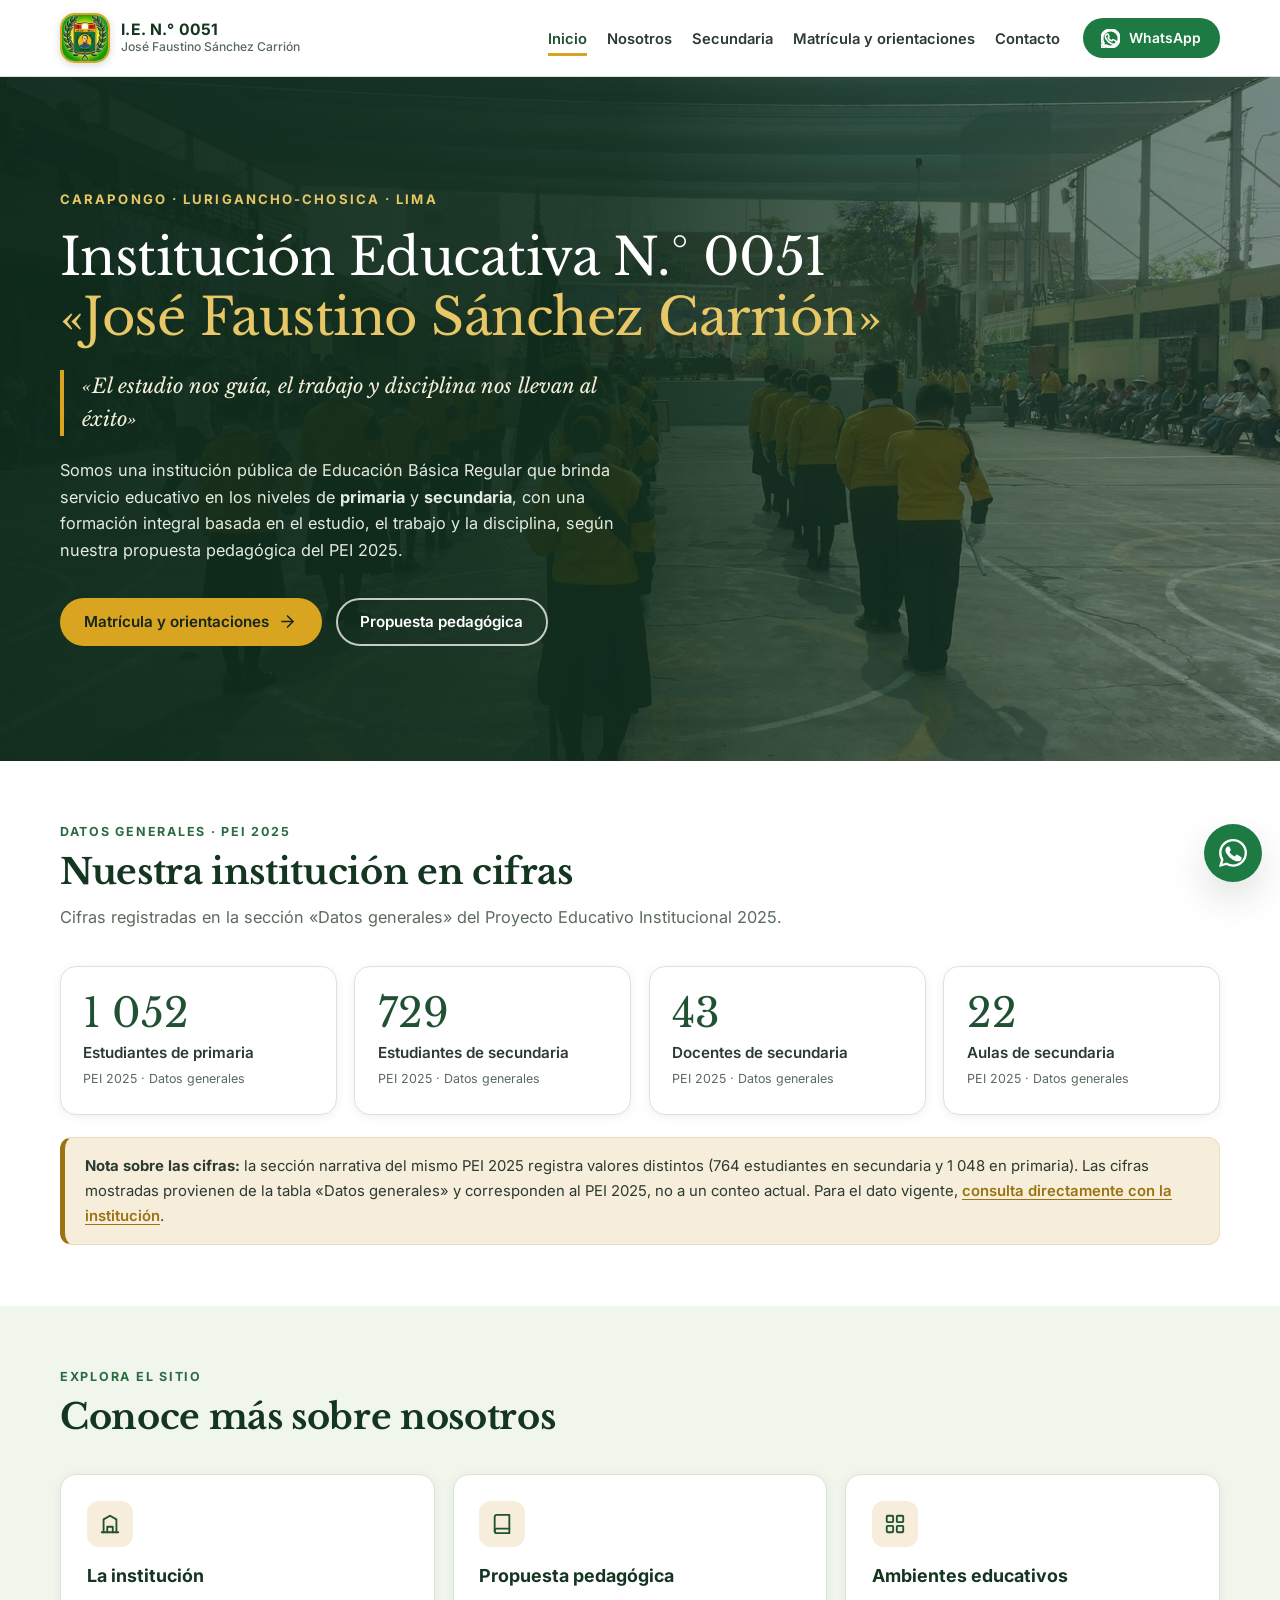
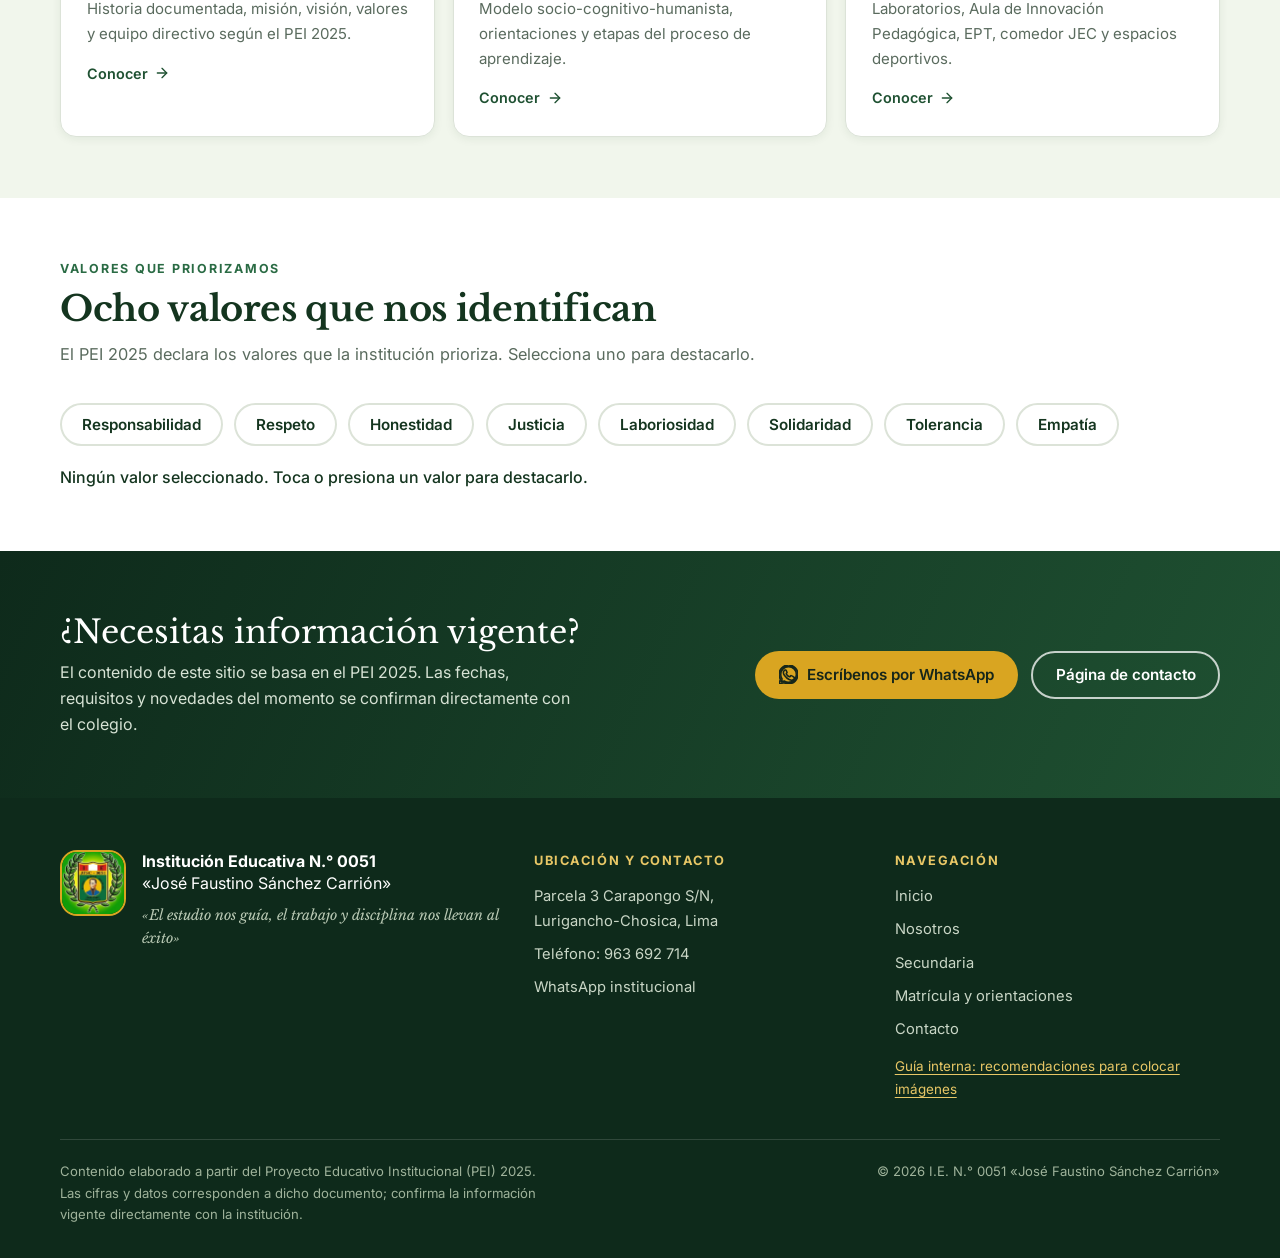
<file: index.html>
<!DOCTYPE html>
<html lang="es">
<head>
  <meta charset="UTF-8">
  <meta name="viewport" content="width=device-width, initial-scale=1">
  <title>Inicio | I.E. N.° 0051 «José Faustino Sánchez Carrión» — Carapongo</title>
  <meta name="description" content="Institución Educativa N.° 0051 José Faustino Sánchez Carrión, Carapongo (Lurigancho-Chosica, Lima). Educación Básica Regular en primaria y secundaria. Datos institucionales según el PEI 2025. Informes: 963 692 714.">
  <meta name="theme-color" content="#14351f">

  <meta property="og:type" content="website">
  <meta property="og:title" content="I.E. N.° 0051 «José Faustino Sánchez Carrión»">
  <meta property="og:description" content="«El estudio nos guía, el trabajo y disciplina nos llevan al éxito». Primaria y secundaria — Carapongo, Lurigancho-Chosica.">
  <meta property="og:locale" content="es_PE">

  <link rel="icon" type="image/jpeg" href="images/escudo.jpg">
  <link rel="preconnect" href="https://fonts.googleapis.com">
  <link rel="preconnect" href="https://fonts.gstatic.com" crossorigin>
  <link href="https://fonts.googleapis.com/css2?family=Inter:wght@400;500;600;700&family=Libre+Baskerville:ital,wght@0,400;0,700;1,400&display=swap" rel="stylesheet">

  <link rel="stylesheet" href="styles.css">
  <script src="script.js" defer></script>

  <noscript>
    <style>
      .js [data-reveal] { opacity: 1 !important; transform: none !important; }
      @media (max-width: 899px) { .nav { display: flex; } .nav-toggle { display: none !important; } }
    </style>
  </noscript>
</head>
<body>
  <a class="skip-link" href="#contenido">Saltar al contenido principal</a>

  <!-- ============ ENCABEZADO ============ -->
  <header class="header" id="header">
    <div class="container header-inner">
      <a class="brand" href="index.html">
        <img class="brand-escudo" src="images/escudo.jpg" alt="" width="50" height="50">
        <span class="brand-text">
          <strong>I.E. N.° 0051</strong>
          <span>José Faustino Sánchez Carrión</span>
        </span>
      </a>

      <nav class="nav" id="nav" aria-label="Navegación principal">
        <ul class="nav-list">
          <li><a class="nav-link" aria-current="page" href="index.html">Inicio</a></li>
          <li><a class="nav-link" href="nosotros/index.html">Nosotros</a></li>
          <li><a class="nav-link" href="secundaria/index.html">Secundaria</a></li>
          <li><a class="nav-link" href="admision/index.html">Matrícula y orientaciones</a></li>
          <li><a class="nav-link" href="contacto/index.html">Contacto</a></li>
        </ul>
        <a class="btn btn-wa btn-wa-nav" href="https://wa.me/51963692714?text=Hola%2C%20quisiera%20informaci%C3%B3n%20sobre%20la%20I.E.%20N.%C2%B0%200051%20Jos%C3%A9%20Faustino%20S%C3%A1nchez%20Carri%C3%B3n." target="_blank" rel="noopener">
          <svg class="icon" viewBox="0 0 24 24" aria-hidden="true"><path d="M17.472 14.382c-.297-.149-1.758-.867-2.03-.967-.273-.099-.471-.148-.67.15-.197.297-.767.966-.94 1.164-.173.199-.347.223-.644.075-.297-.15-1.255-.463-2.39-1.475-.883-.788-1.48-1.761-1.653-2.059-.173-.297-.018-.458.13-.606.134-.133.347-.347.52-.52.174-.174.232-.298.347-.497.115-.198.057-.371-.058-.52-.115-.148-.694-1.672-1.012-2.287-.28-.562-.565-.486-.77-.495-.2-.008-.428-.01-.656-.01-.228 0-.598.086-.911.432-.313.347-1.194 1.168-1.194 2.845 0 1.677 1.223 3.296 1.394 3.495.17.198 2.4 3.665 5.818 5.14.813.351 1.448.561 1.943.718.817.26 1.56.223 2.147.135.655-.098 2.016-.824 2.3-1.62.283-.797.283-1.48.198-1.623-.085-.144-.311-.232-.608-.38z"/><path d="M20.52 3.449C18.24 1.245 15.24 0 12.045 0 5.463 0 .104 5.334.101 11.893c0 2.096.549 4.14 1.595 5.945L0 24l6.305-1.654a11.9 11.9 0 0 0 5.71 1.447h.006c6.585 0 11.946-5.336 11.949-11.896a11.82 11.82 0 0 0-3.45-8.448ZM12.05 21.785h-.005a9.9 9.9 0 0 1-5.03-1.378l-.36-.214-3.741.981.999-3.648-.235-.374a9.86 9.86 0 0 1-1.51-5.26c.002-5.45 4.436-9.884 9.889-9.884a9.82 9.82 0 0 1 6.988 2.898 9.82 9.82 0 0 1 2.893 6.994c-.004 5.45-4.437 9.885-9.888 9.885Z"/></svg>
          WhatsApp
        </a>
      </nav>

      <button class="nav-toggle" id="nav-toggle" type="button" aria-expanded="false" aria-controls="nav" aria-label="Abrir menú">
        <span></span><span></span><span></span>
      </button>
    </div>
  </header>

  <main id="contenido">
    <!-- ============ PORTADA ============ -->
    <section class="hero-home">
      <div class="container hero-inner">
        <p class="hero-eyebrow">Carapongo · Lurigancho-Chosica · Lima</p>
        <h1 class="hero-title">
          Institución Educativa N.° 0051<br>
          <span class="gold">«José Faustino Sánchez Carrión»</span>
        </h1>
        <blockquote class="hero-lema">
          «El estudio nos guía, el trabajo y disciplina nos llevan al éxito»
        </blockquote>
        <p class="hero-text">
          Somos una institución pública de Educación Básica Regular que brinda servicio
          educativo en los niveles de <strong>primaria</strong> y <strong>secundaria</strong>,
          con una formación integral basada en el estudio, el trabajo y la disciplina,
          según nuestra propuesta pedagógica del PEI 2025.
        </p>
        <div class="hero-actions">
          <a class="btn btn-gold" href="admision/index.html">
            Matrícula y orientaciones
            <svg class="icon" viewBox="0 0 24 24" aria-hidden="true"><path d="M5 12h14"/><path d="m12 5 7 7-7 7"/></svg>
          </a>
          <a class="btn btn-outline-light" href="secundaria/index.html">Propuesta pedagógica</a>
        </div>
        <p class="sr-only">Fotografía de fondo: formación de estudiantes con el uniforme institucional en el patio de la institución durante una ceremonia escolar.</p>
      </div>
    </section>

    <!-- ============ CIFRAS DEL PEI 2025 ============ -->
    <section class="section" aria-labelledby="titulo-cifras">
      <div class="container">
        <div class="section-head" data-reveal>
          <span class="eyebrow">Datos generales · PEI 2025</span>
          <h2 id="titulo-cifras">Nuestra institución en cifras</h2>
          <p class="section-intro">
            Cifras registradas en la sección «Datos generales» del Proyecto Educativo
            Institucional 2025.
          </p>
        </div>

        <ul class="stats-grid" data-reveal>
          <li class="stat-card">
            <p class="stat-figure">1 052</p>
            <p class="stat-label">Estudiantes de primaria</p>
            <p class="stat-note">PEI 2025 · Datos generales</p>
          </li>
          <li class="stat-card">
            <p class="stat-figure">729</p>
            <p class="stat-label">Estudiantes de secundaria</p>
            <p class="stat-note">PEI 2025 · Datos generales</p>
          </li>
          <li class="stat-card">
            <p class="stat-figure">43</p>
            <p class="stat-label">Docentes de secundaria</p>
            <p class="stat-note">PEI 2025 · Datos generales</p>
          </li>
          <li class="stat-card">
            <p class="stat-figure">22</p>
            <p class="stat-label">Aulas de secundaria</p>
            <p class="stat-note">PEI 2025 · Datos generales</p>
          </li>
        </ul>

        <div class="alert" role="note">
          <p>
            <strong>Nota sobre las cifras:</strong> la sección narrativa del mismo PEI 2025
            registra valores distintos (764 estudiantes en secundaria y 1 048 en primaria).
            Las cifras mostradas provienen de la tabla «Datos generales» y corresponden al
            PEI 2025, no a un conteo actual. Para el dato vigente,
            <a class="text-link" href="contacto/index.html">consulta directamente con la institución</a>.
          </p>
        </div>
      </div>
    </section>

    <!-- ============ ENLACES DESTACADOS ============ -->
    <section class="section section--soft" aria-labelledby="titulo-explora">
      <div class="container">
        <div class="section-head" data-reveal>
          <span class="eyebrow">Explora el sitio</span>
          <h2 id="titulo-explora">Conoce más sobre nosotros</h2>
        </div>

        <div class="grid grid-3" data-reveal>
          <a class="quick-card" href="nosotros/index.html">
            <span class="icon-chip">
              <svg class="icon" viewBox="0 0 24 24" aria-hidden="true"><path d="M3 21h18"/><path d="M5 21V7l7-4 7 4v14"/><path d="M9 21v-6h6v6"/></svg>
            </span>
            <h3>La institución</h3>
            <p>Historia documentada, misión, visión, valores y equipo directivo según el PEI 2025.</p>
            <span class="quick-more">Conocer
              <svg class="icon" viewBox="0 0 24 24" aria-hidden="true"><path d="M5 12h14"/><path d="m12 5 7 7-7 7"/></svg>
            </span>
          </a>
          <a class="quick-card" href="secundaria/index.html">
            <span class="icon-chip">
              <svg class="icon" viewBox="0 0 24 24" aria-hidden="true"><path d="M4 19.5A2.5 2.5 0 0 1 6.5 17H20"/><path d="M6.5 2H20v20H6.5A2.5 2.5 0 0 1 4 19.5v-15A2.5 2.5 0 0 1 6.5 2z"/></svg>
            </span>
            <h3>Propuesta pedagógica</h3>
            <p>Modelo socio-cognitivo-humanista, orientaciones y etapas del proceso de aprendizaje.</p>
            <span class="quick-more">Conocer
              <svg class="icon" viewBox="0 0 24 24" aria-hidden="true"><path d="M5 12h14"/><path d="m12 5 7 7-7 7"/></svg>
            </span>
          </a>
          <a class="quick-card" href="secundaria/index.html#ambientes">
            <span class="icon-chip">
              <svg class="icon" viewBox="0 0 24 24" aria-hidden="true"><rect x="3" y="3" width="7" height="7" rx="1"/><rect x="14" y="3" width="7" height="7" rx="1"/><rect x="14" y="14" width="7" height="7" rx="1"/><rect x="3" y="14" width="7" height="7" rx="1"/></svg>
            </span>
            <h3>Ambientes educativos</h3>
            <p>Laboratorios, Aula de Innovación Pedagógica, EPT, comedor JEC y espacios deportivos.</p>
            <span class="quick-more">Conocer
              <svg class="icon" viewBox="0 0 24 24" aria-hidden="true"><path d="M5 12h14"/><path d="m12 5 7 7-7 7"/></svg>
            </span>
          </a>
        </div>
      </div>
    </section>

    <!-- ============ VALORES ============ -->
    <section class="section" aria-labelledby="titulo-valores">
      <div class="container">
        <div class="section-head" data-reveal>
          <span class="eyebrow">Valores que priorizamos</span>
          <h2 id="titulo-valores">Ocho valores que nos identifican</h2>
          <p class="section-intro">
            El PEI 2025 declara los valores que la institución prioriza.
            Selecciona uno para destacarlo.
          </p>
        </div>

        <div class="values-list" data-reveal>
          <button class="value-chip" type="button" data-value="Responsabilidad" aria-pressed="false">Responsabilidad</button>
          <button class="value-chip" type="button" data-value="Respeto" aria-pressed="false">Respeto</button>
          <button class="value-chip" type="button" data-value="Honestidad" aria-pressed="false">Honestidad</button>
          <button class="value-chip" type="button" data-value="Justicia" aria-pressed="false">Justicia</button>
          <button class="value-chip" type="button" data-value="Laboriosidad" aria-pressed="false">Laboriosidad</button>
          <button class="value-chip" type="button" data-value="Solidaridad" aria-pressed="false">Solidaridad</button>
          <button class="value-chip" type="button" data-value="Tolerancia" aria-pressed="false">Tolerancia</button>
          <button class="value-chip" type="button" data-value="Empatía" aria-pressed="false">Empatía</button>
        </div>

        <p class="value-status" id="valor-status" role="status">
          Ningún valor seleccionado. Toca o presiona un valor para destacarlo.
        </p>
      </div>
    </section>

    <!-- ============ LLAMADA A LA ACCIÓN ============ -->
    <section class="section section--dark cta-band" aria-labelledby="titulo-cta">
      <div class="container cta-inner">
        <div data-reveal>
          <h2 id="titulo-cta">¿Necesitas información vigente?</h2>
          <p>
            El contenido de este sitio se basa en el PEI 2025. Las fechas, requisitos y
            novedades del momento se confirman directamente con el colegio.
          </p>
        </div>
        <div class="cta-actions" data-reveal>
          <a class="btn btn-gold" href="https://wa.me/51963692714?text=Hola%2C%20quisiera%20informaci%C3%B3n%20sobre%20la%20I.E.%20N.%C2%B0%200051%20Jos%C3%A9%20Faustino%20S%C3%A1nchez%20Carri%C3%B3n." target="_blank" rel="noopener">
            <svg class="icon" viewBox="0 0 24 24" aria-hidden="true"><path d="M17.472 14.382c-.297-.149-1.758-.867-2.03-.967-.273-.099-.471-.148-.67.15-.197.297-.767.966-.94 1.164-.173.199-.347.223-.644.075-.297-.15-1.255-.463-2.39-1.475-.883-.788-1.48-1.761-1.653-2.059-.173-.297-.018-.458.13-.606.134-.133.347-.347.52-.52.174-.174.232-.298.347-.497.115-.198.057-.371-.058-.52-.115-.148-.694-1.672-1.012-2.287-.28-.562-.565-.486-.77-.495-.2-.008-.428-.01-.656-.01-.228 0-.598.086-.911.432-.313.347-1.194 1.168-1.194 2.845 0 1.677 1.223 3.296 1.394 3.495.17.198 2.4 3.665 5.818 5.14.813.351 1.448.561 1.943.718.817.26 1.56.223 2.147.135.655-.098 2.016-.824 2.3-1.62.283-.797.283-1.48.198-1.623-.085-.144-.311-.232-.608-.38z"/><path d="M20.52 3.449C18.24 1.245 15.24 0 12.045 0 5.463 0 .104 5.334.101 11.893c0 2.096.549 4.14 1.595 5.945L0 24l6.305-1.654a11.9 11.9 0 0 0 5.71 1.447h.006c6.585 0 11.946-5.336 11.949-11.896a11.82 11.82 0 0 0-3.45-8.448ZM12.05 21.785h-.005a9.9 9.9 0 0 1-5.03-1.378l-.36-.214-3.741.981.999-3.648-.235-.374a9.86 9.86 0 0 1-1.51-5.26c.002-5.45 4.436-9.884 9.889-9.884a9.82 9.82 0 0 1 6.988 2.898 9.82 9.82 0 0 1 2.893 6.994c-.004 5.45-4.437 9.885-9.888 9.885Z"/></svg>
            Escríbenos por WhatsApp
          </a>
          <a class="btn btn-outline-light" href="contacto/index.html">Página de contacto</a>
        </div>
      </div>
    </section>
  </main>

  <!-- ============ PIE DE PÁGINA ============ -->
  <footer class="footer">
    <div class="container footer-grid">
      <div class="footer-brand">
        <img class="footer-escudo" src="images/escudo.jpg" alt="" width="66" height="66">
        <div>
          <p class="footer-name">
            <strong>Institución Educativa N.° 0051</strong><br>
            «José Faustino Sánchez Carrión»
          </p>
          <p class="footer-lema">«El estudio nos guía, el trabajo y disciplina nos llevan al éxito»</p>
        </div>
      </div>

      <nav aria-label="Ubicación y contacto (pie de página)">
        <h2 class="footer-title">Ubicación y contacto</h2>
        <ul class="footer-list">
          <li>Parcela 3 Carapongo S/N,<br>Lurigancho-Chosica, Lima</li>
          <li><a href="tel:+51963692714">Teléfono: 963 692 714</a></li>
          <li><a href="https://wa.me/51963692714" target="_blank" rel="noopener">WhatsApp institucional</a></li>
        </ul>
      </nav>

      <nav aria-label="Navegación del pie de página">
        <h2 class="footer-title">Navegación</h2>
        <ul class="footer-list">
          <li><a href="index.html">Inicio</a></li>
          <li><a href="nosotros/index.html">Nosotros</a></li>
          <li><a href="secundaria/index.html">Secundaria</a></li>
          <li><a href="admision/index.html">Matrícula y orientaciones</a></li>
          <li><a href="contacto/index.html">Contacto</a></li>
        </ul>
        <a class="footer-guide-link" href="guia-imagenes/index.html">Guía interna: recomendaciones para colocar imágenes</a>
      </nav>
    </div>

    <div class="container footer-bottom">
      <p>
        Contenido elaborado a partir del Proyecto Educativo Institucional (PEI) 2025.
        Las cifras y datos corresponden a dicho documento; confirma la información vigente
        directamente con la institución.
      </p>
      <p>© <span id="year">2026</span> I.E. N.° 0051 «José Faustino Sánchez Carrión»</p>
    </div>
  </footer>

  <!-- Botón flotante de WhatsApp -->
  <a class="wa-fab" href="https://wa.me/51963692714?text=Hola%2C%20quisiera%20informaci%C3%B3n%20sobre%20la%20I.E.%20N.%C2%B0%200051%20Jos%C3%A9%20Faustino%20S%C3%A1nchez%20Carri%C3%B3n." target="_blank" rel="noopener" aria-label="Escríbenos por WhatsApp al 963 692 714">
    <svg viewBox="0 0 24 24" aria-hidden="true"><path d="M17.472 14.382c-.297-.149-1.758-.867-2.03-.967-.273-.099-.471-.148-.67.15-.197.297-.767.966-.94 1.164-.173.199-.347.223-.644.075-.297-.15-1.255-.463-2.39-1.475-.883-.788-1.48-1.761-1.653-2.059-.173-.297-.018-.458.13-.606.134-.133.347-.347.52-.52.174-.174.232-.298.347-.497.115-.198.057-.371-.058-.52-.115-.148-.694-1.672-1.012-2.287-.28-.562-.565-.486-.77-.495-.2-.008-.428-.01-.656-.01-.228 0-.598.086-.911.432-.313.347-1.194 1.168-1.194 2.845 0 1.677 1.223 3.296 1.394 3.495.17.198 2.4 3.665 5.818 5.14.813.351 1.448.561 1.943.718.817.26 1.56.223 2.147.135.655-.098 2.016-.824 2.3-1.62.283-.797.283-1.48.198-1.623-.085-.144-.311-.232-.608-.38z"/><path d="M20.52 3.449C18.24 1.245 15.24 0 12.045 0 5.463 0 .104 5.334.101 11.893c0 2.096.549 4.14 1.595 5.945L0 24l6.305-1.654a11.9 11.9 0 0 0 5.71 1.447h.006c6.585 0 11.946-5.336 11.949-11.896a11.82 11.82 0 0 0-3.45-8.448ZM12.05 21.785h-.005a9.9 9.9 0 0 1-5.03-1.378l-.36-.214-3.741.981.999-3.648-.235-.374a9.86 9.86 0 0 1-1.51-5.26c.002-5.45 4.436-9.884 9.889-9.884a9.82 9.82 0 0 1 6.988 2.898 9.82 9.82 0 0 1 2.893 6.994c-.004 5.45-4.437 9.885-9.888 9.885Z"/></svg>
  </a>
</body>
</html>
</file>
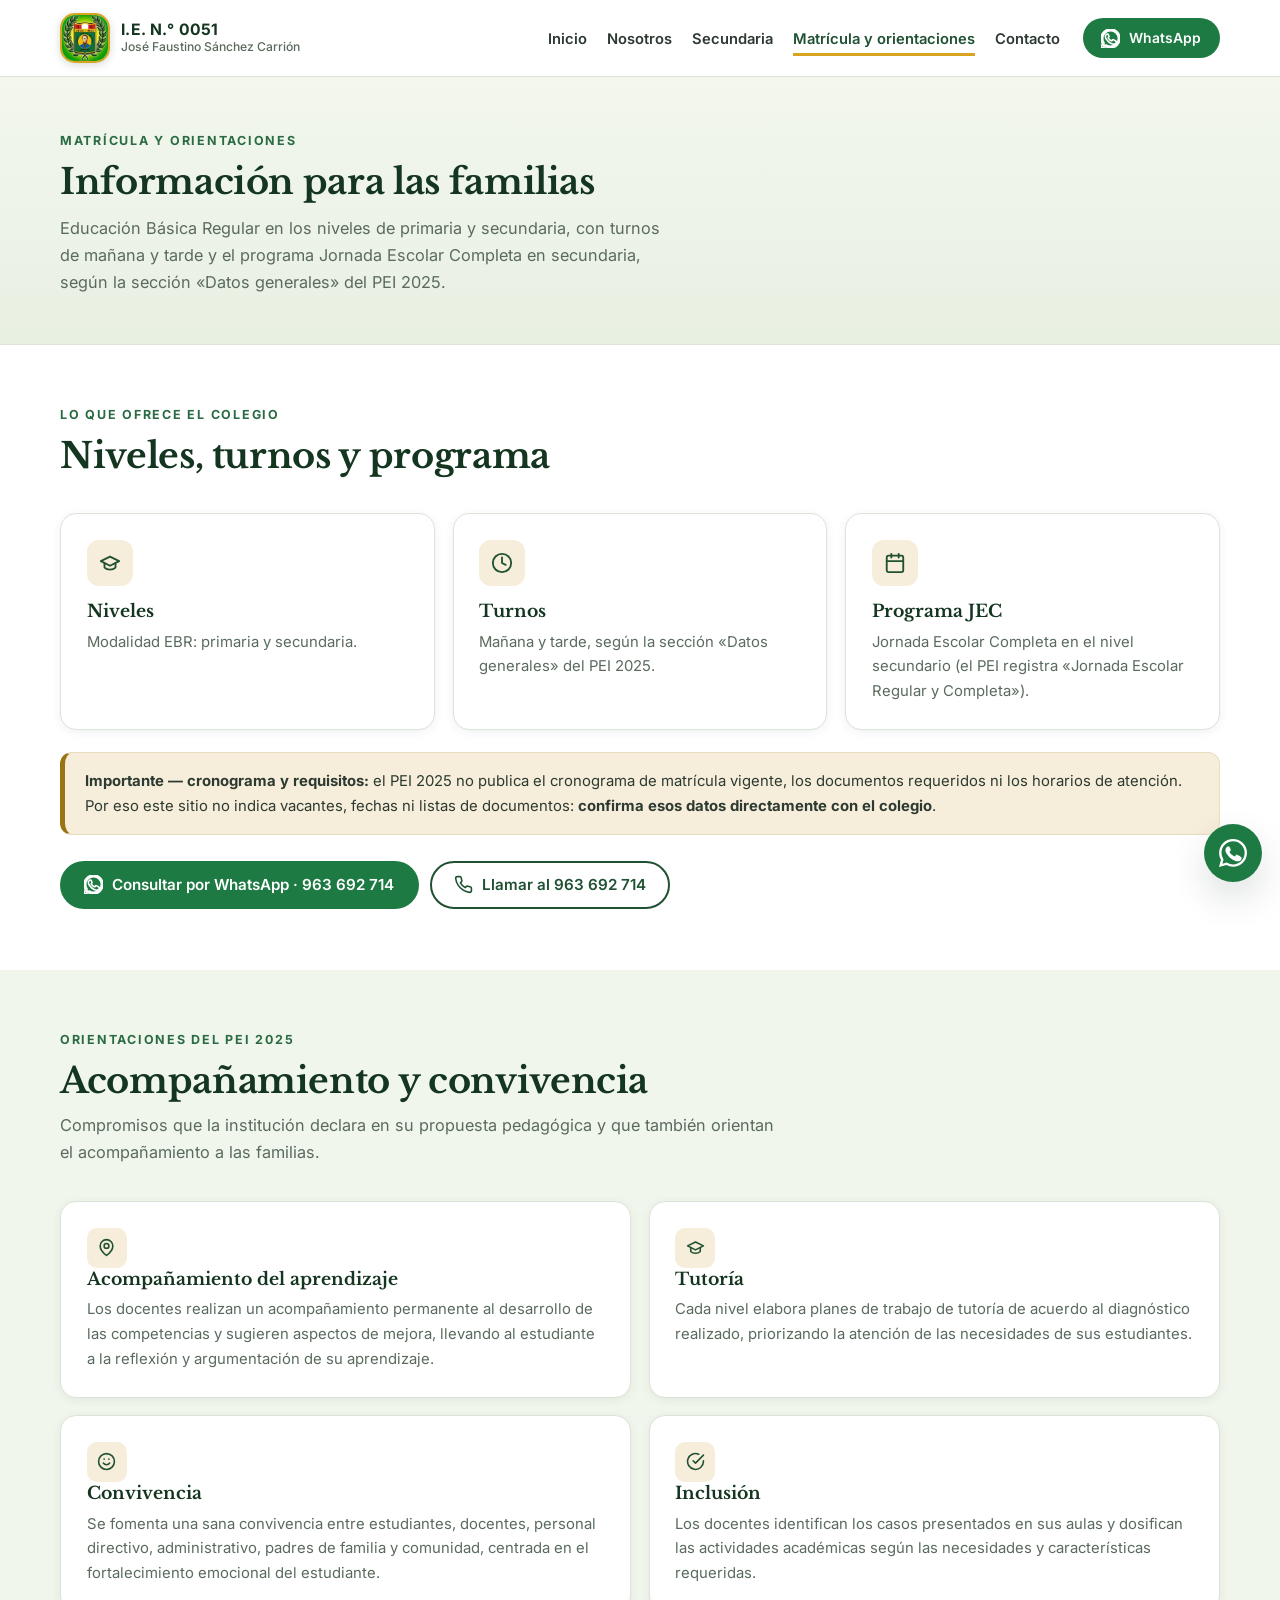
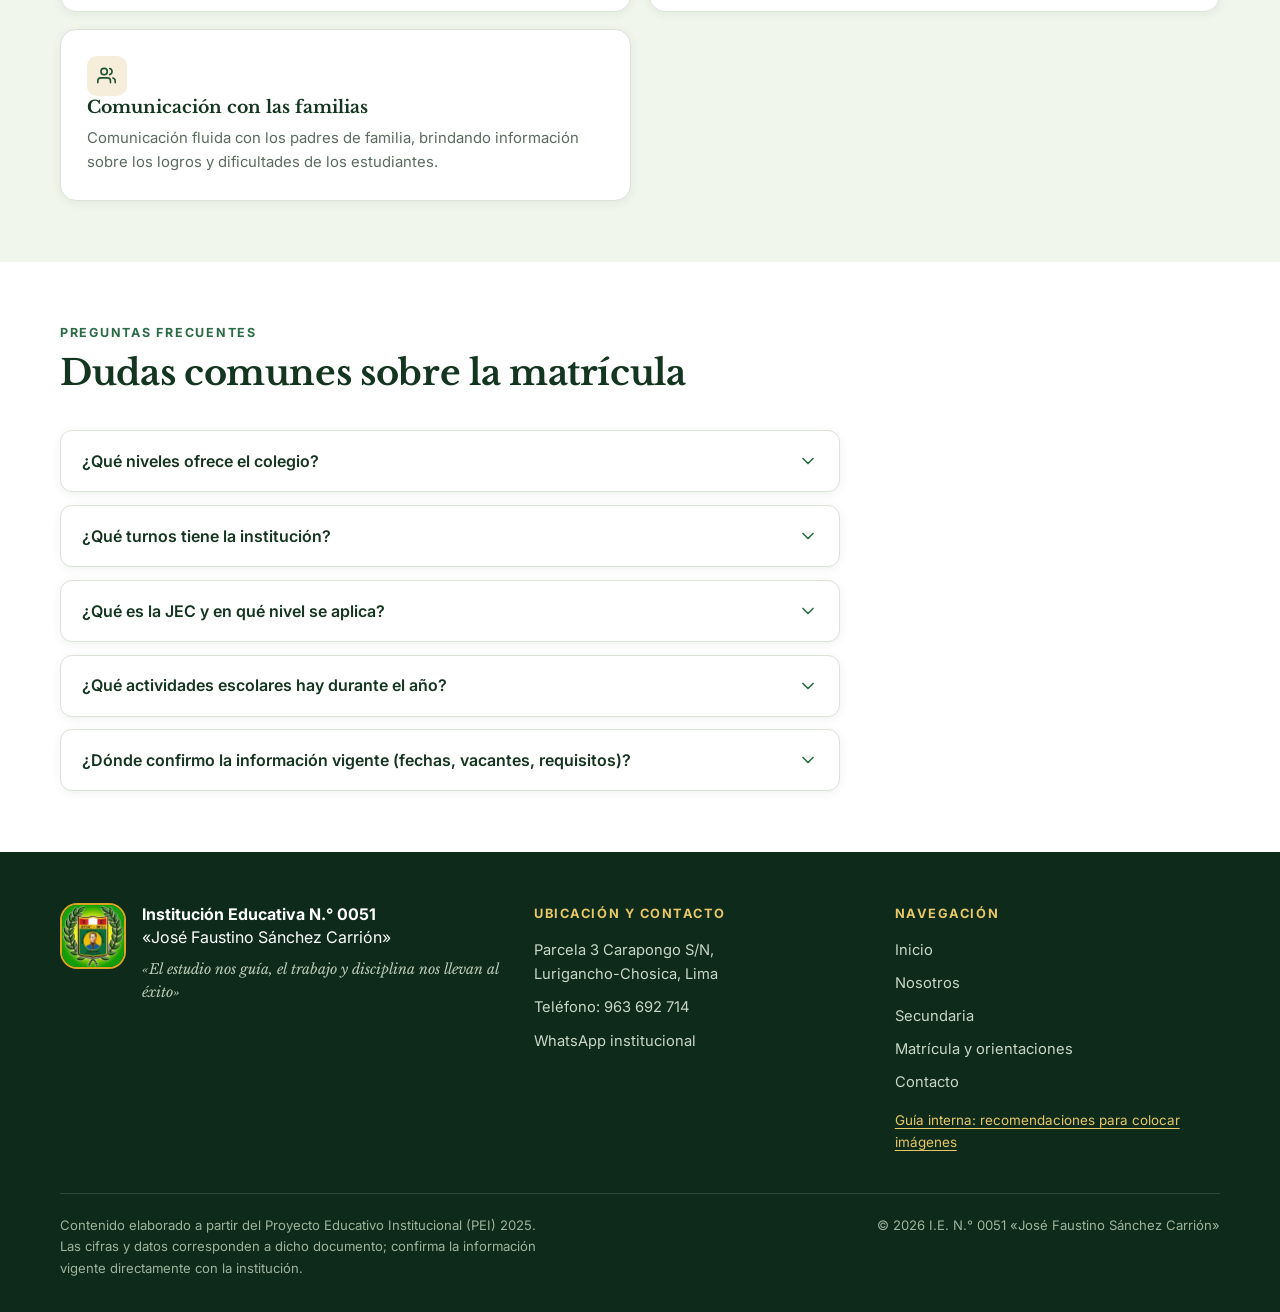
<file: admision/index.html>
<!DOCTYPE html>
<html lang="es">
<head>
  <meta charset="UTF-8">
  <meta name="viewport" content="width=device-width, initial-scale=1">
  <title>Matrícula y orientaciones | I.E. N.° 0051 «José Faustino Sánchez Carrión»</title>
  <meta name="description" content="Información sobre matrícula en la I.E. N.° 0051 José Faustino Sánchez Carrión: niveles de primaria y secundaria, turnos, programa JEC y orientaciones del PEI 2025. Confirma cronograma y requisitos al 963 692 714.">
  <meta name="theme-color" content="#14351f">

  <meta property="og:type" content="website">
  <meta property="og:title" content="Matrícula y orientaciones — I.E. N.° 0051 «José Faustino Sánchez Carrión»">
  <meta property="og:description" content="Niveles, turnos, JEC y orientaciones para familias según el PEI 2025. Consulta el cronograma vigente al 963 692 714.">
  <meta property="og:locale" content="es_PE">

  <link rel="icon" type="image/jpeg" href="../images/escudo.jpg">
  <link rel="preconnect" href="https://fonts.googleapis.com">
  <link rel="preconnect" href="https://fonts.gstatic.com" crossorigin>
  <link href="https://fonts.googleapis.com/css2?family=Inter:wght@400;500;600;700&family=Libre+Baskerville:ital,wght@0,400;0,700;1,400&display=swap" rel="stylesheet">

  <link rel="stylesheet" href="../styles.css">
  <script src="../script.js" defer></script>

  <noscript>
    <style>.js [data-reveal] { opacity: 1 !important; transform: none !important; }</style>
  </noscript>
</head>
<body>
  <a class="skip-link" href="#contenido">Saltar al contenido principal</a>

  <header class="header" id="header">
    <div class="container header-inner">
      <a class="brand" href="../index.html">
        <img class="brand-escudo" src="../images/escudo.jpg" alt="" width="50" height="50">
        <span class="brand-text">
          <strong>I.E. N.° 0051</strong>
          <span>José Faustino Sánchez Carrión</span>
        </span>
      </a>

      <nav class="nav" id="nav" aria-label="Navegación principal">
        <ul class="nav-list">
          <li><a class="nav-link" href="../index.html">Inicio</a></li>
          <li><a class="nav-link" href="../nosotros/index.html">Nosotros</a></li>
          <li><a class="nav-link" href="../secundaria/index.html">Secundaria</a></li>
          <li><a class="nav-link" aria-current="page" href="index.html">Matrícula y orientaciones</a></li>
          <li><a class="nav-link" href="../contacto/index.html">Contacto</a></li>
        </ul>
        <a class="btn btn-wa btn-wa-nav" href="https://wa.me/51963692714?text=Hola%2C%20quisiera%20informaci%C3%B3n%20sobre%20la%20I.E.%20N.%C2%B0%200051%20Jos%C3%A9%20Faustino%20S%C3%A1nchez%20Carri%C3%B3n." target="_blank" rel="noopener">
          <svg class="icon" viewBox="0 0 24 24" aria-hidden="true"><path d="M17.472 14.382c-.297-.149-1.758-.867-2.03-.967-.273-.099-.471-.148-.67.15-.197.297-.767.966-.94 1.164-.173.199-.347.223-.644.075-.297-.15-1.255-.463-2.39-1.475-.883-.788-1.48-1.761-1.653-2.059-.173-.297-.018-.458.13-.606.134-.133.347-.347.52-.52.174-.174.232-.298.347-.497.115-.198.057-.371-.058-.52-.115-.148-.694-1.672-1.012-2.287-.28-.562-.565-.486-.77-.495-.2-.008-.428-.01-.656-.01-.228 0-.598.086-.911.432-.313.347-1.194 1.168-1.194 2.845 0 1.677 1.223 3.296 1.394 3.495.17.198 2.4 3.665 5.818 5.14.813.351 1.448.561 1.943.718.817.26 1.56.223 2.147.135.655-.098 2.016-.824 2.3-1.62.283-.797.283-1.48.198-1.623-.085-.144-.311-.232-.608-.38z"/><path d="M20.52 3.449C18.24 1.245 15.24 0 12.045 0 5.463 0 .104 5.334.101 11.893c0 2.096.549 4.14 1.595 5.945L0 24l6.305-1.654a11.9 11.9 0 0 0 5.71 1.447h.006c6.585 0 11.946-5.336 11.949-11.896a11.82 11.82 0 0 0-3.45-8.448ZM12.05 21.785h-.005a9.9 9.9 0 0 1-5.03-1.378l-.36-.214-3.741.981.999-3.648-.235-.374a9.86 9.86 0 0 1-1.51-5.26c.002-5.45 4.436-9.884 9.889-9.884a9.82 9.82 0 0 1 6.988 2.898 9.82 9.82 0 0 1 2.893 6.994c-.004 5.45-4.437 9.885-9.888 9.885Z"/></svg>
          WhatsApp
        </a>
      </nav>

      <button class="nav-toggle" id="nav-toggle" type="button" aria-expanded="false" aria-controls="nav" aria-label="Abrir menú">
        <span></span><span></span><span></span>
      </button>
    </div>
  </header>

  <main id="contenido">
    <section class="page-hero">
      <div class="container">
        <span class="eyebrow">Matrícula y orientaciones</span>
        <h1>Información para las familias</h1>
        <p class="page-intro">
          Educación Básica Regular en los niveles de primaria y secundaria, con turnos de
          mañana y tarde y el programa Jornada Escolar Completa en secundaria, según la
          sección «Datos generales» del PEI 2025.
        </p>
      </div>
    </section>

    <!-- ============ LO QUE OFRECE ============ -->
    <section class="section" aria-labelledby="titulo-ofrece">
      <div class="container">
        <div class="section-head" data-reveal>
          <span class="eyebrow">Lo que ofrece el colegio</span>
          <h2 id="titulo-ofrece">Niveles, turnos y programa</h2>
        </div>

        <div class="grid grid-3" data-reveal>
          <div class="card info-card">
            <span class="icon-chip">
              <svg class="icon" viewBox="0 0 24 24" aria-hidden="true"><path d="M22 10 12 5 2 10l10 5 10-5z"/><path d="M6 12v5c3 3 9 3 12 0v-5"/></svg>
            </span>
            <h3>Niveles</h3>
            <p>Modalidad EBR: primaria y secundaria.</p>
          </div>
          <div class="card info-card">
            <span class="icon-chip">
              <svg class="icon" viewBox="0 0 24 24" aria-hidden="true"><circle cx="12" cy="12" r="10"/><polyline points="12 6 12 12 16 14"/></svg>
            </span>
            <h3>Turnos</h3>
            <p>Mañana y tarde, según la sección «Datos generales» del PEI 2025.</p>
          </div>
          <div class="card info-card">
            <span class="icon-chip">
              <svg class="icon" viewBox="0 0 24 24" aria-hidden="true"><rect x="3" y="4" width="18" height="18" rx="2"/><line x1="16" y1="2" x2="16" y2="6"/><line x1="8" y1="2" x2="8" y2="6"/><line x1="3" y1="10" x2="21" y2="10"/></svg>
            </span>
            <h3>Programa JEC</h3>
            <p>Jornada Escolar Completa en el nivel secundario (el PEI registra «Jornada Escolar Regular y Completa»).</p>
          </div>
        </div>

        <div class="alert" role="note">
          <p>
            <strong>Importante — cronograma y requisitos:</strong> el PEI 2025 no publica el
            cronograma de matrícula vigente, los documentos requeridos ni los horarios de
            atención. Por eso este sitio no indica vacantes, fechas ni listas de
            documentos: <strong>confirma esos datos directamente con el colegio</strong>.
          </p>
        </div>

        <div class="contact-actions" style="margin-top: 1.6rem;" data-reveal>
          <a class="btn btn-wa" href="https://wa.me/51963692714?text=Hola%2C%20quisiera%20informaci%C3%B3n%20sobre%20matr%C3%ADcula%20y%20orientaciones%20de%20la%20I.E.%20N.%C2%B0%200051." target="_blank" rel="noopener">
            <svg class="icon" viewBox="0 0 24 24" aria-hidden="true"><path d="M17.472 14.382c-.297-.149-1.758-.867-2.03-.967-.273-.099-.471-.148-.67.15-.197.297-.767.966-.94 1.164-.173.199-.347.223-.644.075-.297-.15-1.255-.463-2.39-1.475-.883-.788-1.48-1.761-1.653-2.059-.173-.297-.018-.458.13-.606.134-.133.347-.347.52-.52.174-.174.232-.298.347-.497.115-.198.057-.371-.058-.52-.115-.148-.694-1.672-1.012-2.287-.28-.562-.565-.486-.77-.495-.2-.008-.428-.01-.656-.01-.228 0-.598.086-.911.432-.313.347-1.194 1.168-1.194 2.845 0 1.677 1.223 3.296 1.394 3.495.17.198 2.4 3.665 5.818 5.14.813.351 1.448.561 1.943.718.817.26 1.56.223 2.147.135.655-.098 2.016-.824 2.3-1.62.283-.797.283-1.48.198-1.623-.085-.144-.311-.232-.608-.38z"/><path d="M20.52 3.449C18.24 1.245 15.24 0 12.045 0 5.463 0 .104 5.334.101 11.893c0 2.096.549 4.14 1.595 5.945L0 24l6.305-1.654a11.9 11.9 0 0 0 5.71 1.447h.006c6.585 0 11.946-5.336 11.949-11.896a11.82 11.82 0 0 0-3.45-8.448ZM12.05 21.785h-.005a9.9 9.9 0 0 1-5.03-1.378l-.36-.214-3.741.981.999-3.648-.235-.374a9.86 9.86 0 0 1-1.51-5.26c.002-5.45 4.436-9.884 9.889-9.884a9.82 9.82 0 0 1 6.988 2.898 9.82 9.82 0 0 1 2.893 6.994c-.004 5.45-4.437 9.885-9.888 9.885Z"/></svg>
            Consultar por WhatsApp · 963 692 714
          </a>
          <a class="btn btn-outline" href="tel:+51963692714">
            <svg class="icon" viewBox="0 0 24 24" aria-hidden="true"><path d="M22 16.92v3a2 2 0 0 1-2.18 2 19.79 19.79 0 0 1-8.63-3.07 19.5 19.5 0 0 1-6-6 19.79 19.79 0 0 1-3.07-8.67A2 2 0 0 1 4.11 2h3a2 2 0 0 1 2 1.72 12.84 12.84 0 0 0 .7 2.81 2 2 0 0 1-.45 2.11L8.09 9.91a16 16 0 0 0 6 6l1.27-1.27a2 2 0 0 1 2.11-.45 12.84 12.84 0 0 0 2.81.7A2 2 0 0 1 22 16.92z"/></svg>
            Llamar al 963 692 714
          </a>
        </div>
      </div>
    </section>

    <!-- ============ ORIENTACIONES ============ -->
    <section class="section section--soft" aria-labelledby="titulo-orientaciones">
      <div class="container">
        <div class="section-head" data-reveal>
          <span class="eyebrow">Orientaciones del PEI 2025</span>
          <h2 id="titulo-orientaciones">Acompañamiento y convivencia</h2>
          <p class="section-intro">
            Compromisos que la institución declara en su propuesta pedagógica y que también
            orientan el acompañamiento a las familias.
          </p>
        </div>

        <div class="grid grid-2" data-reveal>
          <div class="card info-card">
            <span class="icon-chip icon-chip--sm">
              <svg class="icon" viewBox="0 0 24 24" aria-hidden="true"><path d="M20 10c0 6-8 12-8 12s-8-6-8-12a8 8 0 0 1 16 0Z"/><circle cx="12" cy="10" r="3"/></svg>
            </span>
            <h3>Acompañamiento del aprendizaje</h3>
            <p>
              Los docentes realizan un acompañamiento permanente al desarrollo de las
              competencias y sugieren aspectos de mejora, llevando al estudiante a la
              reflexión y argumentación de su aprendizaje.
            </p>
          </div>
          <div class="card info-card">
            <span class="icon-chip icon-chip--sm">
              <svg class="icon" viewBox="0 0 24 24" aria-hidden="true"><path d="M22 10 12 5 2 10l10 5 10-5z"/><path d="M6 12v5c3 3 9 3 12 0v-5"/></svg>
            </span>
            <h3>Tutoría</h3>
            <p>
              Cada nivel elabora planes de trabajo de tutoría de acuerdo al diagnóstico
              realizado, priorizando la atención de las necesidades de sus estudiantes.
            </p>
          </div>
          <div class="card info-card">
            <span class="icon-chip icon-chip--sm">
              <svg class="icon" viewBox="0 0 24 24" aria-hidden="true"><circle cx="12" cy="12" r="10"/><path d="M8 14s1.5 2 4 2 4-2 4-2"/><line x1="9" y1="9" x2="9.01" y2="9"/><line x1="15" y1="9" x2="15.01" y2="9"/></svg>
            </span>
            <h3>Convivencia</h3>
            <p>
              Se fomenta una sana convivencia entre estudiantes, docentes, personal
              directivo, administrativo, padres de familia y comunidad, centrada en el
              fortalecimiento emocional del estudiante.
            </p>
          </div>
          <div class="card info-card">
            <span class="icon-chip icon-chip--sm">
              <svg class="icon" viewBox="0 0 24 24" aria-hidden="true"><path d="M22 11.08V12a10 10 0 1 1-5.93-9.14"/><polyline points="22 4 12 14.01 9 11.01"/></svg>
            </span>
            <h3>Inclusión</h3>
            <p>
              Los docentes identifican los casos presentados en sus aulas y dosifican las
              actividades académicas según las necesidades y características requeridas.
            </p>
          </div>
          <div class="card info-card">
            <span class="icon-chip icon-chip--sm">
              <svg class="icon" viewBox="0 0 24 24" aria-hidden="true"><path d="M17 21v-2a4 4 0 0 0-4-4H5a4 4 0 0 0-4 4v2"/><circle cx="9" cy="7" r="4"/><path d="M23 21v-2a4 4 0 0 0-3-3.87"/><path d="M16 3.13a4 4 0 0 1 0 7.75"/></svg>
            </span>
            <h3>Comunicación con las familias</h3>
            <p>
              Comunicación fluida con los padres de familia, brindando información sobre los
              logros y dificultades de los estudiantes.
            </p>
          </div>
        </div>
      </div>
    </section>

    <!-- ============ PREGUNTAS FRECUENTES ============ -->
    <section class="section" aria-labelledby="titulo-faq">
      <div class="container">
        <div class="section-head" data-reveal>
          <span class="eyebrow">Preguntas frecuentes</span>
          <h2 id="titulo-faq">Dudas comunes sobre la matrícula</h2>
        </div>

        <div class="faq" data-reveal>
          <details class="faq-item">
            <summary>
              ¿Qué niveles ofrece el colegio?
              <svg class="icon" viewBox="0 0 24 24" aria-hidden="true"><polyline points="6 9 12 15 18 9"/></svg>
            </summary>
            <div class="faq-a">
              <p>
                El colegio brinda Educación Básica Regular (EBR) en los niveles de
                <strong>primaria</strong> y <strong>secundaria</strong>, según la sección
                «Datos generales» del PEI 2025.
              </p>
            </div>
          </details>

          <details class="faq-item">
            <summary>
              ¿Qué turnos tiene la institución?
              <svg class="icon" viewBox="0 0 24 24" aria-hidden="true"><polyline points="6 9 12 15 18 9"/></svg>
            </summary>
            <div class="faq-a">
              <p>
                La sección «Datos generales» del PEI 2025 registra los turnos de
                <strong>mañana y tarde</strong>. Para confirmar el horario del grado que te
                interesa, consulta directamente con el colegio.
              </p>
            </div>
          </details>

          <details class="faq-item">
            <summary>
              ¿Qué es la JEC y en qué nivel se aplica?
              <svg class="icon" viewBox="0 0 24 24" aria-hidden="true"><polyline points="6 9 12 15 18 9"/></svg>
            </summary>
            <div class="faq-a">
              <p>
                La <strong>Jornada Escolar Completa (JEC)</strong> es un programa que amplía
                la jornada escolar. El PEI 2025 registra el programa «Jornada Escolar Regular
                y Completa» y menciona, por ejemplo, el comedor para estudiantes del nivel
                secundario JEC. Confirma con el colegio la jornada actual del grado que te
                interesa.
              </p>
            </div>
          </details>

          <details class="faq-item">
            <summary>
              ¿Qué actividades escolares hay durante el año?
              <svg class="icon" viewBox="0 0 24 24" aria-hidden="true"><polyline points="6 9 12 15 18 9"/></svg>
            </summary>
            <div class="faq-a">
              <p>
                El PEI 2025 menciona los concursos José María Arguedas, Juegos Florales,
                FENCYT, ONEM, Crea y Emprende, los Juegos Deportivos Escolares y un
                <strong>taller de música</strong>. El documento no publica fechas ni
                inscripciones; los detalles vigentes se confirman con el colegio.
              </p>
            </div>
          </details>

          <details class="faq-item">
            <summary>
              ¿Dónde confirmo la información vigente (fechas, vacantes, requisitos)?
              <svg class="icon" viewBox="0 0 24 24" aria-hidden="true"><polyline points="6 9 12 15 18 9"/></svg>
            </summary>
            <div class="faq-a">
              <p>
                Directamente con la institución, por teléfono o WhatsApp al
                <strong>963 692 714</strong>, o presencialmente en el local de
                Parcela 3 Carapongo S/N, Lurigancho-Chosica. El PEI 2025 no publica el
                cronograma de matrícula vigente, por eso este sitio no publica fechas ni
                vacantes.
              </p>
            </div>
          </details>
        </div>
      </div>
    </section>
  </main>

  <footer class="footer">
    <div class="container footer-grid">
      <div class="footer-brand">
        <img class="footer-escudo" src="../images/escudo.jpg" alt="" width="66" height="66">
        <div>
          <p class="footer-name">
            <strong>Institución Educativa N.° 0051</strong><br>
            «José Faustino Sánchez Carrión»
          </p>
          <p class="footer-lema">«El estudio nos guía, el trabajo y disciplina nos llevan al éxito»</p>
        </div>
      </div>

      <nav aria-label="Ubicación y contacto (pie de página)">
        <h2 class="footer-title">Ubicación y contacto</h2>
        <ul class="footer-list">
          <li>Parcela 3 Carapongo S/N,<br>Lurigancho-Chosica, Lima</li>
          <li><a href="tel:+51963692714">Teléfono: 963 692 714</a></li>
          <li><a href="https://wa.me/51963692714" target="_blank" rel="noopener">WhatsApp institucional</a></li>
        </ul>
      </nav>

      <nav aria-label="Navegación del pie de página">
        <h2 class="footer-title">Navegación</h2>
        <ul class="footer-list">
          <li><a href="../index.html">Inicio</a></li>
          <li><a href="../nosotros/index.html">Nosotros</a></li>
          <li><a href="../secundaria/index.html">Secundaria</a></li>
          <li><a href="index.html">Matrícula y orientaciones</a></li>
          <li><a href="../contacto/index.html">Contacto</a></li>
        </ul>
        <a class="footer-guide-link" href="../guia-imagenes/index.html">Guía interna: recomendaciones para colocar imágenes</a>
      </nav>
    </div>

    <div class="container footer-bottom">
      <p>
        Contenido elaborado a partir del Proyecto Educativo Institucional (PEI) 2025.
        Las cifras y datos corresponden a dicho documento; confirma la información vigente
        directamente con la institución.
      </p>
      <p>© <span id="year">2026</span> I.E. N.° 0051 «José Faustino Sánchez Carrión»</p>
    </div>
  </footer>

  <a class="wa-fab" href="https://wa.me/51963692714?text=Hola%2C%20quisiera%20informaci%C3%B3n%20sobre%20la%20I.E.%20N.%C2%B0%200051%20Jos%C3%A9%20Faustino%20S%C3%A1nchez%20Carri%C3%B3n." target="_blank" rel="noopener" aria-label="Escríbenos por WhatsApp al 963 692 714">
    <svg viewBox="0 0 24 24" aria-hidden="true"><path d="M17.472 14.382c-.297-.149-1.758-.867-2.03-.967-.273-.099-.471-.148-.67.15-.197.297-.767.966-.94 1.164-.173.199-.347.223-.644.075-.297-.15-1.255-.463-2.39-1.475-.883-.788-1.48-1.761-1.653-2.059-.173-.297-.018-.458.13-.606.134-.133.347-.347.52-.52.174-.174.232-.298.347-.497.115-.198.057-.371-.058-.52-.115-.148-.694-1.672-1.012-2.287-.28-.562-.565-.486-.77-.495-.2-.008-.428-.01-.656-.01-.228 0-.598.086-.911.432-.313.347-1.194 1.168-1.194 2.845 0 1.677 1.223 3.296 1.394 3.495.17.198 2.4 3.665 5.818 5.14.813.351 1.448.561 1.943.718.817.26 1.56.223 2.147.135.655-.098 2.016-.824 2.3-1.62.283-.797.283-1.48.198-1.623-.085-.144-.311-.232-.608-.38z"/><path d="M20.52 3.449C18.24 1.245 15.24 0 12.045 0 5.463 0 .104 5.334.101 11.893c0 2.096.549 4.14 1.595 5.945L0 24l6.305-1.654a11.9 11.9 0 0 0 5.71 1.447h.006c6.585 0 11.946-5.336 11.949-11.896a11.82 11.82 0 0 0-3.45-8.448ZM12.05 21.785h-.005a9.9 9.9 0 0 1-5.03-1.378l-.36-.214-3.741.981.999-3.648-.235-.374a9.86 9.86 0 0 1-1.51-5.26c.002-5.45 4.436-9.884 9.889-9.884a9.82 9.82 0 0 1 6.988 2.898 9.82 9.82 0 0 1 2.893 6.994c-.004 5.45-4.437 9.885-9.888 9.885Z"/></svg>
  </a>
</body>
</html>
</file>
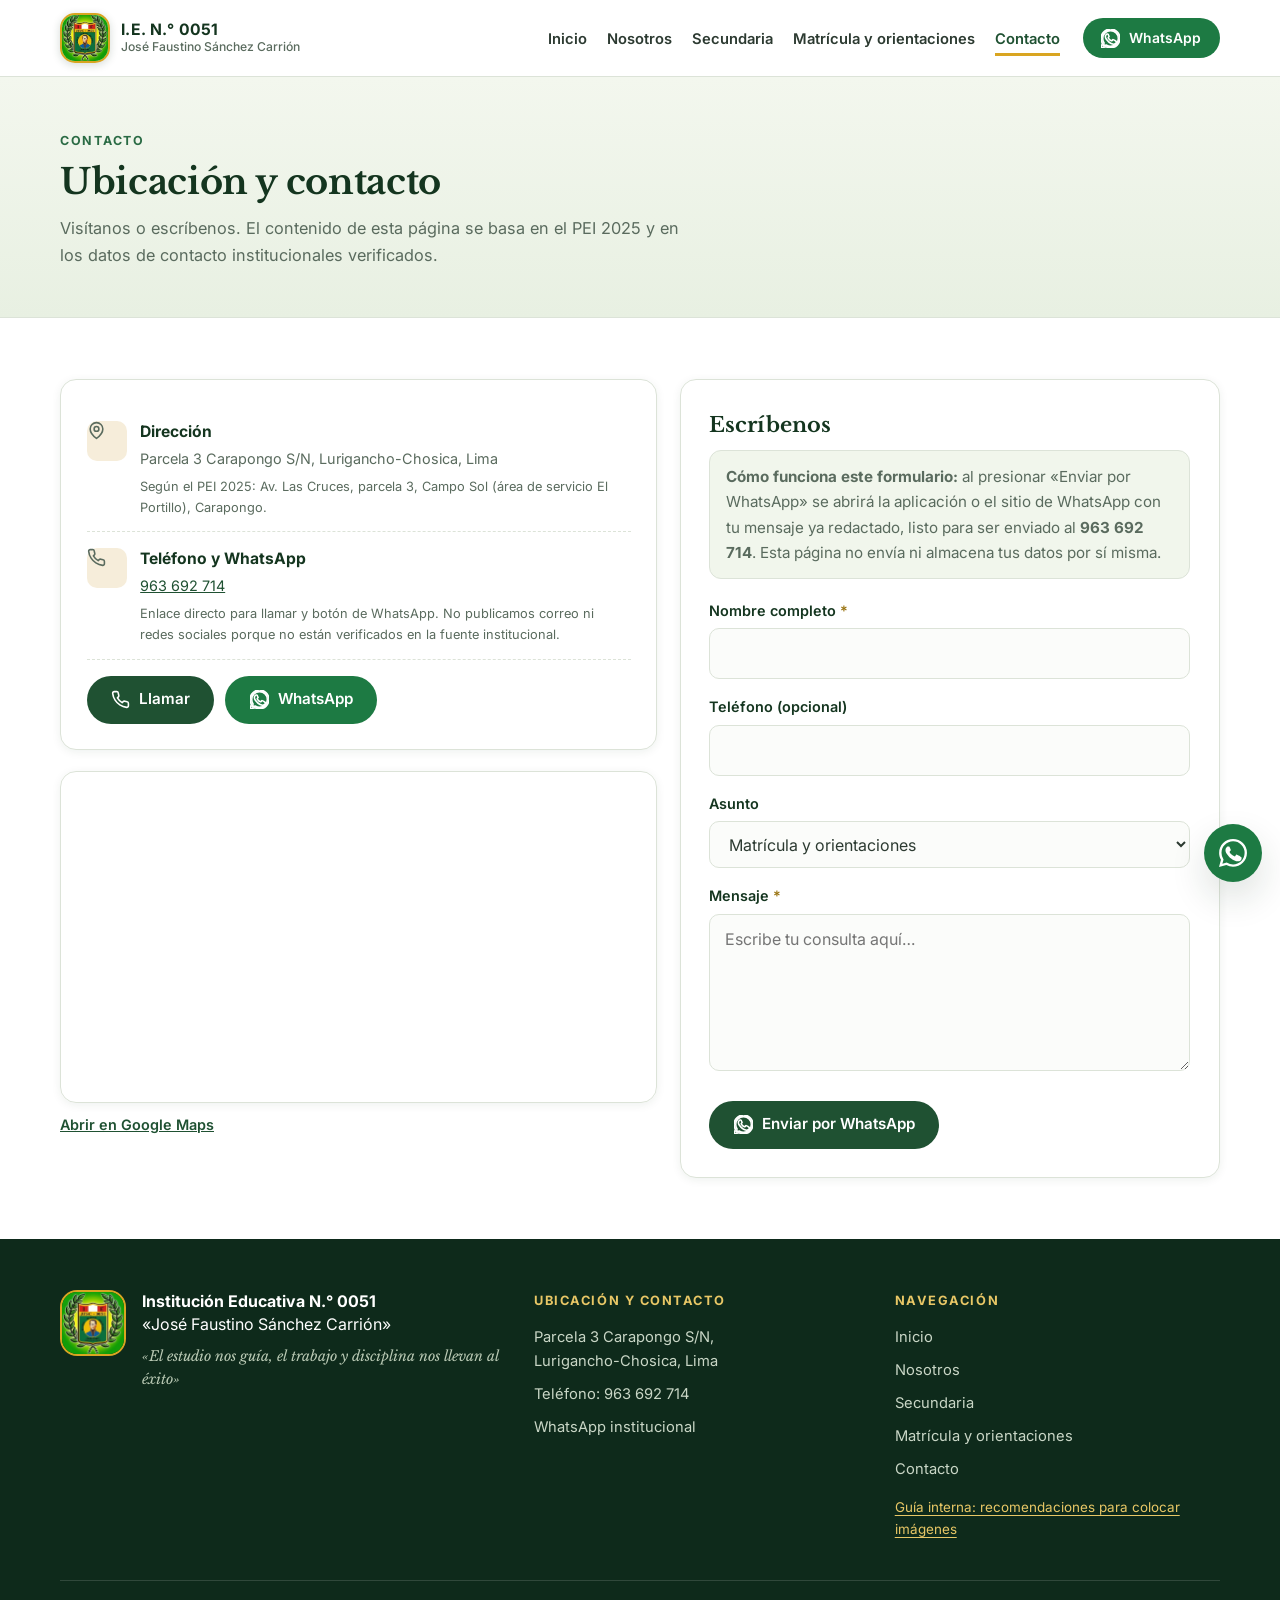
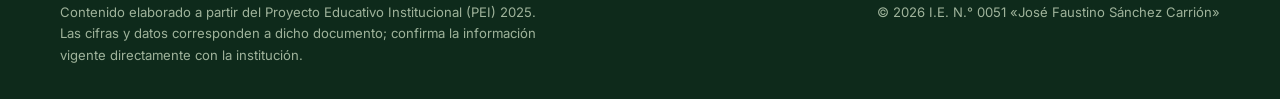
<file: contacto/index.html>
<!DOCTYPE html>
<html lang="es">
<head>
  <meta charset="UTF-8">
  <meta name="viewport" content="width=device-width, initial-scale=1">
  <title>Contacto | I.E. N.° 0051 «José Faustino Sánchez Carrión»</title>
  <meta name="description" content="Contacto de la I.E. N.° 0051 José Faustino Sánchez Carrión: Parcela 3 Carapongo S/N, Lurigancho-Chosica, Lima. Teléfono y WhatsApp 963 692 714, mapa de ubicación y formulario de consulta.">
  <meta name="theme-color" content="#14351f">

  <meta property="og:type" content="website">
  <meta property="og:title" content="Contacto — I.E. N.° 0051 «José Faustino Sánchez Carrión»">
  <meta property="og:description" content="Ubicación, teléfono 963 692 714, mapa y formulario de consulta por WhatsApp.">
  <meta property="og:locale" content="es_PE">

  <link rel="icon" type="image/jpeg" href="../images/escudo.jpg">
  <link rel="preconnect" href="https://fonts.googleapis.com">
  <link rel="preconnect" href="https://fonts.gstatic.com" crossorigin>
  <link href="https://fonts.googleapis.com/css2?family=Inter:wght@400;500;600;700&family=Libre+Baskerville:ital,wght@0,400;0,700;1,400&display=swap" rel="stylesheet">

  <link rel="stylesheet" href="../styles.css">
  <script src="../script.js" defer></script>

  <noscript>
    <style>.js [data-reveal] { opacity: 1 !important; transform: none !important; }</style>
  </noscript>
</head>
<body>
  <a class="skip-link" href="#contenido">Saltar al contenido principal</a>

  <header class="header" id="header">
    <div class="container header-inner">
      <a class="brand" href="../index.html">
        <img class="brand-escudo" src="../images/escudo.jpg" alt="" width="50" height="50">
        <span class="brand-text">
          <strong>I.E. N.° 0051</strong>
          <span>José Faustino Sánchez Carrión</span>
        </span>
      </a>

      <nav class="nav" id="nav" aria-label="Navegación principal">
        <ul class="nav-list">
          <li><a class="nav-link" href="../index.html">Inicio</a></li>
          <li><a class="nav-link" href="../nosotros/index.html">Nosotros</a></li>
          <li><a class="nav-link" href="../secundaria/index.html">Secundaria</a></li>
          <li><a class="nav-link" href="../admision/index.html">Matrícula y orientaciones</a></li>
          <li><a class="nav-link" aria-current="page" href="index.html">Contacto</a></li>
        </ul>
        <a class="btn btn-wa btn-wa-nav" href="https://wa.me/51963692714?text=Hola%2C%20quisiera%20informaci%C3%B3n%20sobre%20la%20I.E.%20N.%C2%B0%200051%20Jos%C3%A9%20Faustino%20S%C3%A1nchez%20Carri%C3%B3n." target="_blank" rel="noopener">
          <svg class="icon" viewBox="0 0 24 24" aria-hidden="true"><path d="M17.472 14.382c-.297-.149-1.758-.867-2.03-.967-.273-.099-.471-.148-.67.15-.197.297-.767.966-.94 1.164-.173.199-.347.223-.644.075-.297-.15-1.255-.463-2.39-1.475-.883-.788-1.48-1.761-1.653-2.059-.173-.297-.018-.458.13-.606.134-.133.347-.347.52-.52.174-.174.232-.298.347-.497.115-.198.057-.371-.058-.52-.115-.148-.694-1.672-1.012-2.287-.28-.562-.565-.486-.77-.495-.2-.008-.428-.01-.656-.01-.228 0-.598.086-.911.432-.313.347-1.194 1.168-1.194 2.845 0 1.677 1.223 3.296 1.394 3.495.17.198 2.4 3.665 5.818 5.14.813.351 1.448.561 1.943.718.817.26 1.56.223 2.147.135.655-.098 2.016-.824 2.3-1.62.283-.797.283-1.48.198-1.623-.085-.144-.311-.232-.608-.38z"/><path d="M20.52 3.449C18.24 1.245 15.24 0 12.045 0 5.463 0 .104 5.334.101 11.893c0 2.096.549 4.14 1.595 5.945L0 24l6.305-1.654a11.9 11.9 0 0 0 5.71 1.447h.006c6.585 0 11.946-5.336 11.949-11.896a11.82 11.82 0 0 0-3.45-8.448ZM12.05 21.785h-.005a9.9 9.9 0 0 1-5.03-1.378l-.36-.214-3.741.981.999-3.648-.235-.374a9.86 9.86 0 0 1-1.51-5.26c.002-5.45 4.436-9.884 9.889-9.884a9.82 9.82 0 0 1 6.988 2.898 9.82 9.82 0 0 1 2.893 6.994c-.004 5.45-4.437 9.885-9.888 9.885Z"/></svg>
          WhatsApp
        </a>
      </nav>

      <button class="nav-toggle" id="nav-toggle" type="button" aria-expanded="false" aria-controls="nav" aria-label="Abrir menú">
        <span></span><span></span><span></span>
      </button>
    </div>
  </header>

  <main id="contenido">
    <section class="page-hero">
      <div class="container">
        <span class="eyebrow">Contacto</span>
        <h1>Ubicación y contacto</h1>
        <p class="page-intro">
          Visítanos o escríbenos. El contenido de esta página se basa en el PEI 2025 y en
          los datos de contacto institucionales verificados.
        </p>
      </div>
    </section>

    <section class="section" aria-labelledby="titulo-contacto">
      <div class="container">
        <h2 class="sr-only" id="titulo-contacto">Datos de contacto</h2>

        <div class="contact-grid">
          <!-- Columna: datos y mapa -->
          <div data-reveal>
            <div class="card">
              <div class="contact-line">
                <span class="icon-chip icon-chip--sm">
                  <svg class="icon" viewBox="0 0 24 24" aria-hidden="true"><path d="M20 10c0 6-8 12-8 12s-8-6-8-12a8 8 0 0 1 16 0Z"/><circle cx="12" cy="10" r="3"/></svg>
                </span>
                <div>
                  <strong>Dirección</strong>
                  <span>Parcela 3 Carapongo S/N, Lurigancho-Chosica, Lima</span>
                  <small>
                    Según el PEI 2025: Av. Las Cruces, parcela 3, Campo Sol
                    (área de servicio El Portillo), Carapongo.
                  </small>
                </div>
              </div>

              <div class="contact-line">
                <span class="icon-chip icon-chip--sm">
                  <svg class="icon" viewBox="0 0 24 24" aria-hidden="true"><path d="M22 16.92v3a2 2 0 0 1-2.18 2 19.79 19.79 0 0 1-8.63-3.07 19.5 19.5 0 0 1-6-6 19.79 19.79 0 0 1-3.07-8.67A2 2 0 0 1 4.11 2h3a2 2 0 0 1 2 1.72 12.84 12.84 0 0 0 .7 2.81 2 2 0 0 1-.45 2.11L8.09 9.91a16 16 0 0 0 6 6l1.27-1.27a2 2 0 0 1 2.11-.45 12.84 12.84 0 0 0 2.81.7A2 2 0 0 1 22 16.92z"/></svg>
                </span>
                <div>
                  <strong>Teléfono y WhatsApp</strong>
                  <span><a href="tel:+51963692714">963 692 714</a></span>
                  <small>
                    Enlace directo para llamar y botón de WhatsApp. No publicamos correo ni
                    redes sociales porque no están verificados en la fuente institucional.
                  </small>
                </div>
              </div>

              <div class="contact-actions">
                <a class="btn btn-green" href="tel:+51963692714">
                  <svg class="icon" viewBox="0 0 24 24" aria-hidden="true"><path d="M22 16.92v3a2 2 0 0 1-2.18 2 19.79 19.79 0 0 1-8.63-3.07 19.5 19.5 0 0 1-6-6 19.79 19.79 0 0 1-3.07-8.67A2 2 0 0 1 4.11 2h3a2 2 0 0 1 2 1.72 12.84 12.84 0 0 0 .7 2.81 2 2 0 0 1-.45 2.11L8.09 9.91a16 16 0 0 0 6 6l1.27-1.27a2 2 0 0 1 2.11-.45 12.84 12.84 0 0 0 2.81.7A2 2 0 0 1 22 16.92z"/></svg>
                  Llamar
                </a>
                <a class="btn btn-wa" href="https://wa.me/51963692714?text=Hola%2C%20quisiera%20informaci%C3%B3n%20sobre%20la%20I.E.%20N.%C2%B0%200051%20Jos%C3%A9%20Faustino%20S%C3%A1nchez%20Carri%C3%B3n." target="_blank" rel="noopener">
                  <svg class="icon" viewBox="0 0 24 24" aria-hidden="true"><path d="M17.472 14.382c-.297-.149-1.758-.867-2.03-.967-.273-.099-.471-.148-.67.15-.197.297-.767.966-.94 1.164-.173.199-.347.223-.644.075-.297-.15-1.255-.463-2.39-1.475-.883-.788-1.48-1.761-1.653-2.059-.173-.297-.018-.458.13-.606.134-.133.347-.347.52-.52.174-.174.232-.298.347-.497.115-.198.057-.371-.058-.52-.115-.148-.694-1.672-1.012-2.287-.28-.562-.565-.486-.77-.495-.2-.008-.428-.01-.656-.01-.228 0-.598.086-.911.432-.313.347-1.194 1.168-1.194 2.845 0 1.677 1.223 3.296 1.394 3.495.17.198 2.4 3.665 5.818 5.14.813.351 1.448.561 1.943.718.817.26 1.56.223 2.147.135.655-.098 2.016-.824 2.3-1.62.283-.797.283-1.48.198-1.623-.085-.144-.311-.232-.608-.38z"/><path d="M20.52 3.449C18.24 1.245 15.24 0 12.045 0 5.463 0 .104 5.334.101 11.893c0 2.096.549 4.14 1.595 5.945L0 24l6.305-1.654a11.9 11.9 0 0 0 5.71 1.447h.006c6.585 0 11.946-5.336 11.949-11.896a11.82 11.82 0 0 0-3.45-8.448ZM12.05 21.785h-.005a9.9 9.9 0 0 1-5.03-1.378l-.36-.214-3.741.981.999-3.648-.235-.374a9.86 9.86 0 0 1-1.51-5.26c.002-5.45 4.436-9.884 9.889-9.884a9.82 9.82 0 0 1 6.988 2.898 9.82 9.82 0 0 1 2.893 6.994c-.004 5.45-4.437 9.885-9.888 9.885Z"/></svg>
                  WhatsApp
                </a>
              </div>
            </div>

            <div class="map-wrap">
              <iframe
                src="https://www.google.com/maps/embed?pb=!1m18!1m12!1m3!1d3902.638919720185!2d-76.86914992469546!3d-11.999467988233615!2m3!1f0!2f0!3f0!3m2!1i1024!2i768!4f13.1!3m3!1m2!1s0x9105c252079d02b9%3A0x8afc36ff15e6f142!2sI.E%20JOSE%20FAUSTINO%20SANCHEZ%20CARRION!5e0!3m2!1ses-419!2spe!4v1794526392379!5m2!1ses-419!2spe"
                width="600" height="450"
                style="border:0;"
                allowfullscreen=""
                loading="lazy"
                referrerpolicy="strict-origin-when-cross-origin"
                title="Mapa de ubicación de la I.E. N.° 0051 José Faustino Sánchez Carrión en Carapongo"></iframe>
            </div>
            <a class="map-link" href="https://maps.google.com/?q=Parcela+3+Carapongo+Lurigancho+Lima" target="_blank" rel="noopener">
              Abrir en Google Maps
            </a>
          </div>

          <!-- Columna: formulario -->
          <div class="card form-card" data-reveal>
            <h2 style="font-family: var(--font-display); color: var(--green-900); font-size: 1.3rem;">Escríbenos</h2>
            <p class="form-note">
              <strong>Cómo funciona este formulario:</strong> al presionar «Enviar por
              WhatsApp» se abrirá la aplicación o el sitio de WhatsApp con tu mensaje ya
              redactado, listo para ser enviado al <strong>963 692 714</strong>. Esta página
              no envía ni almacena tus datos por sí misma.
            </p>

            <form id="form-contacto" class="form-grid" novalidate>
              <div class="field">
                <label for="f-nombre">Nombre completo <span class="req" aria-hidden="true">*</span></label>
                <input type="text" id="f-nombre" name="nombre" autocomplete="name" required aria-describedby="error-nombre">
                <p class="error-msg" id="error-nombre">Por favor, escribe tu nombre.</p>
              </div>

              <div class="field">
                <label for="f-telefono">Teléfono (opcional)</label>
                <input type="tel" id="f-telefono" name="telefono" autocomplete="tel" inputmode="tel">
              </div>

              <div class="field">
                <label for="f-asunto">Asunto</label>
                <select id="f-asunto" name="asunto">
                  <option value="Matrícula y orientaciones" selected>Matrícula y orientaciones</option>
                  <option value="Propuesta pedagógica">Propuesta pedagógica</option>
                  <option value="Documentos e informes">Documentos e informes</option>
                  <option value="Otro">Otro</option>
                </select>
              </div>

              <div class="field">
                <label for="f-mensaje">Mensaje <span class="req" aria-hidden="true">*</span></label>
                <textarea id="f-mensaje" name="mensaje" rows="5" required aria-describedby="error-mensaje" placeholder="Escribe tu consulta aquí…"></textarea>
                <p class="error-msg" id="error-mensaje">Por favor, escribe tu mensaje.</p>
              </div>

              <div class="form-actions">
                <button class="btn btn-green" type="submit">
                  <svg class="icon" viewBox="0 0 24 24" aria-hidden="true"><path d="M17.472 14.382c-.297-.149-1.758-.867-2.03-.967-.273-.099-.471-.148-.67.15-.197.297-.767.966-.94 1.164-.173.199-.347.223-.644.075-.297-.15-1.255-.463-2.39-1.475-.883-.788-1.48-1.761-1.653-2.059-.173-.297-.018-.458.13-.606.134-.133.347-.347.52-.52.174-.174.232-.298.347-.497.115-.198.057-.371-.058-.52-.115-.148-.694-1.672-1.012-2.287-.28-.562-.565-.486-.77-.495-.2-.008-.428-.01-.656-.01-.228 0-.598.086-.911.432-.313.347-1.194 1.168-1.194 2.845 0 1.677 1.223 3.296 1.394 3.495.17.198 2.4 3.665 5.818 5.14.813.351 1.448.561 1.943.718.817.26 1.56.223 2.147.135.655-.098 2.016-.824 2.3-1.62.283-.797.283-1.48.198-1.623-.085-.144-.311-.232-.608-.38z"/><path d="M20.52 3.449C18.24 1.245 15.24 0 12.045 0 5.463 0 .104 5.334.101 11.893c0 2.096.549 4.14 1.595 5.945L0 24l6.305-1.654a11.9 11.9 0 0 0 5.71 1.447h.006c6.585 0 11.946-5.336 11.949-11.896a11.82 11.82 0 0 0-3.45-8.448ZM12.05 21.785h-.005a9.9 9.9 0 0 1-5.03-1.378l-.36-.214-3.741.981.999-3.648-.235-.374a9.86 9.86 0 0 1-1.51-5.26c.002-5.45 4.436-9.884 9.889-9.884a9.82 9.82 0 0 1 6.988 2.898 9.82 9.82 0 0 1 2.893 6.994c-.004 5.45-4.437 9.885-9.888 9.885Z"/></svg>
                  Enviar por WhatsApp
                </button>
              </div>

              <p class="form-success" id="form-success" role="status">
                Se abrió WhatsApp en una nueva pestaña con tu mensaje listo para enviar.
                Si no se abrió, escríbenos directamente:
                <a class="text-link" href="https://wa.me/51963692714" target="_blank" rel="noopener">wa.me/51963692714</a>.
              </p>
            </form>
          </div>
        </div>
      </div>
    </section>
  </main>

  <footer class="footer">
    <div class="container footer-grid">
      <div class="footer-brand">
        <img class="footer-escudo" src="../images/escudo.jpg" alt="" width="66" height="66">
        <div>
          <p class="footer-name">
            <strong>Institución Educativa N.° 0051</strong><br>
            «José Faustino Sánchez Carrión»
          </p>
          <p class="footer-lema">«El estudio nos guía, el trabajo y disciplina nos llevan al éxito»</p>
        </div>
      </div>

      <nav aria-label="Ubicación y contacto (pie de página)">
        <h2 class="footer-title">Ubicación y contacto</h2>
        <ul class="footer-list">
          <li>Parcela 3 Carapongo S/N,<br>Lurigancho-Chosica, Lima</li>
          <li><a href="tel:+51963692714">Teléfono: 963 692 714</a></li>
          <li><a href="https://wa.me/51963692714" target="_blank" rel="noopener">WhatsApp institucional</a></li>
        </ul>
      </nav>

      <nav aria-label="Navegación del pie de página">
        <h2 class="footer-title">Navegación</h2>
        <ul class="footer-list">
          <li><a href="../index.html">Inicio</a></li>
          <li><a href="../nosotros/index.html">Nosotros</a></li>
          <li><a href="../secundaria/index.html">Secundaria</a></li>
          <li><a href="../admision/index.html">Matrícula y orientaciones</a></li>
          <li><a href="index.html">Contacto</a></li>
        </ul>
        <a class="footer-guide-link" href="../guia-imagenes/index.html">Guía interna: recomendaciones para colocar imágenes</a>
      </nav>
    </div>

    <div class="container footer-bottom">
      <p>
        Contenido elaborado a partir del Proyecto Educativo Institucional (PEI) 2025.
        Las cifras y datos corresponden a dicho documento; confirma la información vigente
        directamente con la institución.
      </p>
      <p>© <span id="year">2026</span> I.E. N.° 0051 «José Faustino Sánchez Carrión»</p>
    </div>
  </footer>

  <a class="wa-fab" href="https://wa.me/51963692714?text=Hola%2C%20quisiera%20informaci%C3%B3n%20sobre%20la%20I.E.%20N.%C2%B0%200051%20Jos%C3%A9%20Faustino%20S%C3%A1nchez%20Carri%C3%B3n." target="_blank" rel="noopener" aria-label="Escríbenos por WhatsApp al 963 692 714">
    <svg viewBox="0 0 24 24" aria-hidden="true"><path d="M17.472 14.382c-.297-.149-1.758-.867-2.03-.967-.273-.099-.471-.148-.67.15-.197.297-.767.966-.94 1.164-.173.199-.347.223-.644.075-.297-.15-1.255-.463-2.39-1.475-.883-.788-1.48-1.761-1.653-2.059-.173-.297-.018-.458.13-.606.134-.133.347-.347.52-.52.174-.174.232-.298.347-.497.115-.198.057-.371-.058-.52-.115-.148-.694-1.672-1.012-2.287-.28-.562-.565-.486-.77-.495-.2-.008-.428-.01-.656-.01-.228 0-.598.086-.911.432-.313.347-1.194 1.168-1.194 2.845 0 1.677 1.223 3.296 1.394 3.495.17.198 2.4 3.665 5.818 5.14.813.351 1.448.561 1.943.718.817.26 1.56.223 2.147.135.655-.098 2.016-.824 2.3-1.62.283-.797.283-1.48.198-1.623-.085-.144-.311-.232-.608-.38z"/><path d="M20.52 3.449C18.24 1.245 15.24 0 12.045 0 5.463 0 .104 5.334.101 11.893c0 2.096.549 4.14 1.595 5.945L0 24l6.305-1.654a11.9 11.9 0 0 0 5.71 1.447h.006c6.585 0 11.946-5.336 11.949-11.896a11.82 11.82 0 0 0-3.45-8.448ZM12.05 21.785h-.005a9.9 9.9 0 0 1-5.03-1.378l-.36-.214-3.741.981.999-3.648-.235-.374a9.86 9.86 0 0 1-1.51-5.26c.002-5.45 4.436-9.884 9.889-9.884a9.82 9.82 0 0 1 6.988 2.898 9.82 9.82 0 0 1 2.893 6.994c-.004 5.45-4.437 9.885-9.888 9.885Z"/></svg>
  </a>
</body>
</html>
</file>
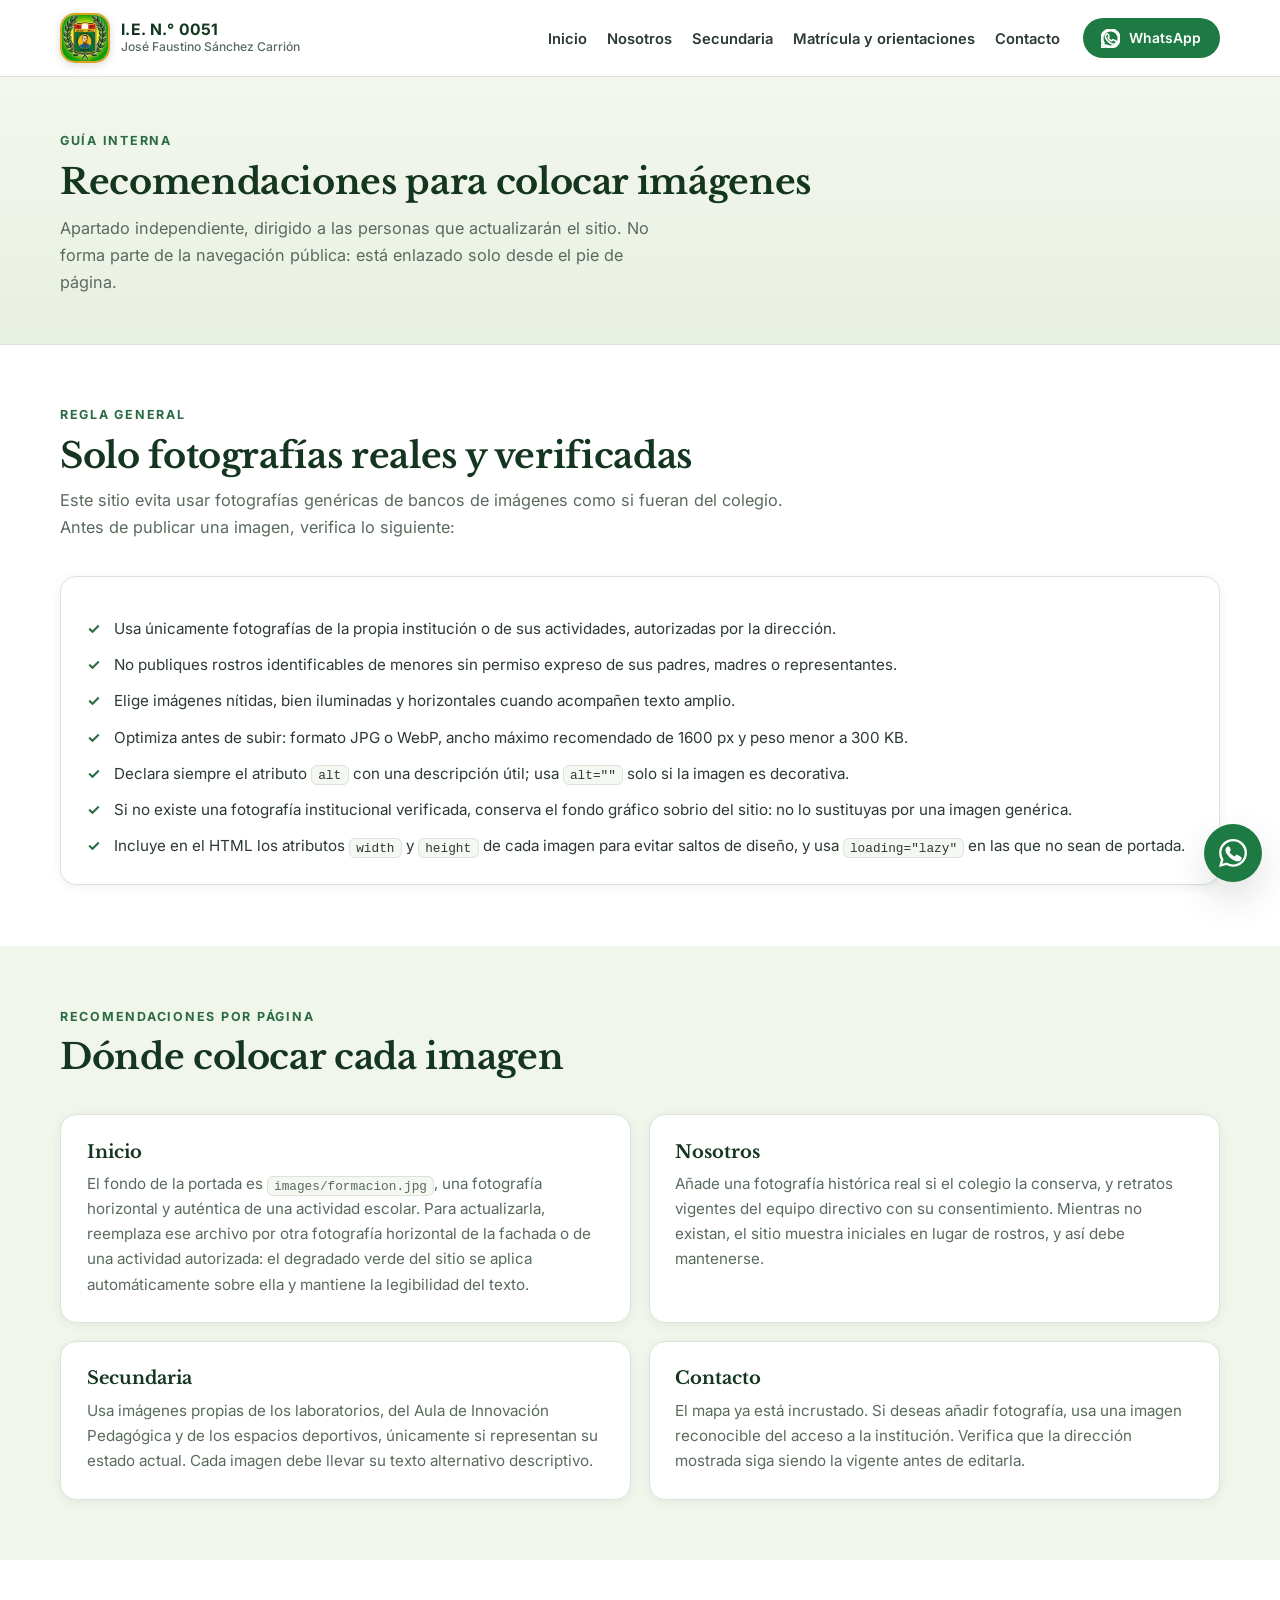
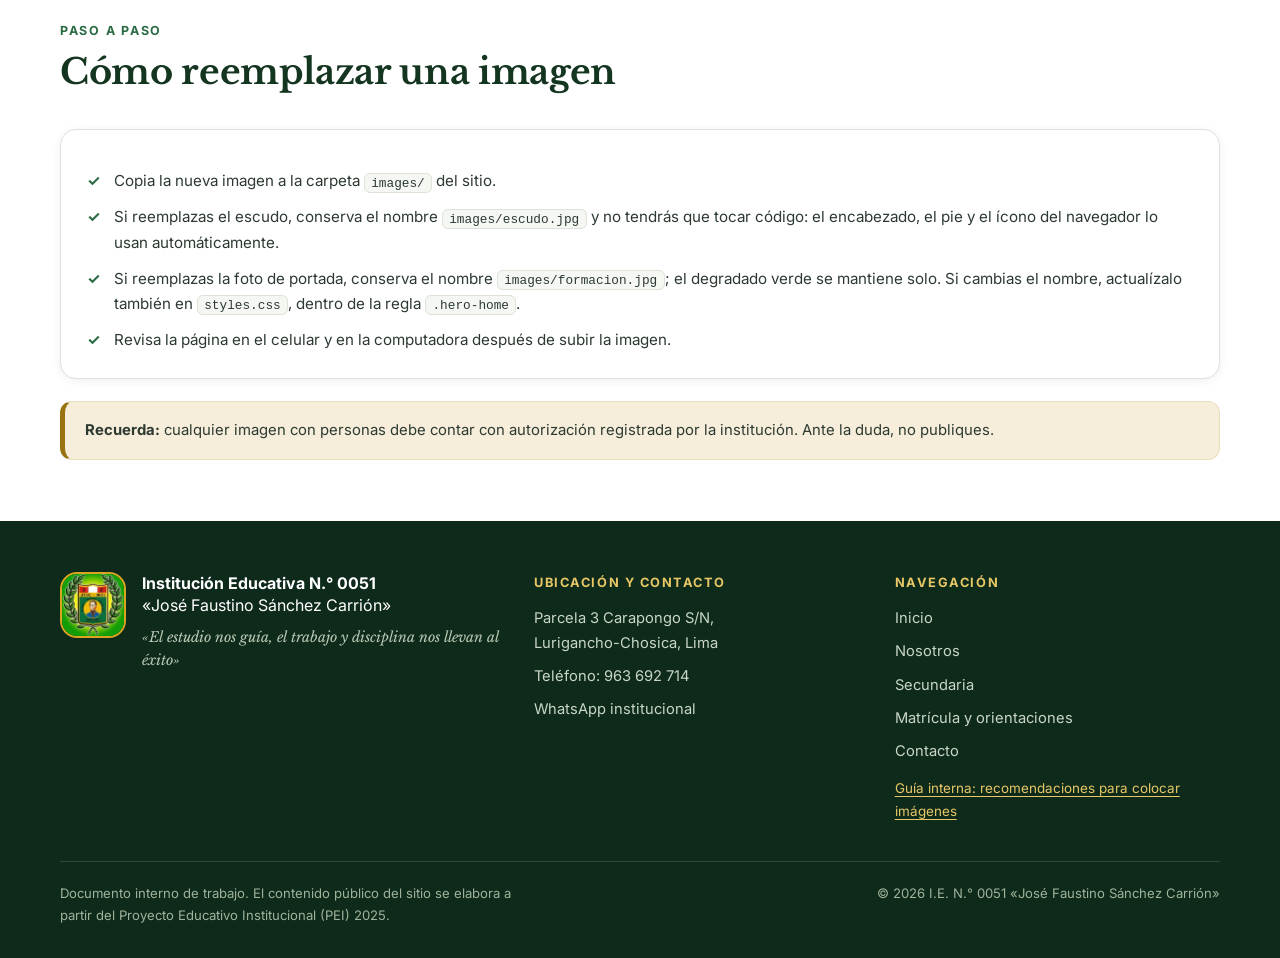
<file: guia-imagenes/index.html>
<!DOCTYPE html>
<html lang="es">
<head>
  <meta charset="UTF-8">
  <meta name="viewport" content="width=device-width, initial-scale=1">
  <title>Guía interna de imágenes | I.E. N.° 0051 «José Faustino Sánchez Carrión»</title>
  <meta name="description" content="Documento interno de trabajo: recomendaciones para quienes actualizan las imágenes del sitio web de la I.E. N.° 0051 José Faustino Sánchez Carrión.">
  <meta name="robots" content="noindex">
  <meta name="theme-color" content="#14351f">

  <link rel="icon" type="image/jpeg" href="../images/escudo.jpg">
  <link rel="preconnect" href="https://fonts.googleapis.com">
  <link rel="preconnect" href="https://fonts.gstatic.com" crossorigin>
  <link href="https://fonts.googleapis.com/css2?family=Inter:wght@400;500;600;700&family=Libre+Baskerville:ital,wght@0,400;0,700;1,400&display=swap" rel="stylesheet">

  <link rel="stylesheet" href="../styles.css">
  <script src="../script.js" defer></script>

  <noscript>
    <style>.js [data-reveal] { opacity: 1 !important; transform: none !important; }</style>
  </noscript>
</head>
<body>
  <a class="skip-link" href="#contenido">Saltar al contenido principal</a>

  <header class="header" id="header">
    <div class="container header-inner">
      <a class="brand" href="../index.html">
        <img class="brand-escudo" src="../images/escudo.jpg" alt="" width="50" height="50">
        <span class="brand-text">
          <strong>I.E. N.° 0051</strong>
          <span>José Faustino Sánchez Carrión</span>
        </span>
      </a>

      <nav class="nav" id="nav" aria-label="Navegación principal">
        <ul class="nav-list">
          <li><a class="nav-link" href="../index.html">Inicio</a></li>
          <li><a class="nav-link" href="../nosotros/index.html">Nosotros</a></li>
          <li><a class="nav-link" href="../secundaria/index.html">Secundaria</a></li>
          <li><a class="nav-link" href="../admision/index.html">Matrícula y orientaciones</a></li>
          <li><a class="nav-link" href="../contacto/index.html">Contacto</a></li>
        </ul>
        <a class="btn btn-wa btn-wa-nav" href="https://wa.me/51963692714?text=Hola%2C%20quisiera%20informaci%C3%B3n%20sobre%20la%20I.E.%20N.%C2%B0%200051%20Jos%C3%A9%20Faustino%20S%C3%A1nchez%20Carri%C3%B3n." target="_blank" rel="noopener">
          <svg class="icon" viewBox="0 0 24 24" aria-hidden="true"><path d="M17.472 14.382c-.297-.149-1.758-.867-2.03-.967-.273-.099-.471-.148-.67.15-.197.297-.767.966-.94 1.164-.173.199-.347.223-.644.075-.297-.15-1.255-.463-2.39-1.475-.883-.788-1.48-1.761-1.653-2.059-.173-.297-.018-.458.13-.606.134-.133.347-.347.52-.52.174-.174.232-.298.347-.497.115-.198.057-.371-.058-.52-.115-.148-.694-1.672-1.012-2.287-.28-.562-.565-.486-.77-.495-.2-.008-.428-.01-.656-.01-.228 0-.598.086-.911.432-.313.347-1.194 1.168-1.194 2.845 0 1.677 1.223 3.296 1.394 3.495.17.198 2.4 3.665 5.818 5.14.813.351 1.448.561 1.943.718.817.26 1.56.223 2.147.135.655-.098 2.016-.824 2.3-1.62.283-.797.283-1.48.198-1.623-.085-.144-.311-.232-.608-.38z"/><path d="M20.52 3.449C18.24 1.245 15.24 0 12.045 0 5.463 0 .104 5.334.101 11.893c0 2.096.549 4.14 1.595 5.945L0 24l6.305-1.654a11.9 11.9 0 0 0 5.71 1.447h.006c6.585 0 11.946-5.336 11.949-11.896a11.82 11.82 0 0 0-3.45-8.448ZM12.05 21.785h-.005a9.9 9.9 0 0 1-5.03-1.378l-.36-.214-3.741.981.999-3.648-.235-.374a9.86 9.86 0 0 1-1.51-5.26c.002-5.45 4.436-9.884 9.889-9.884a9.82 9.82 0 0 1 6.988 2.898 9.82 9.82 0 0 1 2.893 6.994c-.004 5.45-4.437 9.885-9.888 9.885Z"/></svg>
          WhatsApp
        </a>
      </nav>

      <button class="nav-toggle" id="nav-toggle" type="button" aria-expanded="false" aria-controls="nav" aria-label="Abrir menú">
        <span></span><span></span><span></span>
      </button>
    </div>
  </header>

  <main id="contenido">
    <section class="page-hero">
      <div class="container">
        <span class="eyebrow">Guía interna</span>
        <h1>Recomendaciones para colocar imágenes</h1>
        <p class="page-intro">
          Apartado independiente, dirigido a las personas que actualizarán el sitio. No
          forma parte de la navegación pública: está enlazado solo desde el pie de página.
        </p>
      </div>
    </section>

    <!-- ============ REGLA GENERAL ============ -->
    <section class="section" aria-labelledby="titulo-general">
      <div class="container">
        <div class="section-head" data-reveal>
          <span class="eyebrow">Regla general</span>
          <h2 id="titulo-general">Solo fotografías reales y verificadas</h2>
          <p class="section-intro">
            Este sitio evita usar fotografías genéricas de bancos de imágenes como si
            fueran del colegio. Antes de publicar una imagen, verifica lo siguiente:
          </p>
        </div>

        <div class="card" data-reveal>
          <ul class="guide-list">
            <li>Usa únicamente fotografías de la propia institución o de sus actividades, autorizadas por la dirección.</li>
            <li>No publiques rostros identificables de menores sin permiso expreso de sus padres, madres o representantes.</li>
            <li>Elige imágenes nítidas, bien iluminadas y horizontales cuando acompañen texto amplio.</li>
            <li>Optimiza antes de subir: formato JPG o WebP, ancho máximo recomendado de 1600 px y peso menor a 300 KB.</li>
            <li>Declara siempre el atributo <span class="guide-code">alt</span> con una descripción útil; usa <span class="guide-code">alt=""</span> solo si la imagen es decorativa.</li>
            <li>Si no existe una fotografía institucional verificada, conserva el fondo gráfico sobrio del sitio: no lo sustituyas por una imagen genérica.</li>
            <li>Incluye en el HTML los atributos <span class="guide-code">width</span> y <span class="guide-code">height</span> de cada imagen para evitar saltos de diseño, y usa <span class="guide-code">loading="lazy"</span> en las que no sean de portada.</li>
          </ul>
        </div>
      </div>
    </section>

    <!-- ============ POR PÁGINA ============ -->
    <section class="section section--soft" aria-labelledby="titulo-por-pagina">
      <div class="container">
        <div class="section-head" data-reveal>
          <span class="eyebrow">Recomendaciones por página</span>
          <h2 id="titulo-por-pagina">Dónde colocar cada imagen</h2>
        </div>

        <div class="grid grid-2" data-reveal>
          <div class="card">
            <h3>Inicio</h3>
            <p>
              El fondo de la portada es <span class="guide-code">images/formacion.jpg</span>,
              una fotografía horizontal y auténtica de una actividad escolar. Para
              actualizarla, reemplaza ese archivo por otra fotografía horizontal de la
              fachada o de una actividad autorizada: el degradado verde del sitio se aplica
              automáticamente sobre ella y mantiene la legibilidad del texto.
            </p>
          </div>
          <div class="card">
            <h3>Nosotros</h3>
            <p>
              Añade una fotografía histórica real si el colegio la conserva, y retratos
              vigentes del equipo directivo con su consentimiento. Mientras no existan, el
              sitio muestra iniciales en lugar de rostros, y así debe mantenerse.
            </p>
          </div>
          <div class="card">
            <h3>Secundaria</h3>
            <p>
              Usa imágenes propias de los laboratorios, del Aula de Innovación Pedagógica y
              de los espacios deportivos, únicamente si representan su estado actual. Cada
              imagen debe llevar su texto alternativo descriptivo.
            </p>
          </div>
          <div class="card">
            <h3>Contacto</h3>
            <p>
              El mapa ya está incrustado. Si deseas añadir fotografía, usa una imagen
              reconocible del acceso a la institución. Verifica que la dirección mostrada
              siga siendo la vigente antes de editarla.
            </p>
          </div>
        </div>
      </div>
    </section>

    <!-- ============ CÓMO REEMPLAZAR ============ -->
    <section class="section" aria-labelledby="titulo-reemplazar">
      <div class="container">
        <div class="section-head" data-reveal>
          <span class="eyebrow">Paso a paso</span>
          <h2 id="titulo-reemplazar">Cómo reemplazar una imagen</h2>
        </div>

        <div class="card" data-reveal>
          <ul class="guide-list">
            <li>Copia la nueva imagen a la carpeta <span class="guide-code">images/</span> del sitio.</li>
            <li>
              Si reemplazas el escudo, conserva el nombre
              <span class="guide-code">images/escudo.jpg</span> y no tendrás que tocar código:
              el encabezado, el pie y el ícono del navegador lo usan automáticamente.
            </li>
            <li>
              Si reemplazas la foto de portada, conserva el nombre
              <span class="guide-code">images/formacion.jpg</span>; el degradado verde se
              mantiene solo. Si cambias el nombre, actualízalo también en
              <span class="guide-code">styles.css</span>, dentro de la regla
              <span class="guide-code">.hero-home</span>.
            </li>
            <li>Revisa la página en el celular y en la computadora después de subir la imagen.</li>
          </ul>
        </div>

        <div class="alert" role="note">
          <p>
            <strong>Recuerda:</strong> cualquier imagen con personas debe contar con
            autorización registrada por la institución. Ante la duda, no publiques.
          </p>
        </div>
      </div>
    </section>
  </main>

  <footer class="footer">
    <div class="container footer-grid">
      <div class="footer-brand">
        <img class="footer-escudo" src="../images/escudo.jpg" alt="" width="66" height="66">
        <div>
          <p class="footer-name">
            <strong>Institución Educativa N.° 0051</strong><br>
            «José Faustino Sánchez Carrión»
          </p>
          <p class="footer-lema">«El estudio nos guía, el trabajo y disciplina nos llevan al éxito»</p>
        </div>
      </div>

      <nav aria-label="Ubicación y contacto (pie de página)">
        <h2 class="footer-title">Ubicación y contacto</h2>
        <ul class="footer-list">
          <li>Parcela 3 Carapongo S/N,<br>Lurigancho-Chosica, Lima</li>
          <li><a href="tel:+51963692714">Teléfono: 963 692 714</a></li>
          <li><a href="https://wa.me/51963692714" target="_blank" rel="noopener">WhatsApp institucional</a></li>
        </ul>
      </nav>

      <nav aria-label="Navegación del pie de página">
        <h2 class="footer-title">Navegación</h2>
        <ul class="footer-list">
          <li><a href="../index.html">Inicio</a></li>
          <li><a href="../nosotros/index.html">Nosotros</a></li>
          <li><a href="../secundaria/index.html">Secundaria</a></li>
          <li><a href="../admision/index.html">Matrícula y orientaciones</a></li>
          <li><a href="../contacto/index.html">Contacto</a></li>
        </ul>
        <a class="footer-guide-link" href="index.html">Guía interna: recomendaciones para colocar imágenes</a>
      </nav>
    </div>

    <div class="container footer-bottom">
      <p>
        Documento interno de trabajo. El contenido público del sitio se elabora a partir
        del Proyecto Educativo Institucional (PEI) 2025.
      </p>
      <p>© <span id="year">2026</span> I.E. N.° 0051 «José Faustino Sánchez Carrión»</p>
    </div>
  </footer>

  <a class="wa-fab" href="https://wa.me/51963692714?text=Hola%2C%20quisiera%20informaci%C3%B3n%20sobre%20la%20I.E.%20N.%C2%B0%200051%20Jos%C3%A9%20Faustino%20S%C3%A1nchez%20Carri%C3%B3n." target="_blank" rel="noopener" aria-label="Escríbenos por WhatsApp al 963 692 714">
    <svg viewBox="0 0 24 24" aria-hidden="true"><path d="M17.472 14.382c-.297-.149-1.758-.867-2.03-.967-.273-.099-.471-.148-.67.15-.197.297-.767.966-.94 1.164-.173.199-.347.223-.644.075-.297-.15-1.255-.463-2.39-1.475-.883-.788-1.48-1.761-1.653-2.059-.173-.297-.018-.458.13-.606.134-.133.347-.347.52-.52.174-.174.232-.298.347-.497.115-.198.057-.371-.058-.52-.115-.148-.694-1.672-1.012-2.287-.28-.562-.565-.486-.77-.495-.2-.008-.428-.01-.656-.01-.228 0-.598.086-.911.432-.313.347-1.194 1.168-1.194 2.845 0 1.677 1.223 3.296 1.394 3.495.17.198 2.4 3.665 5.818 5.14.813.351 1.448.561 1.943.718.817.26 1.56.223 2.147.135.655-.098 2.016-.824 2.3-1.62.283-.797.283-1.48.198-1.623-.085-.144-.311-.232-.608-.38z"/><path d="M20.52 3.449C18.24 1.245 15.24 0 12.045 0 5.463 0 .104 5.334.101 11.893c0 2.096.549 4.14 1.595 5.945L0 24l6.305-1.654a11.9 11.9 0 0 0 5.71 1.447h.006c6.585 0 11.946-5.336 11.949-11.896a11.82 11.82 0 0 0-3.45-8.448ZM12.05 21.785h-.005a9.9 9.9 0 0 1-5.03-1.378l-.36-.214-3.741.981.999-3.648-.235-.374a9.86 9.86 0 0 1-1.51-5.26c.002-5.45 4.436-9.884 9.889-9.884a9.82 9.82 0 0 1 6.988 2.898 9.82 9.82 0 0 1 2.893 6.994c-.004 5.45-4.437 9.885-9.888 9.885Z"/></svg>
  </a>
</body>
</html>
</file>
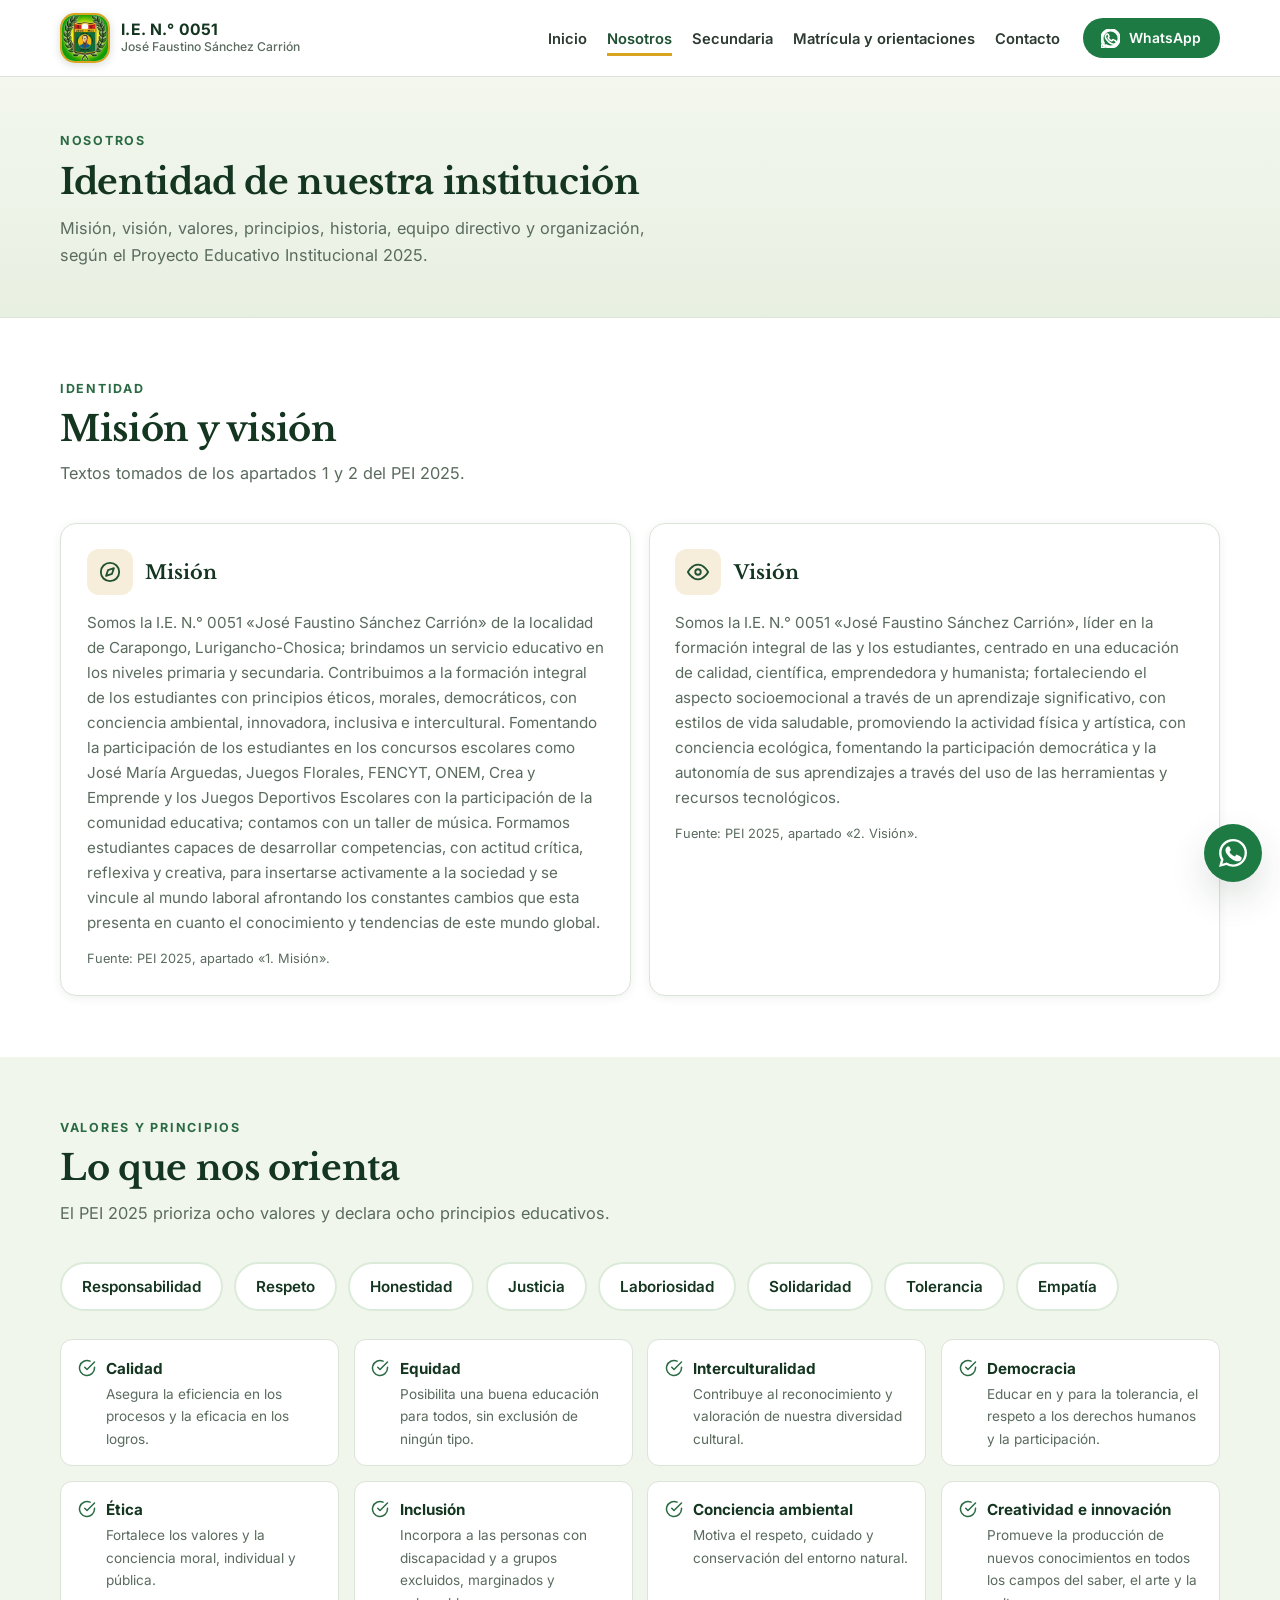
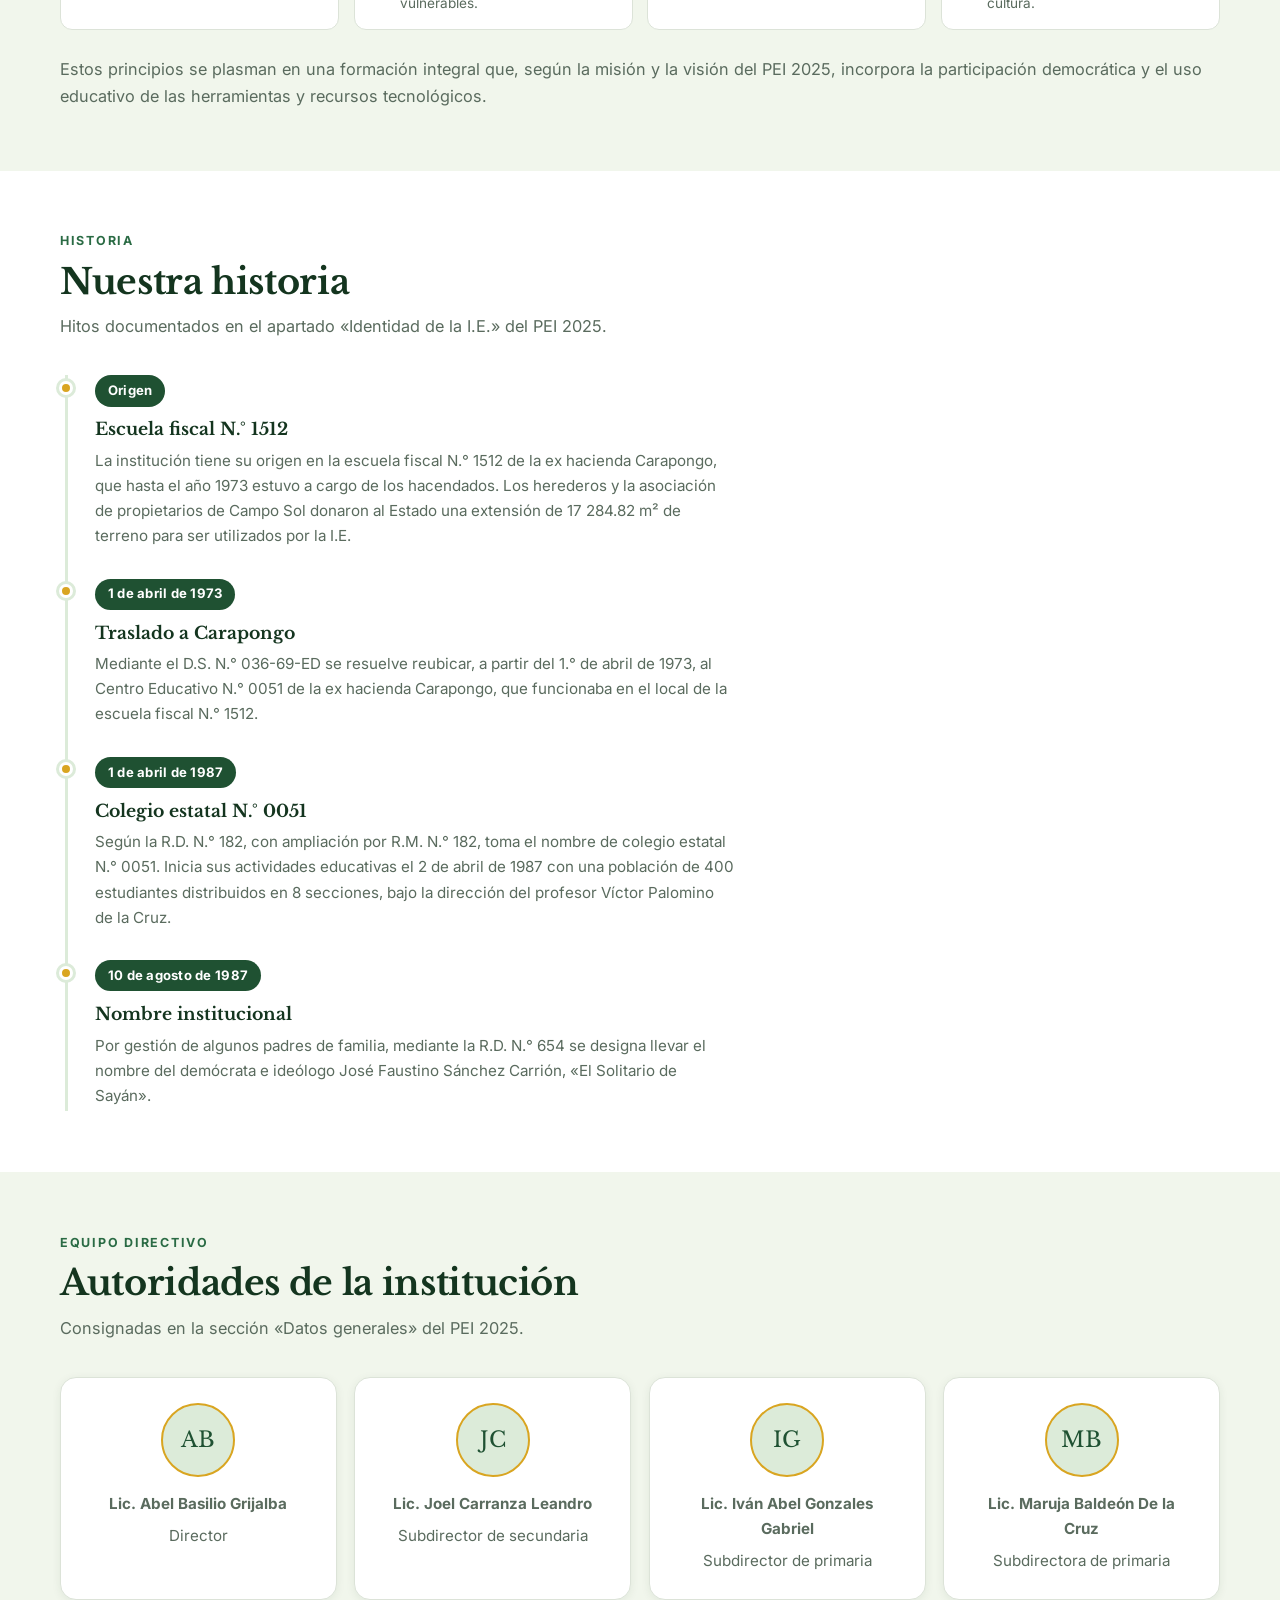
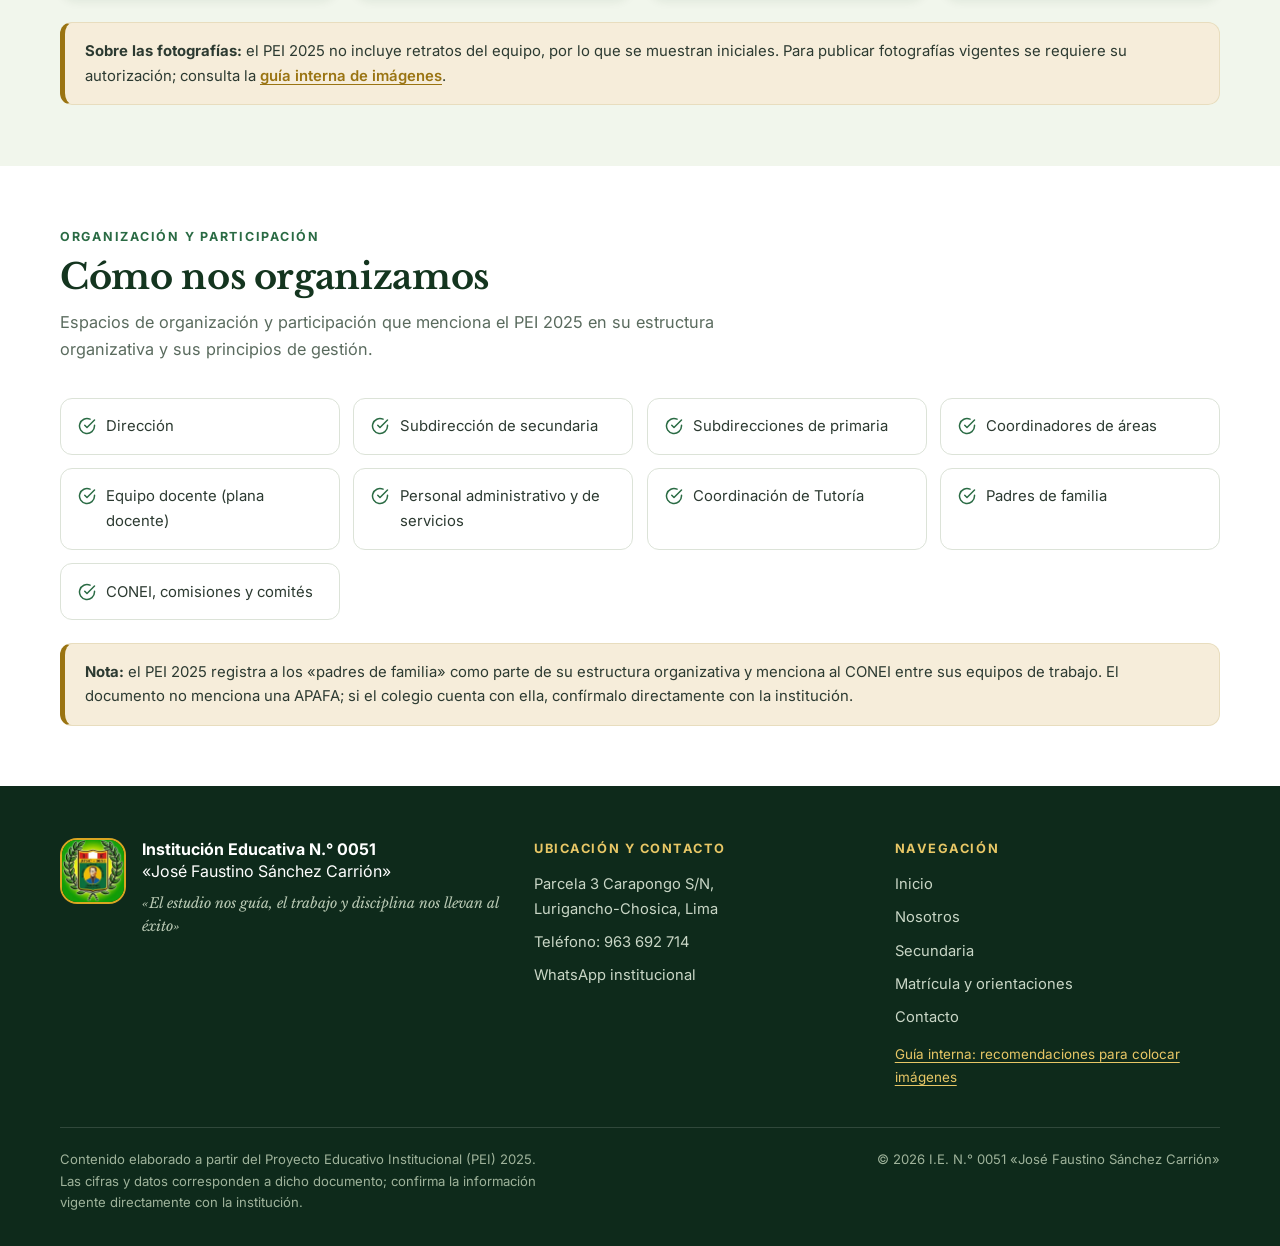
<file: nosotros/index.html>
<!DOCTYPE html>
<html lang="es">
<head>
  <meta charset="UTF-8">
  <meta name="viewport" content="width=device-width, initial-scale=1">
  <title>Nosotros | I.E. N.° 0051 «José Faustino Sánchez Carrión»</title>
  <meta name="description" content="Identidad de la I.E. N.° 0051 José Faustino Sánchez Carrión de Carapongo: misión, visión, valores, principios, historia, equipo directivo y organización, según el PEI 2025.">
  <meta name="theme-color" content="#14351f">

  <meta property="og:type" content="website">
  <meta property="og:title" content="Nosotros — I.E. N.° 0051 «José Faustino Sánchez Carrión»">
  <meta property="og:description" content="Misión, visión, valores, historia y equipo directivo según el PEI 2025.">
  <meta property="og:locale" content="es_PE">

  <link rel="icon" type="image/jpeg" href="../images/escudo.jpg">
  <link rel="preconnect" href="https://fonts.googleapis.com">
  <link rel="preconnect" href="https://fonts.gstatic.com" crossorigin>
  <link href="https://fonts.googleapis.com/css2?family=Inter:wght@400;500;600;700&family=Libre+Baskerville:ital,wght@0,400;0,700;1,400&display=swap" rel="stylesheet">

  <link rel="stylesheet" href="../styles.css">
  <script src="../script.js" defer></script>

  <noscript>
    <style>.js [data-reveal] { opacity: 1 !important; transform: none !important; }</style>
  </noscript>
</head>
<body>
  <a class="skip-link" href="#contenido">Saltar al contenido principal</a>

  <header class="header" id="header">
    <div class="container header-inner">
      <a class="brand" href="../index.html">
        <img class="brand-escudo" src="../images/escudo.jpg" alt="" width="50" height="50">
        <span class="brand-text">
          <strong>I.E. N.° 0051</strong>
          <span>José Faustino Sánchez Carrión</span>
        </span>
      </a>

      <nav class="nav" id="nav" aria-label="Navegación principal">
        <ul class="nav-list">
          <li><a class="nav-link" href="../index.html">Inicio</a></li>
          <li><a class="nav-link" aria-current="page" href="index.html">Nosotros</a></li>
          <li><a class="nav-link" href="../secundaria/index.html">Secundaria</a></li>
          <li><a class="nav-link" href="../admision/index.html">Matrícula y orientaciones</a></li>
          <li><a class="nav-link" href="../contacto/index.html">Contacto</a></li>
        </ul>
        <a class="btn btn-wa btn-wa-nav" href="https://wa.me/51963692714?text=Hola%2C%20quisiera%20informaci%C3%B3n%20sobre%20la%20I.E.%20N.%C2%B0%200051%20Jos%C3%A9%20Faustino%20S%C3%A1nchez%20Carri%C3%B3n." target="_blank" rel="noopener">
          <svg class="icon" viewBox="0 0 24 24" aria-hidden="true"><path d="M17.472 14.382c-.297-.149-1.758-.867-2.03-.967-.273-.099-.471-.148-.67.15-.197.297-.767.966-.94 1.164-.173.199-.347.223-.644.075-.297-.15-1.255-.463-2.39-1.475-.883-.788-1.48-1.761-1.653-2.059-.173-.297-.018-.458.13-.606.134-.133.347-.347.52-.52.174-.174.232-.298.347-.497.115-.198.057-.371-.058-.52-.115-.148-.694-1.672-1.012-2.287-.28-.562-.565-.486-.77-.495-.2-.008-.428-.01-.656-.01-.228 0-.598.086-.911.432-.313.347-1.194 1.168-1.194 2.845 0 1.677 1.223 3.296 1.394 3.495.17.198 2.4 3.665 5.818 5.14.813.351 1.448.561 1.943.718.817.26 1.56.223 2.147.135.655-.098 2.016-.824 2.3-1.62.283-.797.283-1.48.198-1.623-.085-.144-.311-.232-.608-.38z"/><path d="M20.52 3.449C18.24 1.245 15.24 0 12.045 0 5.463 0 .104 5.334.101 11.893c0 2.096.549 4.14 1.595 5.945L0 24l6.305-1.654a11.9 11.9 0 0 0 5.71 1.447h.006c6.585 0 11.946-5.336 11.949-11.896a11.82 11.82 0 0 0-3.45-8.448ZM12.05 21.785h-.005a9.9 9.9 0 0 1-5.03-1.378l-.36-.214-3.741.981.999-3.648-.235-.374a9.86 9.86 0 0 1-1.51-5.26c.002-5.45 4.436-9.884 9.889-9.884a9.82 9.82 0 0 1 6.988 2.898 9.82 9.82 0 0 1 2.893 6.994c-.004 5.45-4.437 9.885-9.888 9.885Z"/></svg>
          WhatsApp
        </a>
      </nav>

      <button class="nav-toggle" id="nav-toggle" type="button" aria-expanded="false" aria-controls="nav" aria-label="Abrir menú">
        <span></span><span></span><span></span>
      </button>
    </div>
  </header>

  <main id="contenido">
    <section class="page-hero">
      <div class="container">
        <span class="eyebrow">Nosotros</span>
        <h1>Identidad de nuestra institución</h1>
        <p class="page-intro">
          Misión, visión, valores, principios, historia, equipo directivo y organización,
          según el Proyecto Educativo Institucional 2025.
        </p>
      </div>
    </section>

    <!-- ============ MISIÓN Y VISIÓN ============ -->
    <section class="section" aria-labelledby="titulo-mv">
      <div class="container">
        <div class="section-head" data-reveal>
          <span class="eyebrow">Identidad</span>
          <h2 id="titulo-mv">Misión y visión</h2>
          <p class="section-intro">Textos tomados de los apartados 1 y 2 del PEI 2025.</p>
        </div>

        <div class="grid grid-2 mv-grid" data-reveal>
          <article class="card mv-card">
            <div class="mv-head">
              <span class="icon-chip">
                <svg class="icon" viewBox="0 0 24 24" aria-hidden="true"><circle cx="12" cy="12" r="10"/><polygon points="16.24 7.76 14.12 14.12 7.76 16.24 9.88 9.88 16.24 7.76"/></svg>
              </span>
              <h3>Misión</h3>
            </div>
            <blockquote>
              <p>
                Somos la I.E. N.° 0051 «José Faustino Sánchez Carrión» de la localidad de
                Carapongo, Lurigancho-Chosica; brindamos un servicio educativo en los niveles
                primaria y secundaria. Contribuimos a la formación integral de los estudiantes
                con principios éticos, morales, democráticos, con conciencia ambiental,
                innovadora, inclusiva e intercultural. Fomentando la participación de los
                estudiantes en los concursos escolares como José María Arguedas, Juegos
                Florales, FENCYT, ONEM, Crea y Emprende y los Juegos Deportivos Escolares con
                la participación de la comunidad educativa; contamos con un taller de música.
                Formamos estudiantes capaces de desarrollar competencias, con actitud crítica,
                reflexiva y creativa, para insertarse activamente a la sociedad y se vincule
                al mundo laboral afrontando los constantes cambios que esta presenta en cuanto
                el conocimiento y tendencias de este mundo global.
              </p>
            </blockquote>
            <cite class="quote-source">Fuente: PEI 2025, apartado «1. Misión».</cite>
          </article>

          <article class="card mv-card">
            <div class="mv-head">
              <span class="icon-chip">
                <svg class="icon" viewBox="0 0 24 24" aria-hidden="true"><path d="M1 12s4-8 11-8 11 8 11 8-4 8-11 8-11-8-11-8z"/><circle cx="12" cy="12" r="3"/></svg>
              </span>
              <h3>Visión</h3>
            </div>
            <blockquote>
              <p>
                Somos la I.E. N.° 0051 «José Faustino Sánchez Carrión», líder en la formación
                integral de las y los estudiantes, centrado en una educación de calidad,
                científica, emprendedora y humanista; fortaleciendo el aspecto socioemocional
                a través de un aprendizaje significativo, con estilos de vida saludable,
                promoviendo la actividad física y artística, con conciencia ecológica,
                fomentando la participación democrática y la autonomía de sus aprendizajes a
                través del uso de las herramientas y recursos tecnológicos.
              </p>
            </blockquote>
            <cite class="quote-source">Fuente: PEI 2025, apartado «2. Visión».</cite>
          </article>
        </div>
      </div>
    </section>

    <!-- ============ VALORES Y PRINCIPIOS ============ -->
    <section class="section section--soft" aria-labelledby="titulo-vp">
      <div class="container">
        <div class="section-head" data-reveal>
          <span class="eyebrow">Valores y principios</span>
          <h2 id="titulo-vp">Lo que nos orienta</h2>
          <p class="section-intro">
            El PEI 2025 prioriza ocho valores y declara ocho principios educativos.
          </p>
        </div>

        <h3 class="sr-only">Valores priorizados</h3>
        <ul class="values-list" data-reveal aria-label="Valores priorizados en el PEI 2025">
          <li class="value-chip value-chip--static">Responsabilidad</li>
          <li class="value-chip value-chip--static">Respeto</li>
          <li class="value-chip value-chip--static">Honestidad</li>
          <li class="value-chip value-chip--static">Justicia</li>
          <li class="value-chip value-chip--static">Laboriosidad</li>
          <li class="value-chip value-chip--static">Solidaridad</li>
          <li class="value-chip value-chip--static">Tolerancia</li>
          <li class="value-chip value-chip--static">Empatía</li>
        </ul>

        <div class="principios-grid" style="margin-top: 1.8rem;" data-reveal>
          <div class="principio">
            <svg class="icon" viewBox="0 0 24 24" aria-hidden="true"><path d="M22 11.08V12a10 10 0 1 1-5.93-9.14"/><polyline points="22 4 12 14.01 9 11.01"/></svg>
            <div><strong>Calidad</strong><span>Asegura la eficiencia en los procesos y la eficacia en los logros.</span></div>
          </div>
          <div class="principio">
            <svg class="icon" viewBox="0 0 24 24" aria-hidden="true"><path d="M22 11.08V12a10 10 0 1 1-5.93-9.14"/><polyline points="22 4 12 14.01 9 11.01"/></svg>
            <div><strong>Equidad</strong><span>Posibilita una buena educación para todos, sin exclusión de ningún tipo.</span></div>
          </div>
          <div class="principio">
            <svg class="icon" viewBox="0 0 24 24" aria-hidden="true"><path d="M22 11.08V12a10 10 0 1 1-5.93-9.14"/><polyline points="22 4 12 14.01 9 11.01"/></svg>
            <div><strong>Interculturalidad</strong><span>Contribuye al reconocimiento y valoración de nuestra diversidad cultural.</span></div>
          </div>
          <div class="principio">
            <svg class="icon" viewBox="0 0 24 24" aria-hidden="true"><path d="M22 11.08V12a10 10 0 1 1-5.93-9.14"/><polyline points="22 4 12 14.01 9 11.01"/></svg>
            <div><strong>Democracia</strong><span>Educar en y para la tolerancia, el respeto a los derechos humanos y la participación.</span></div>
          </div>
          <div class="principio">
            <svg class="icon" viewBox="0 0 24 24" aria-hidden="true"><path d="M22 11.08V12a10 10 0 1 1-5.93-9.14"/><polyline points="22 4 12 14.01 9 11.01"/></svg>
            <div><strong>Ética</strong><span>Fortalece los valores y la conciencia moral, individual y pública.</span></div>
          </div>
          <div class="principio">
            <svg class="icon" viewBox="0 0 24 24" aria-hidden="true"><path d="M22 11.08V12a10 10 0 1 1-5.93-9.14"/><polyline points="22 4 12 14.01 9 11.01"/></svg>
            <div><strong>Inclusión</strong><span>Incorpora a las personas con discapacidad y a grupos excluidos, marginados y vulnerables.</span></div>
          </div>
          <div class="principio">
            <svg class="icon" viewBox="0 0 24 24" aria-hidden="true"><path d="M22 11.08V12a10 10 0 1 1-5.93-9.14"/><polyline points="22 4 12 14.01 9 11.01"/></svg>
            <div><strong>Conciencia ambiental</strong><span>Motiva el respeto, cuidado y conservación del entorno natural.</span></div>
          </div>
          <div class="principio">
            <svg class="icon" viewBox="0 0 24 24" aria-hidden="true"><path d="M22 11.08V12a10 10 0 1 1-5.93-9.14"/><polyline points="22 4 12 14.01 9 11.01"/></svg>
            <div><strong>Creatividad e innovación</strong><span>Promueve la producción de nuevos conocimientos en todos los campos del saber, el arte y la cultura.</span></div>
          </div>
        </div>

        <p class="section-intro" style="margin-top: 1.6rem;">
          Estos principios se plasman en una formación integral que, según la misión y la
          visión del PEI 2025, incorpora la participación democrática y el uso educativo de
          las herramientas y recursos tecnológicos.
        </p>
      </div>
    </section>

    <!-- ============ HISTORIA ============ -->
    <section class="section" aria-labelledby="titulo-historia">
      <div class="container">
        <div class="section-head" data-reveal>
          <span class="eyebrow">Historia</span>
          <h2 id="titulo-historia">Nuestra historia</h2>
          <p class="section-intro">Hitos documentados en el apartado «Identidad de la I.E.» del PEI 2025.</p>
        </div>

        <ol class="timeline" data-reveal>
          <li class="timeline-item">
            <span class="timeline-year">Origen</span>
            <h3>Escuela fiscal N.° 1512</h3>
            <p>
              La institución tiene su origen en la escuela fiscal N.° 1512 de la ex hacienda
              Carapongo, que hasta el año 1973 estuvo a cargo de los hacendados. Los
              herederos y la asociación de propietarios de Campo Sol donaron al Estado una
              extensión de 17 284.82 m² de terreno para ser utilizados por la I.E.
            </p>
          </li>
          <li class="timeline-item">
            <span class="timeline-year">1 de abril de 1973</span>
            <h3>Traslado a Carapongo</h3>
            <p>
              Mediante el D.S. N.° 036-69-ED se resuelve reubicar, a partir del 1.° de abril
              de 1973, al Centro Educativo N.° 0051 de la ex hacienda Carapongo, que
              funcionaba en el local de la escuela fiscal N.° 1512.
            </p>
          </li>
          <li class="timeline-item">
            <span class="timeline-year">1 de abril de 1987</span>
            <h3>Colegio estatal N.° 0051</h3>
            <p>
              Según la R.D. N.° 182, con ampliación por R.M. N.° 182, toma el nombre de
              colegio estatal N.° 0051. Inicia sus actividades educativas el 2 de abril de
              1987 con una población de 400 estudiantes distribuidos en 8 secciones, bajo la
              dirección del profesor Víctor Palomino de la Cruz.
            </p>
          </li>
          <li class="timeline-item">
            <span class="timeline-year">10 de agosto de 1987</span>
            <h3>Nombre institucional</h3>
            <p>
              Por gestión de algunos padres de familia, mediante la R.D. N.° 654 se designa
              llevar el nombre del demócrata e ideólogo José Faustino Sánchez Carrión,
              «El Solitario de Sayán».
            </p>
          </li>
        </ol>
      </div>
    </section>

    <!-- ============ EQUIPO DIRECTIVO ============ -->
    <section class="section section--soft" aria-labelledby="titulo-equipo">
      <div class="container">
        <div class="section-head" data-reveal>
          <span class="eyebrow">Equipo directivo</span>
          <h2 id="titulo-equipo">Autoridades de la institución</h2>
          <p class="section-intro">
            Consignadas en la sección «Datos generales» del PEI 2025.
          </p>
        </div>

        <ul class="team-grid" data-reveal>
          <li class="card team-card">
            <span class="team-avatar" aria-hidden="true">AB</span>
            <p class="team-name"><strong>Lic. Abel Basilio Grijalba</strong></p>
            <p class="team-role">Director</p>
          </li>
          <li class="card team-card">
            <span class="team-avatar" aria-hidden="true">JC</span>
            <p class="team-name"><strong>Lic. Joel Carranza Leandro</strong></p>
            <p class="team-role">Subdirector de secundaria</p>
          </li>
          <li class="card team-card">
            <span class="team-avatar" aria-hidden="true">IG</span>
            <p class="team-name"><strong>Lic. Iván Abel Gonzales Gabriel</strong></p>
            <p class="team-role">Subdirector de primaria</p>
          </li>
          <li class="card team-card">
            <span class="team-avatar" aria-hidden="true">MB</span>
            <p class="team-name"><strong>Lic. Maruja Baldeón De la Cruz</strong></p>
            <p class="team-role">Subdirectora de primaria</p>
          </li>
        </ul>

        <div class="alert" role="note">
          <p>
            <strong>Sobre las fotografías:</strong> el PEI 2025 no incluye retratos del
            equipo, por lo que se muestran iniciales. Para publicar fotografías vigentes se
            requiere su autorización; consulta la
            <a class="text-link" href="../guia-imagenes/index.html">guía interna de imágenes</a>.
          </p>
        </div>
      </div>
    </section>

    <!-- ============ ORGANIZACIÓN ============ -->
    <section class="section" aria-labelledby="titulo-org">
      <div class="container">
        <div class="section-head" data-reveal>
          <span class="eyebrow">Organización y participación</span>
          <h2 id="titulo-org">Cómo nos organizamos</h2>
          <p class="section-intro">
            Espacios de organización y participación que menciona el PEI 2025 en su
            estructura organizativa y sus principios de gestión.
          </p>
        </div>

        <ul class="org-grid" data-reveal>
          <li class="org-item">
            <svg class="icon" viewBox="0 0 24 24" aria-hidden="true"><path d="M22 11.08V12a10 10 0 1 1-5.93-9.14"/><polyline points="22 4 12 14.01 9 11.01"/></svg>
            Dirección
          </li>
          <li class="org-item">
            <svg class="icon" viewBox="0 0 24 24" aria-hidden="true"><path d="M22 11.08V12a10 10 0 1 1-5.93-9.14"/><polyline points="22 4 12 14.01 9 11.01"/></svg>
            Subdirección de secundaria
          </li>
          <li class="org-item">
            <svg class="icon" viewBox="0 0 24 24" aria-hidden="true"><path d="M22 11.08V12a10 10 0 1 1-5.93-9.14"/><polyline points="22 4 12 14.01 9 11.01"/></svg>
            Subdirecciones de primaria
          </li>
          <li class="org-item">
            <svg class="icon" viewBox="0 0 24 24" aria-hidden="true"><path d="M22 11.08V12a10 10 0 1 1-5.93-9.14"/><polyline points="22 4 12 14.01 9 11.01"/></svg>
            Coordinadores de áreas
          </li>
          <li class="org-item">
            <svg class="icon" viewBox="0 0 24 24" aria-hidden="true"><path d="M22 11.08V12a10 10 0 1 1-5.93-9.14"/><polyline points="22 4 12 14.01 9 11.01"/></svg>
            Equipo docente (plana docente)
          </li>
          <li class="org-item">
            <svg class="icon" viewBox="0 0 24 24" aria-hidden="true"><path d="M22 11.08V12a10 10 0 1 1-5.93-9.14"/><polyline points="22 4 12 14.01 9 11.01"/></svg>
            Personal administrativo y de servicios
          </li>
          <li class="org-item">
            <svg class="icon" viewBox="0 0 24 24" aria-hidden="true"><path d="M22 11.08V12a10 10 0 1 1-5.93-9.14"/><polyline points="22 4 12 14.01 9 11.01"/></svg>
            Coordinación de Tutoría
          </li>
          <li class="org-item">
            <svg class="icon" viewBox="0 0 24 24" aria-hidden="true"><path d="M22 11.08V12a10 10 0 1 1-5.93-9.14"/><polyline points="22 4 12 14.01 9 11.01"/></svg>
            Padres de familia
          </li>
          <li class="org-item">
            <svg class="icon" viewBox="0 0 24 24" aria-hidden="true"><path d="M22 11.08V12a10 10 0 1 1-5.93-9.14"/><polyline points="22 4 12 14.01 9 11.01"/></svg>
            CONEI, comisiones y comités
          </li>
        </ul>

        <div class="alert" role="note">
          <p>
            <strong>Nota:</strong> el PEI 2025 registra a los «padres de familia» como parte
            de su estructura organizativa y menciona al CONEI entre sus equipos de trabajo.
            El documento no menciona una APAFA; si el colegio cuenta con ella, confírmalo
            directamente con la institución.
          </p>
        </div>
      </div>
    </section>
  </main>

  <footer class="footer">
    <div class="container footer-grid">
      <div class="footer-brand">
        <img class="footer-escudo" src="../images/escudo.jpg" alt="" width="66" height="66">
        <div>
          <p class="footer-name">
            <strong>Institución Educativa N.° 0051</strong><br>
            «José Faustino Sánchez Carrión»
          </p>
          <p class="footer-lema">«El estudio nos guía, el trabajo y disciplina nos llevan al éxito»</p>
        </div>
      </div>

      <nav aria-label="Ubicación y contacto (pie de página)">
        <h2 class="footer-title">Ubicación y contacto</h2>
        <ul class="footer-list">
          <li>Parcela 3 Carapongo S/N,<br>Lurigancho-Chosica, Lima</li>
          <li><a href="tel:+51963692714">Teléfono: 963 692 714</a></li>
          <li><a href="https://wa.me/51963692714" target="_blank" rel="noopener">WhatsApp institucional</a></li>
        </ul>
      </nav>

      <nav aria-label="Navegación del pie de página">
        <h2 class="footer-title">Navegación</h2>
        <ul class="footer-list">
          <li><a href="../index.html">Inicio</a></li>
          <li><a href="index.html">Nosotros</a></li>
          <li><a href="../secundaria/index.html">Secundaria</a></li>
          <li><a href="../admision/index.html">Matrícula y orientaciones</a></li>
          <li><a href="../contacto/index.html">Contacto</a></li>
        </ul>
        <a class="footer-guide-link" href="../guia-imagenes/index.html">Guía interna: recomendaciones para colocar imágenes</a>
      </nav>
    </div>

    <div class="container footer-bottom">
      <p>
        Contenido elaborado a partir del Proyecto Educativo Institucional (PEI) 2025.
        Las cifras y datos corresponden a dicho documento; confirma la información vigente
        directamente con la institución.
      </p>
      <p>© <span id="year">2026</span> I.E. N.° 0051 «José Faustino Sánchez Carrión»</p>
    </div>
  </footer>

  <a class="wa-fab" href="https://wa.me/51963692714?text=Hola%2C%20quisiera%20informaci%C3%B3n%20sobre%20la%20I.E.%20N.%C2%B0%200051%20Jos%C3%A9%20Faustino%20S%C3%A1nchez%20Carri%C3%B3n." target="_blank" rel="noopener" aria-label="Escríbenos por WhatsApp al 963 692 714">
    <svg viewBox="0 0 24 24" aria-hidden="true"><path d="M17.472 14.382c-.297-.149-1.758-.867-2.03-.967-.273-.099-.471-.148-.67.15-.197.297-.767.966-.94 1.164-.173.199-.347.223-.644.075-.297-.15-1.255-.463-2.39-1.475-.883-.788-1.48-1.761-1.653-2.059-.173-.297-.018-.458.13-.606.134-.133.347-.347.52-.52.174-.174.232-.298.347-.497.115-.198.057-.371-.058-.52-.115-.148-.694-1.672-1.012-2.287-.28-.562-.565-.486-.77-.495-.2-.008-.428-.01-.656-.01-.228 0-.598.086-.911.432-.313.347-1.194 1.168-1.194 2.845 0 1.677 1.223 3.296 1.394 3.495.17.198 2.4 3.665 5.818 5.14.813.351 1.448.561 1.943.718.817.26 1.56.223 2.147.135.655-.098 2.016-.824 2.3-1.62.283-.797.283-1.48.198-1.623-.085-.144-.311-.232-.608-.38z"/><path d="M20.52 3.449C18.24 1.245 15.24 0 12.045 0 5.463 0 .104 5.334.101 11.893c0 2.096.549 4.14 1.595 5.945L0 24l6.305-1.654a11.9 11.9 0 0 0 5.71 1.447h.006c6.585 0 11.946-5.336 11.949-11.896a11.82 11.82 0 0 0-3.45-8.448ZM12.05 21.785h-.005a9.9 9.9 0 0 1-5.03-1.378l-.36-.214-3.741.981.999-3.648-.235-.374a9.86 9.86 0 0 1-1.51-5.26c.002-5.45 4.436-9.884 9.889-9.884a9.82 9.82 0 0 1 6.988 2.898 9.82 9.82 0 0 1 2.893 6.994c-.004 5.45-4.437 9.885-9.888 9.885Z"/></svg>
  </a>
</body>
</html>
</file>
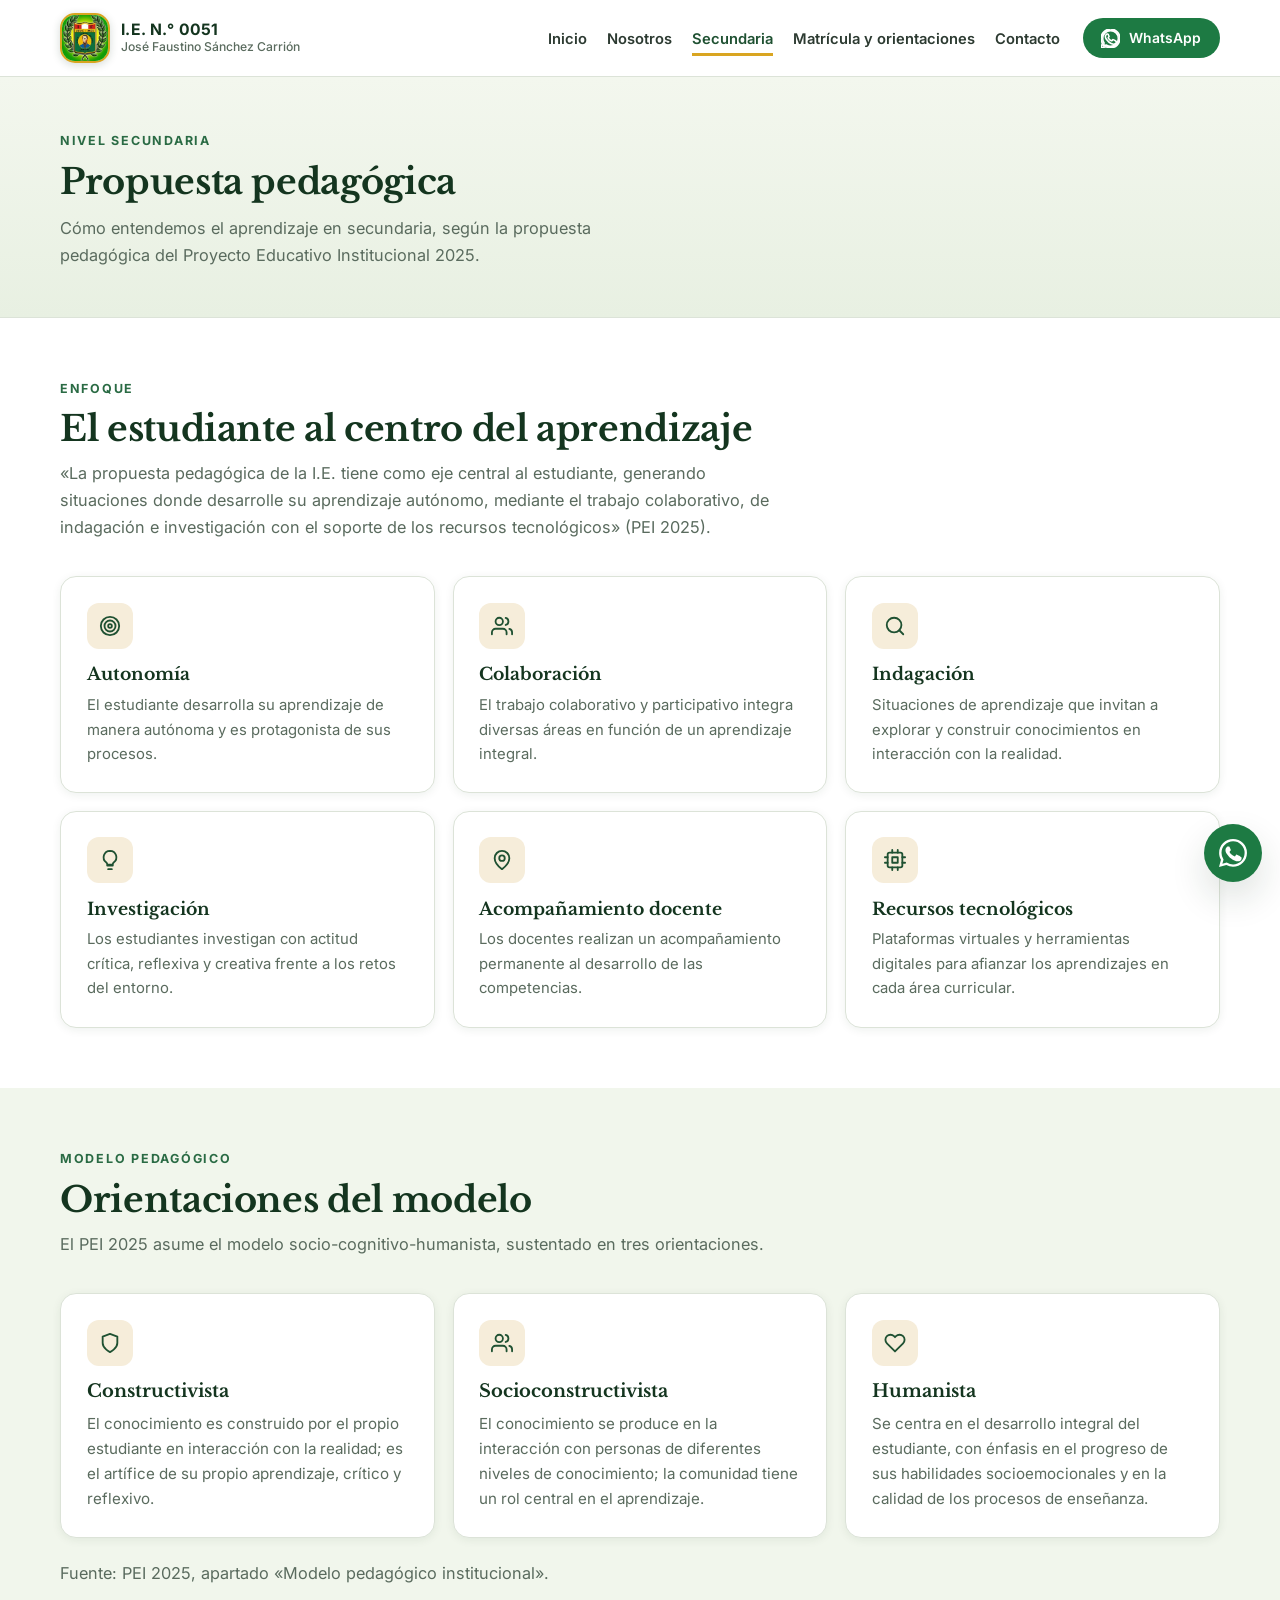
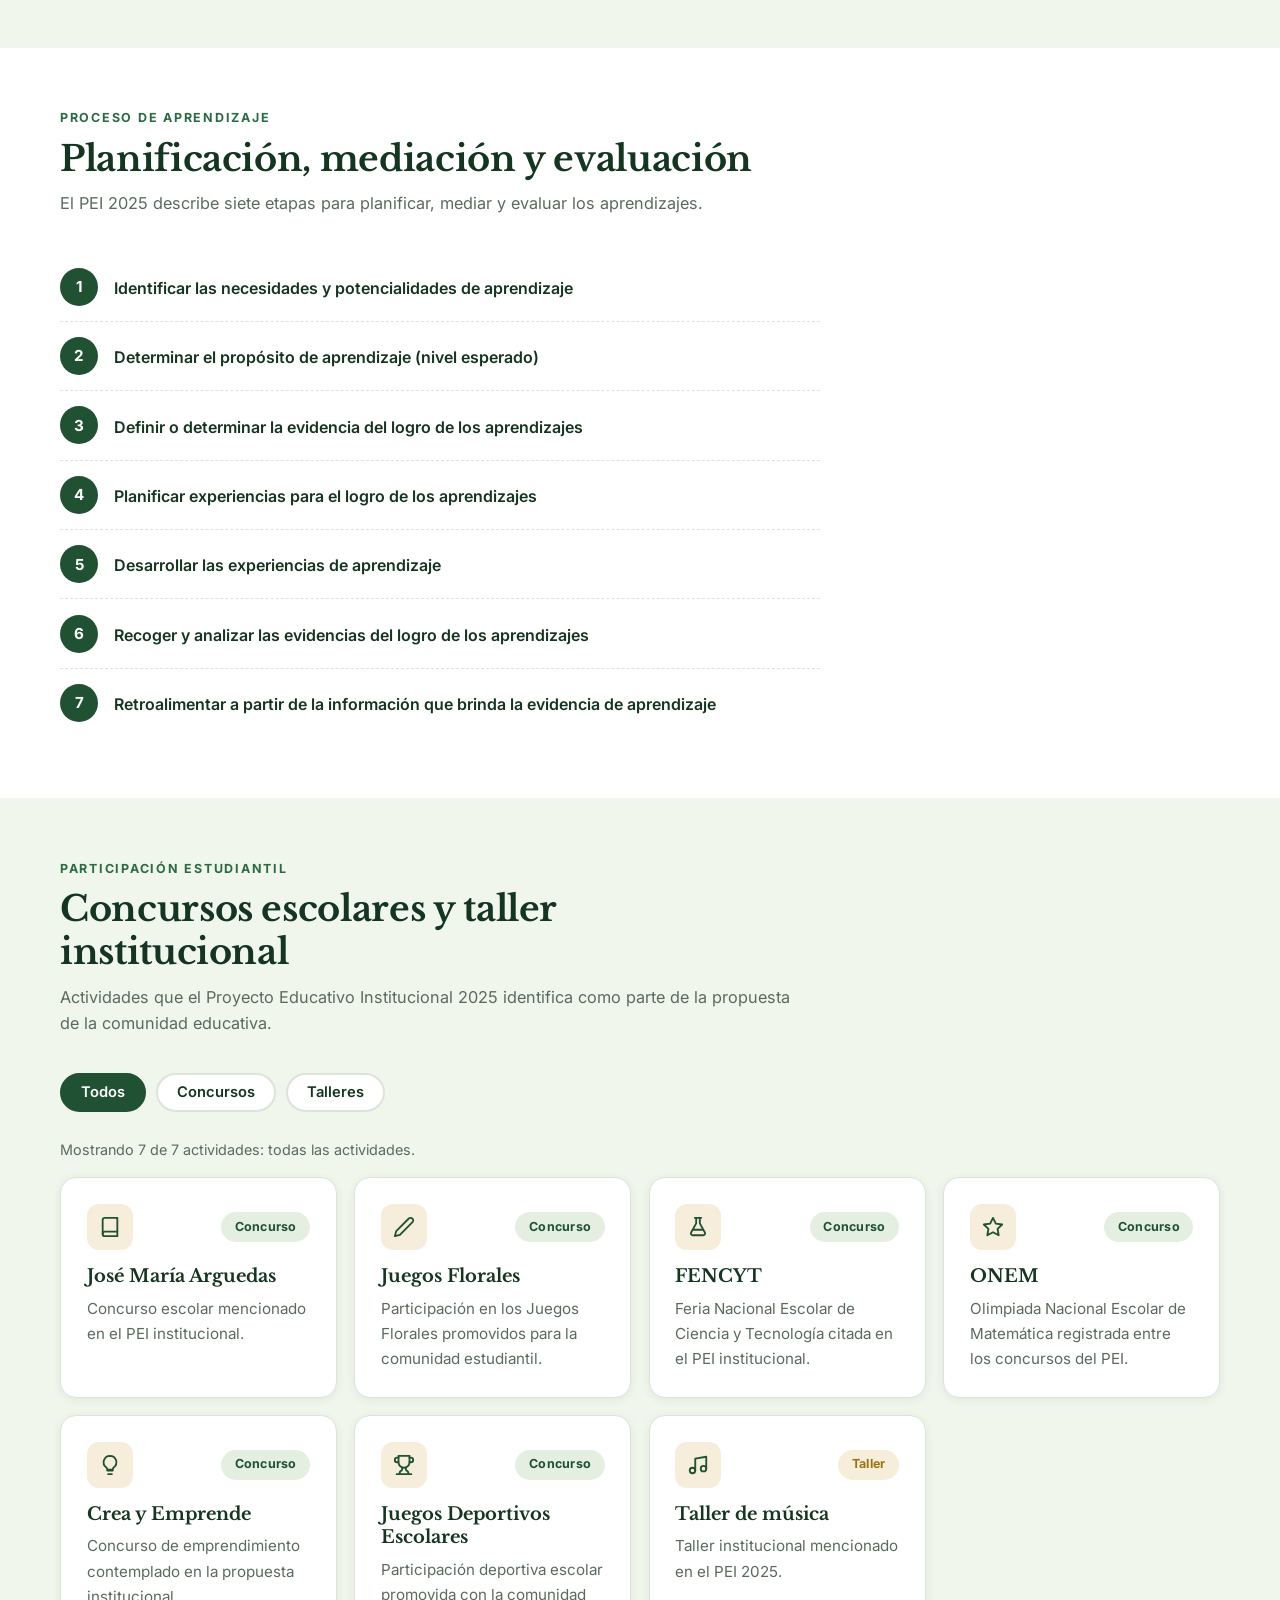
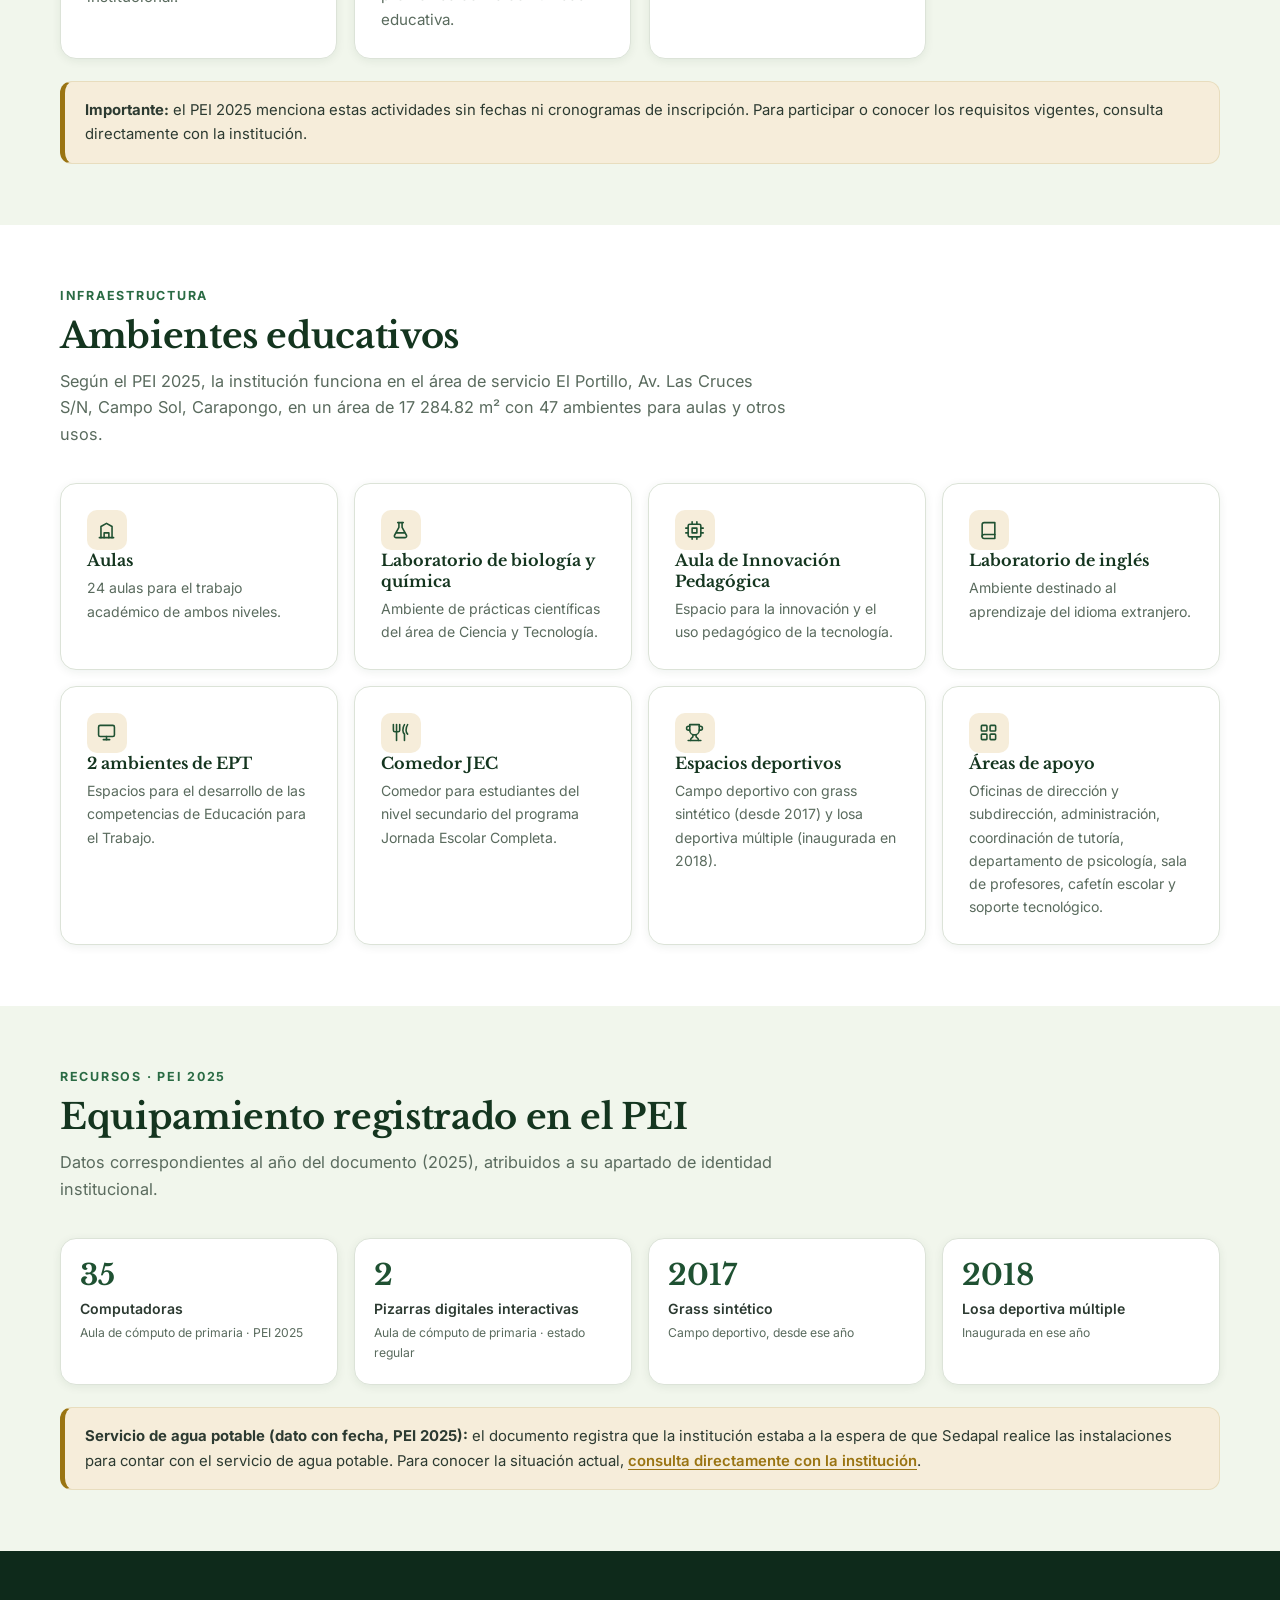
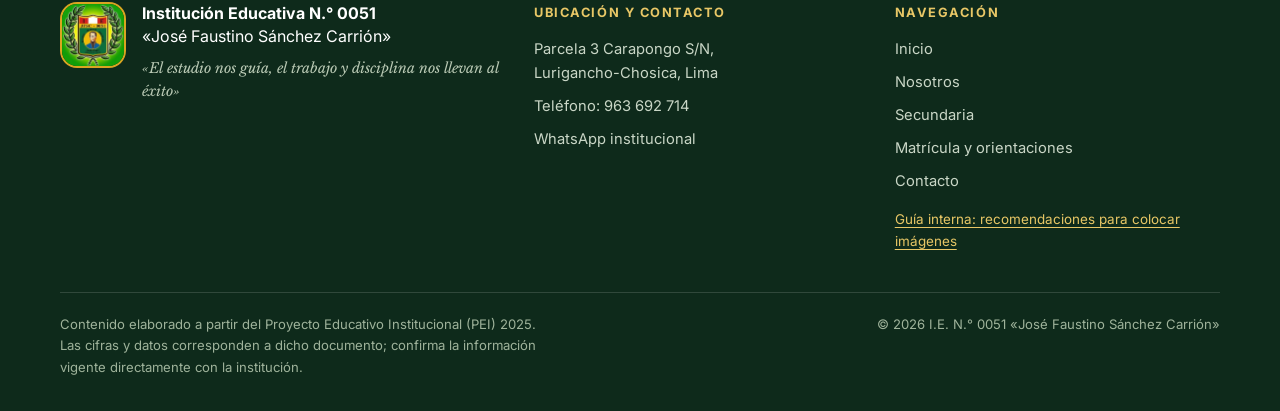
<file: secundaria/index.html>
<!DOCTYPE html>
<html lang="es">
<head>
  <meta charset="UTF-8">
  <meta name="viewport" content="width=device-width, initial-scale=1">
  <title>Secundaria | I.E. N.° 0051 «José Faustino Sánchez Carrión»</title>
  <meta name="description" content="Propuesta pedagógica del nivel secundaria de la I.E. N.° 0051 José Faustino Sánchez Carrión: modelo socio-cognitivo-humanista, etapas del aprendizaje, concursos, taller de música, ambientes y recursos según el PEI 2025.">
  <meta name="theme-color" content="#14351f">

  <meta property="og:type" content="website">
  <meta property="og:title" content="Nivel Secundaria — I.E. N.° 0051 «José Faustino Sánchez Carrión»">
  <meta property="og:description" content="Propuesta pedagógica, actividades, ambientes y recursos del nivel secundaria según el PEI 2025.">
  <meta property="og:locale" content="es_PE">

  <link rel="icon" type="image/jpeg" href="../images/escudo.jpg">
  <link rel="preconnect" href="https://fonts.googleapis.com">
  <link rel="preconnect" href="https://fonts.gstatic.com" crossorigin>
  <link href="https://fonts.googleapis.com/css2?family=Inter:wght@400;500;600;700&family=Libre+Baskerville:ital,wght@0,400;0,700;1,400&display=swap" rel="stylesheet">

  <link rel="stylesheet" href="../styles.css">
  <script src="../script.js" defer></script>

  <noscript>
    <style>.js [data-reveal] { opacity: 1 !important; transform: none !important; }</style>
  </noscript>
</head>
<body>
  <a class="skip-link" href="#contenido">Saltar al contenido principal</a>

  <header class="header" id="header">
    <div class="container header-inner">
      <a class="brand" href="../index.html">
        <img class="brand-escudo" src="../images/escudo.jpg" alt="" width="50" height="50">
        <span class="brand-text">
          <strong>I.E. N.° 0051</strong>
          <span>José Faustino Sánchez Carrión</span>
        </span>
      </a>

      <nav class="nav" id="nav" aria-label="Navegación principal">
        <ul class="nav-list">
          <li><a class="nav-link" href="../index.html">Inicio</a></li>
          <li><a class="nav-link" href="../nosotros/index.html">Nosotros</a></li>
          <li><a class="nav-link" aria-current="page" href="index.html">Secundaria</a></li>
          <li><a class="nav-link" href="../admision/index.html">Matrícula y orientaciones</a></li>
          <li><a class="nav-link" href="../contacto/index.html">Contacto</a></li>
        </ul>
        <a class="btn btn-wa btn-wa-nav" href="https://wa.me/51963692714?text=Hola%2C%20quisiera%20informaci%C3%B3n%20sobre%20la%20I.E.%20N.%C2%B0%200051%20Jos%C3%A9%20Faustino%20S%C3%A1nchez%20Carri%C3%B3n." target="_blank" rel="noopener">
          <svg class="icon" viewBox="0 0 24 24" aria-hidden="true"><path d="M17.472 14.382c-.297-.149-1.758-.867-2.03-.967-.273-.099-.471-.148-.67.15-.197.297-.767.966-.94 1.164-.173.199-.347.223-.644.075-.297-.15-1.255-.463-2.39-1.475-.883-.788-1.48-1.761-1.653-2.059-.173-.297-.018-.458.13-.606.134-.133.347-.347.52-.52.174-.174.232-.298.347-.497.115-.198.057-.371-.058-.52-.115-.148-.694-1.672-1.012-2.287-.28-.562-.565-.486-.77-.495-.2-.008-.428-.01-.656-.01-.228 0-.598.086-.911.432-.313.347-1.194 1.168-1.194 2.845 0 1.677 1.223 3.296 1.394 3.495.17.198 2.4 3.665 5.818 5.14.813.351 1.448.561 1.943.718.817.26 1.56.223 2.147.135.655-.098 2.016-.824 2.3-1.62.283-.797.283-1.48.198-1.623-.085-.144-.311-.232-.608-.38z"/><path d="M20.52 3.449C18.24 1.245 15.24 0 12.045 0 5.463 0 .104 5.334.101 11.893c0 2.096.549 4.14 1.595 5.945L0 24l6.305-1.654a11.9 11.9 0 0 0 5.71 1.447h.006c6.585 0 11.946-5.336 11.949-11.896a11.82 11.82 0 0 0-3.45-8.448ZM12.05 21.785h-.005a9.9 9.9 0 0 1-5.03-1.378l-.36-.214-3.741.981.999-3.648-.235-.374a9.86 9.86 0 0 1-1.51-5.26c.002-5.45 4.436-9.884 9.889-9.884a9.82 9.82 0 0 1 6.988 2.898 9.82 9.82 0 0 1 2.893 6.994c-.004 5.45-4.437 9.885-9.888 9.885Z"/></svg>
          WhatsApp
        </a>
      </nav>

      <button class="nav-toggle" id="nav-toggle" type="button" aria-expanded="false" aria-controls="nav" aria-label="Abrir menú">
        <span></span><span></span><span></span>
      </button>
    </div>
  </header>

  <main id="contenido">
    <section class="page-hero">
      <div class="container">
        <span class="eyebrow">Nivel secundaria</span>
        <h1>Propuesta pedagógica</h1>
        <p class="page-intro">
          Cómo entendemos el aprendizaje en secundaria, según la propuesta pedagógica del
          Proyecto Educativo Institucional 2025.
        </p>
      </div>
    </section>

    <!-- ============ ENFOQUE ============ -->
    <section class="section" aria-labelledby="titulo-enfoque">
      <div class="container">
        <div class="section-head" data-reveal>
          <span class="eyebrow">Enfoque</span>
          <h2 id="titulo-enfoque">El estudiante al centro del aprendizaje</h2>
          <p class="section-intro">
            «La propuesta pedagógica de la I.E. tiene como eje central al estudiante,
            generando situaciones donde desarrolle su aprendizaje autónomo, mediante el
            trabajo colaborativo, de indagación e investigación con el soporte de los
            recursos tecnológicos» (PEI 2025).
          </p>
        </div>

        <div class="grid grid-3" data-reveal>
          <div class="card info-card">
            <span class="icon-chip">
              <svg class="icon" viewBox="0 0 24 24" aria-hidden="true"><circle cx="12" cy="12" r="10"/><circle cx="12" cy="12" r="6"/><circle cx="12" cy="12" r="2"/></svg>
            </span>
            <h3>Autonomía</h3>
            <p>El estudiante desarrolla su aprendizaje de manera autónoma y es protagonista de sus procesos.</p>
          </div>
          <div class="card info-card">
            <span class="icon-chip">
              <svg class="icon" viewBox="0 0 24 24" aria-hidden="true"><path d="M17 21v-2a4 4 0 0 0-4-4H5a4 4 0 0 0-4 4v2"/><circle cx="9" cy="7" r="4"/><path d="M23 21v-2a4 4 0 0 0-3-3.87"/><path d="M16 3.13a4 4 0 0 1 0 7.75"/></svg>
            </span>
            <h3>Colaboración</h3>
            <p>El trabajo colaborativo y participativo integra diversas áreas en función de un aprendizaje integral.</p>
          </div>
          <div class="card info-card">
            <span class="icon-chip">
              <svg class="icon" viewBox="0 0 24 24" aria-hidden="true"><circle cx="11" cy="11" r="8"/><path d="m21 21-4.35-4.35"/></svg>
            </span>
            <h3>Indagación</h3>
            <p>Situaciones de aprendizaje que invitan a explorar y construir conocimientos en interacción con la realidad.</p>
          </div>
          <div class="card info-card">
            <span class="icon-chip">
              <svg class="icon" viewBox="0 0 24 24" aria-hidden="true"><path d="M9 18h6"/><path d="M10 22h4"/><path d="M12 2a7 7 0 0 0-4 12.7c.6.5 1 1.4 1 2.3h6c0-.9.4-1.8 1-2.3A7 7 0 0 0 12 2z"/></svg>
            </span>
            <h3>Investigación</h3>
            <p>Los estudiantes investigan con actitud crítica, reflexiva y creativa frente a los retos del entorno.</p>
          </div>
          <div class="card info-card">
            <span class="icon-chip">
              <svg class="icon" viewBox="0 0 24 24" aria-hidden="true"><path d="M20 10c0 6-8 12-8 12s-8-6-8-12a8 8 0 0 1 16 0Z"/><circle cx="12" cy="10" r="3"/></svg>
            </span>
            <h3>Acompañamiento docente</h3>
            <p>Los docentes realizan un acompañamiento permanente al desarrollo de las competencias.</p>
          </div>
          <div class="card info-card">
            <span class="icon-chip">
              <svg class="icon" viewBox="0 0 24 24" aria-hidden="true"><rect x="4" y="4" width="16" height="16" rx="2"/><rect x="9" y="9" width="6" height="6"/><path d="M9 1v3M15 1v3M9 20v3M15 20v3M1 9h3M1 15h3M20 9h3M20 15h3"/></svg>
            </span>
            <h3>Recursos tecnológicos</h3>
            <p>Plataformas virtuales y herramientas digitales para afianzar los aprendizajes en cada área curricular.</p>
          </div>
        </div>
      </div>
    </section>

    <!-- ============ ORIENTACIONES ============ -->
    <section class="section section--soft" aria-labelledby="titulo-orientaciones">
      <div class="container">
        <div class="section-head" data-reveal>
          <span class="eyebrow">Modelo pedagógico</span>
          <h2 id="titulo-orientaciones">Orientaciones del modelo</h2>
          <p class="section-intro">
            El PEI 2025 asume el modelo socio-cognitivo-humanista, sustentado en tres
            orientaciones.
          </p>
        </div>

        <div class="grid grid-3" data-reveal>
          <article class="card">
            <span class="icon-chip">
              <svg class="icon" viewBox="0 0 24 24" aria-hidden="true"><path d="M12 22s8-4 8-10V5l-8-3-8 3v7c0 6 8 10 8 10z"/></svg>
            </span>
            <h3>Constructivista</h3>
            <p>
              El conocimiento es construido por el propio estudiante en interacción con la
              realidad; es el artífice de su propio aprendizaje, crítico y reflexivo.
            </p>
          </article>
          <article class="card">
            <span class="icon-chip">
              <svg class="icon" viewBox="0 0 24 24" aria-hidden="true"><path d="M17 21v-2a4 4 0 0 0-4-4H5a4 4 0 0 0-4 4v2"/><circle cx="9" cy="7" r="4"/><path d="M23 21v-2a4 4 0 0 0-3-3.87"/><path d="M16 3.13a4 4 0 0 1 0 7.75"/></svg>
            </span>
            <h3>Socioconstructivista</h3>
            <p>
              El conocimiento se produce en la interacción con personas de diferentes niveles
              de conocimiento; la comunidad tiene un rol central en el aprendizaje.
            </p>
          </article>
          <article class="card">
            <span class="icon-chip">
              <svg class="icon" viewBox="0 0 24 24" aria-hidden="true"><path d="M20.84 4.61a5.5 5.5 0 0 0-7.78 0L12 5.67l-1.06-1.06a5.5 5.5 0 0 0-7.78 7.78l8.84 8.84 8.84-8.84a5.5 5.5 0 0 0 0-7.78z"/></svg>
            </span>
            <h3>Humanista</h3>
            <p>
              Se centra en el desarrollo integral del estudiante, con énfasis en el progreso
              de sus habilidades socioemocionales y en la calidad de los procesos de enseñanza.
            </p>
          </article>
        </div>
        <p class="section-intro" style="margin-top: 1.4rem;" data-reveal>
          Fuente: PEI 2025, apartado «Modelo pedagógico institucional».
        </p>
      </div>
    </section>

    <!-- ============ ETAPAS DEL PROCESO ============ -->
    <section class="section" aria-labelledby="titulo-etapas">
      <div class="container">
        <div class="section-head" data-reveal>
          <span class="eyebrow">Proceso de aprendizaje</span>
          <h2 id="titulo-etapas">Planificación, mediación y evaluación</h2>
          <p class="section-intro">
            El PEI 2025 describe siete etapas para planificar, mediar y evaluar los
            aprendizajes.
          </p>
        </div>

        <ol class="steps" data-reveal>
          <li class="step">
            <span class="step-num" aria-hidden="true">1</span>
            <h3>Identificar las necesidades y potencialidades de aprendizaje</h3>
          </li>
          <li class="step">
            <span class="step-num" aria-hidden="true">2</span>
            <h3>Determinar el propósito de aprendizaje (nivel esperado)</h3>
          </li>
          <li class="step">
            <span class="step-num" aria-hidden="true">3</span>
            <h3>Definir o determinar la evidencia del logro de los aprendizajes</h3>
          </li>
          <li class="step">
            <span class="step-num" aria-hidden="true">4</span>
            <h3>Planificar experiencias para el logro de los aprendizajes</h3>
          </li>
          <li class="step">
            <span class="step-num" aria-hidden="true">5</span>
            <h3>Desarrollar las experiencias de aprendizaje</h3>
          </li>
          <li class="step">
            <span class="step-num" aria-hidden="true">6</span>
            <h3>Recoger y analizar las evidencias del logro de los aprendizajes</h3>
          </li>
          <li class="step">
            <span class="step-num" aria-hidden="true">7</span>
            <h3>Retroalimentar a partir de la información que brinda la evidencia de aprendizaje</h3>
          </li>
        </ol>
      </div>
    </section>

    <!-- ============ ACTIVIDADES ============ -->
    <section class="section section--soft" id="actividades" aria-labelledby="titulo-actividades">
      <div class="container">
        <div class="section-head" data-reveal>
          <span class="eyebrow">Participación estudiantil</span>
          <h2 id="titulo-actividades">Concursos escolares y taller institucional</h2>
          <p class="section-intro">
            Actividades que el Proyecto Educativo Institucional 2025 identifica como parte
            de la propuesta de la comunidad educativa.
          </p>
        </div>

        <div class="filter-pills" role="group" aria-label="Filtrar actividades" data-reveal>
          <button class="filter-pill" type="button" data-filter="todos" aria-pressed="true">Todos</button>
          <button class="filter-pill" type="button" data-filter="concursos" aria-pressed="false">Concursos</button>
          <button class="filter-pill" type="button" data-filter="talleres" aria-pressed="false">Talleres</button>
        </div>

        <p class="acts-status" id="filtro-status" role="status">
          Mostrando 7 de 7 actividades: todas las actividades.
        </p>

        <ul class="acts-grid" data-reveal>
          <li class="card act-card" data-categoria="concursos">
            <div class="act-head">
              <span class="icon-chip">
                <svg class="icon" viewBox="0 0 24 24" aria-hidden="true"><path d="M4 19.5A2.5 2.5 0 0 1 6.5 17H20"/><path d="M6.5 2H20v20H6.5A2.5 2.5 0 0 1 4 19.5v-15A2.5 2.5 0 0 1 6.5 2z"/></svg>
              </span>
              <span class="badge">Concurso</span>
            </div>
            <h3>José María Arguedas</h3>
            <p>Concurso escolar mencionado en el PEI institucional.</p>
          </li>
          <li class="card act-card" data-categoria="concursos">
            <div class="act-head">
              <span class="icon-chip">
                <svg class="icon" viewBox="0 0 24 24" aria-hidden="true"><path d="M17 3a2.85 2.83 0 1 1 4 4L7.5 20.5 2 22l1.5-5.5Z"/></svg>
              </span>
              <span class="badge">Concurso</span>
            </div>
            <h3>Juegos Florales</h3>
            <p>Participación en los Juegos Florales promovidos para la comunidad estudiantil.</p>
          </li>
          <li class="card act-card" data-categoria="concursos">
            <div class="act-head">
              <span class="icon-chip">
                <svg class="icon" viewBox="0 0 24 24" aria-hidden="true"><path d="M10 2v6L4.5 18a2 2 0 0 0 1.8 3h11.4a2 2 0 0 0 1.8-3L14 8V2"/><path d="M8.5 2h7"/><path d="M7 15h10"/></svg>
              </span>
              <span class="badge">Concurso</span>
            </div>
            <h3>FENCYT</h3>
            <p>Feria Nacional Escolar de Ciencia y Tecnología citada en el PEI institucional.</p>
          </li>
          <li class="card act-card" data-categoria="concursos">
            <div class="act-head">
              <span class="icon-chip">
                <svg class="icon" viewBox="0 0 24 24" aria-hidden="true"><path d="M12 2l3.09 6.26L22 9.27l-5 4.87 1.18 6.88L12 17.77l-6.18 3.25L7 14.14 2 9.27l6.91-1.01z"/></svg>
              </span>
              <span class="badge">Concurso</span>
            </div>
            <h3>ONEM</h3>
            <p>Olimpiada Nacional Escolar de Matemática registrada entre los concursos del PEI.</p>
          </li>
          <li class="card act-card" data-categoria="concursos">
            <div class="act-head">
              <span class="icon-chip">
                <svg class="icon" viewBox="0 0 24 24" aria-hidden="true"><path d="M9 18h6"/><path d="M10 22h4"/><path d="M12 2a7 7 0 0 0-4 12.7c.6.5 1 1.4 1 2.3h6c0-.9.4-1.8 1-2.3A7 7 0 0 0 12 2z"/></svg>
              </span>
              <span class="badge">Concurso</span>
            </div>
            <h3>Crea y Emprende</h3>
            <p>Concurso de emprendimiento contemplado en la propuesta institucional.</p>
          </li>
          <li class="card act-card" data-categoria="concursos">
            <div class="act-head">
              <span class="icon-chip">
                <svg class="icon" viewBox="0 0 24 24" aria-hidden="true"><path d="M6 9H4.5a2.5 2.5 0 0 1 0-5H6"/><path d="M18 9h1.5a2.5 2.5 0 0 0 0-5H18"/><path d="M4 22h16"/><path d="M10 14.66V17c0 .55-.47.98-.97 1.21C7.85 18.75 7 20.24 7 22"/><path d="M14 14.66V17c0 .55.47.98.97 1.21C16.15 18.75 17 20.24 17 22"/><path d="M18 2H6v7a6 6 0 0 0 12 0V2Z"/></svg>
              </span>
              <span class="badge">Concurso</span>
            </div>
            <h3>Juegos Deportivos Escolares</h3>
            <p>Participación deportiva escolar promovida con la comunidad educativa.</p>
          </li>
          <li class="card act-card" data-categoria="talleres">
            <div class="act-head">
              <span class="icon-chip">
                <svg class="icon" viewBox="0 0 24 24" aria-hidden="true"><path d="M9 18V5l12-2v13"/><circle cx="6" cy="18" r="3"/><circle cx="18" cy="16" r="3"/></svg>
              </span>
              <span class="badge badge--gold">Taller</span>
            </div>
            <h3>Taller de música</h3>
            <p>Taller institucional mencionado en el PEI 2025.</p>
          </li>
        </ul>

        <div class="alert" role="note">
          <p>
            <strong>Importante:</strong> el PEI 2025 menciona estas actividades sin fechas ni
            cronogramas de inscripción. Para participar o conocer los requisitos vigentes,
            consulta directamente con la institución.
          </p>
        </div>
      </div>
    </section>

    <!-- ============ AMBIENTES ============ -->
    <section class="section" id="ambientes" aria-labelledby="titulo-ambientes">
      <div class="container">
        <div class="section-head" data-reveal>
          <span class="eyebrow">Infraestructura</span>
          <h2 id="titulo-ambientes">Ambientes educativos</h2>
          <p class="section-intro">
            Según el PEI 2025, la institución funciona en el área de servicio El Portillo,
            Av. Las Cruces S/N, Campo Sol, Carapongo, en un área de 17 284.82 m² con 47
            ambientes para aulas y otros usos.
          </p>
        </div>

        <ul class="env-grid" data-reveal>
          <li class="card env-card">
            <span class="icon-chip icon-chip--sm">
              <svg class="icon" viewBox="0 0 24 24" aria-hidden="true"><path d="M3 21h18"/><path d="M5 21V7l7-4 7 4v14"/><path d="M9 21v-6h6v6"/></svg>
            </span>
            <h3>Aulas</h3>
            <p>24 aulas para el trabajo académico de ambos niveles.</p>
          </li>
          <li class="card env-card">
            <span class="icon-chip icon-chip--sm">
              <svg class="icon" viewBox="0 0 24 24" aria-hidden="true"><path d="M10 2v6L4.5 18a2 2 0 0 0 1.8 3h11.4a2 2 0 0 0 1.8-3L14 8V2"/><path d="M8.5 2h7"/><path d="M7 15h10"/></svg>
            </span>
            <h3>Laboratorio de biología y química</h3>
            <p>Ambiente de prácticas científicas del área de Ciencia y Tecnología.</p>
          </li>
          <li class="card env-card">
            <span class="icon-chip icon-chip--sm">
              <svg class="icon" viewBox="0 0 24 24" aria-hidden="true"><rect x="4" y="4" width="16" height="16" rx="2"/><rect x="9" y="9" width="6" height="6"/><path d="M9 1v3M15 1v3M9 20v3M15 20v3M1 9h3M1 15h3M20 9h3M20 15h3"/></svg>
            </span>
            <h3>Aula de Innovación Pedagógica</h3>
            <p>Espacio para la innovación y el uso pedagógico de la tecnología.</p>
          </li>
          <li class="card env-card">
            <span class="icon-chip icon-chip--sm">
              <svg class="icon" viewBox="0 0 24 24" aria-hidden="true"><path d="M4 19.5A2.5 2.5 0 0 1 6.5 17H20"/><path d="M6.5 2H20v20H6.5A2.5 2.5 0 0 1 4 19.5v-15A2.5 2.5 0 0 1 6.5 2z"/></svg>
            </span>
            <h3>Laboratorio de inglés</h3>
            <p>Ambiente destinado al aprendizaje del idioma extranjero.</p>
          </li>
          <li class="card env-card">
            <span class="icon-chip icon-chip--sm">
              <svg class="icon" viewBox="0 0 24 24" aria-hidden="true"><rect x="2" y="3" width="20" height="14" rx="2"/><path d="M8 21h8"/><path d="M12 17v4"/></svg>
            </span>
            <h3>2 ambientes de EPT</h3>
            <p>Espacios para el desarrollo de las competencias de Educación para el Trabajo.</p>
          </li>
          <li class="card env-card">
            <span class="icon-chip icon-chip--sm">
              <svg class="icon" viewBox="0 0 24 24" aria-hidden="true"><path d="M3 2v7c0 1.1.9 2 2 2h4a2 2 0 0 0 2-2V2"/><path d="M7 2v20"/><path d="M17 2c-1.7 2.4-2 4.4-2 7 0 3 1 4 2 5v8"/><path d="M21 2c-1.7 2.4-2 4.4-2 7 0 3 1 4 2 5"/></svg>
            </span>
            <h3>Comedor JEC</h3>
            <p>Comedor para estudiantes del nivel secundario del programa Jornada Escolar Completa.</p>
          </li>
          <li class="card env-card">
            <span class="icon-chip icon-chip--sm">
              <svg class="icon" viewBox="0 0 24 24" aria-hidden="true"><path d="M6 9H4.5a2.5 2.5 0 0 1 0-5H6"/><path d="M18 9h1.5a2.5 2.5 0 0 0 0-5H18"/><path d="M4 22h16"/><path d="M10 14.66V17c0 .55-.47.98-.97 1.21C7.85 18.75 7 20.24 7 22"/><path d="M14 14.66V17c0 .55.47.98.97 1.21C16.15 18.75 17 20.24 17 22"/><path d="M18 2H6v7a6 6 0 0 0 12 0V2Z"/></svg>
            </span>
            <h3>Espacios deportivos</h3>
            <p>Campo deportivo con grass sintético (desde 2017) y losa deportiva múltiple (inaugurada en 2018).</p>
          </li>
          <li class="card env-card">
            <span class="icon-chip icon-chip--sm">
              <svg class="icon" viewBox="0 0 24 24" aria-hidden="true"><rect x="3" y="3" width="7" height="7" rx="1"/><rect x="14" y="3" width="7" height="7" rx="1"/><rect x="14" y="14" width="7" height="7" rx="1"/><rect x="3" y="14" width="7" height="7" rx="1"/></svg>
            </span>
            <h3>Áreas de apoyo</h3>
            <p>Oficinas de dirección y subdirección, administración, coordinación de tutoría, departamento de psicología, sala de profesores, cafetín escolar y soporte tecnológico.</p>
          </li>
        </ul>
      </div>
    </section>

    <!-- ============ RECURSOS 2025 ============ -->
    <section class="section section--soft" aria-labelledby="titulo-recursos">
      <div class="container">
        <div class="section-head" data-reveal>
          <span class="eyebrow">Recursos · PEI 2025</span>
          <h2 id="titulo-recursos">Equipamiento registrado en el PEI</h2>
          <p class="section-intro">
            Datos correspondientes al año del documento (2025), atribuidos a su apartado de
            identidad institucional.
          </p>
        </div>

        <ul class="mini-stats" data-reveal>
          <li class="mini">
            <strong>35</strong>
            <span>Computadoras</span>
            <small>Aula de cómputo de primaria · PEI 2025</small>
          </li>
          <li class="mini">
            <strong>2</strong>
            <span>Pizarras digitales interactivas</span>
            <small>Aula de cómputo de primaria · estado regular</small>
          </li>
          <li class="mini">
            <strong>2017</strong>
            <span>Grass sintético</span>
            <small>Campo deportivo, desde ese año</small>
          </li>
          <li class="mini">
            <strong>2018</strong>
            <span>Losa deportiva múltiple</span>
            <small>Inaugurada en ese año</small>
          </li>
        </ul>

        <div class="alert" role="note">
          <p>
            <strong>Servicio de agua potable (dato con fecha, PEI 2025):</strong> el documento
            registra que la institución estaba a la espera de que Sedapal realice las
            instalaciones para contar con el servicio de agua potable. Para conocer la
            situación actual, <a class="text-link" href="../contacto/index.html">consulta
            directamente con la institución</a>.
          </p>
        </div>
      </div>
    </section>
  </main>

  <footer class="footer">
    <div class="container footer-grid">
      <div class="footer-brand">
        <img class="footer-escudo" src="../images/escudo.jpg" alt="" width="66" height="66">
        <div>
          <p class="footer-name">
            <strong>Institución Educativa N.° 0051</strong><br>
            «José Faustino Sánchez Carrión»
          </p>
          <p class="footer-lema">«El estudio nos guía, el trabajo y disciplina nos llevan al éxito»</p>
        </div>
      </div>

      <nav aria-label="Ubicación y contacto (pie de página)">
        <h2 class="footer-title">Ubicación y contacto</h2>
        <ul class="footer-list">
          <li>Parcela 3 Carapongo S/N,<br>Lurigancho-Chosica, Lima</li>
          <li><a href="tel:+51963692714">Teléfono: 963 692 714</a></li>
          <li><a href="https://wa.me/51963692714" target="_blank" rel="noopener">WhatsApp institucional</a></li>
        </ul>
      </nav>

      <nav aria-label="Navegación del pie de página">
        <h2 class="footer-title">Navegación</h2>
        <ul class="footer-list">
          <li><a href="../index.html">Inicio</a></li>
          <li><a href="../nosotros/index.html">Nosotros</a></li>
          <li><a href="index.html">Secundaria</a></li>
          <li><a href="../admision/index.html">Matrícula y orientaciones</a></li>
          <li><a href="../contacto/index.html">Contacto</a></li>
        </ul>
        <a class="footer-guide-link" href="../guia-imagenes/index.html">Guía interna: recomendaciones para colocar imágenes</a>
      </nav>
    </div>

    <div class="container footer-bottom">
      <p>
        Contenido elaborado a partir del Proyecto Educativo Institucional (PEI) 2025.
        Las cifras y datos corresponden a dicho documento; confirma la información vigente
        directamente con la institución.
      </p>
      <p>© <span id="year">2026</span> I.E. N.° 0051 «José Faustino Sánchez Carrión»</p>
    </div>
  </footer>

  <a class="wa-fab" href="https://wa.me/51963692714?text=Hola%2C%20quisiera%20informaci%C3%B3n%20sobre%20la%20I.E.%20N.%C2%B0%200051%20Jos%C3%A9%20Faustino%20S%C3%A1nchez%20Carri%C3%B3n." target="_blank" rel="noopener" aria-label="Escríbenos por WhatsApp al 963 692 714">
    <svg viewBox="0 0 24 24" aria-hidden="true"><path d="M17.472 14.382c-.297-.149-1.758-.867-2.03-.967-.273-.099-.471-.148-.67.15-.197.297-.767.966-.94 1.164-.173.199-.347.223-.644.075-.297-.15-1.255-.463-2.39-1.475-.883-.788-1.48-1.761-1.653-2.059-.173-.297-.018-.458.13-.606.134-.133.347-.347.52-.52.174-.174.232-.298.347-.497.115-.198.057-.371-.058-.52-.115-.148-.694-1.672-1.012-2.287-.28-.562-.565-.486-.77-.495-.2-.008-.428-.01-.656-.01-.228 0-.598.086-.911.432-.313.347-1.194 1.168-1.194 2.845 0 1.677 1.223 3.296 1.394 3.495.17.198 2.4 3.665 5.818 5.14.813.351 1.448.561 1.943.718.817.26 1.56.223 2.147.135.655-.098 2.016-.824 2.3-1.62.283-.797.283-1.48.198-1.623-.085-.144-.311-.232-.608-.38z"/><path d="M20.52 3.449C18.24 1.245 15.24 0 12.045 0 5.463 0 .104 5.334.101 11.893c0 2.096.549 4.14 1.595 5.945L0 24l6.305-1.654a11.9 11.9 0 0 0 5.71 1.447h.006c6.585 0 11.946-5.336 11.949-11.896a11.82 11.82 0 0 0-3.45-8.448ZM12.05 21.785h-.005a9.9 9.9 0 0 1-5.03-1.378l-.36-.214-3.741.981.999-3.648-.235-.374a9.86 9.86 0 0 1-1.51-5.26c.002-5.45 4.436-9.884 9.889-9.884a9.82 9.82 0 0 1 6.988 2.898 9.82 9.82 0 0 1 2.893 6.994c-.004 5.45-4.437 9.885-9.888 9.885Z"/></svg>
  </a>
</body>
</html>
</file>
<file: styles.css>
/* ==========================================================================
   I.E. N.° 0051 "José Faustino Sánchez Carrión" — styles.css
   Identidad: verde oscuro + dorado sobre fondos neutros (PEI 2025)
   Estructura:
   1. Variables        2. Reset y base     3. Utilidades
   4. Botones y chips  5. Header/nav       6. Botón flotante WhatsApp
   7. Hero inicio      8. Secciones        9. Tarjetas y componentes
   10. Componentes de páginas          11. Formulario y mapa
   12. Pie de página   13. Animaciones     14. Responsive
   ========================================================================== */

/* 1. VARIABLES ----------------------------------------------------------- */
:root {
  --green-950: #0e2a1b;
  --green-900: #14351f;
  --green-800: #1f5132;
  --green-700: #2a6b44;
  --green-100: #dcebd9;
  --green-soft: #f1f6ec;
  --gold: #d9a521;
  --gold-strong: #9a7412;
  --gold-soft: #f6edda;
  --gold-light: #e8c766;
  --white: #ffffff;
  --text: #2c3a31;
  --muted: #5a6b5e;
  --border: #dce3d8;

  --font-body: "Inter", system-ui, -apple-system, "Segoe UI", Arial, sans-serif;
  --font-display: "Libre Baskerville", Georgia, "Times New Roman", serif;

  --radius: 16px;
  --radius-sm: 12px;
  --header-h: 76px;
  --container: 1160px;
  --speed: 0.22s ease;

  --shadow-sm: 0 2px 10px rgba(20, 53, 31, 0.07);
  --shadow-md: 0 16px 36px rgba(20, 53, 31, 0.14);

  --focus-light: #9a7412;  /* foco sobre fondos claros */
  --focus-dark: #e8c766;   /* foco sobre fondos oscuros */
}

/* 2. RESET Y BASE -------------------------------------------------------- */
*,
*::before,
*::after { box-sizing: border-box; }

* { margin: 0; padding: 0; }

html { scroll-padding-top: calc(var(--header-h) + 14px); }

@media (prefers-reduced-motion: no-preference) {
  html { scroll-behavior: smooth; }
}

body {
  font-family: var(--font-body);
  font-size: 1rem;
  line-height: 1.65;
  color: var(--text);
  background: var(--white);
  max-width: 100%;
  overflow-x: clip;
  -webkit-font-smoothing: antialiased;
}

img, svg, iframe { display: block; max-width: 100%; }

ul[class], ol[class] { list-style: none; }

a { color: var(--green-800); }
a:hover { color: var(--green-700); }

:focus-visible {
  outline: 3px solid var(--focus-light);
  outline-offset: 2px;
}
.hero-home :focus-visible,
.cta-band :focus-visible,
.footer :focus-visible { outline-color: var(--focus-dark); }

/* 3. UTILIDADES ---------------------------------------------------------- */
.container {
  width: min(var(--container), 100% - 2.5rem);
  margin-inline: auto;
}

.section { padding: 3.8rem 0; }
.section--soft { background: var(--green-soft); }
.section--dark {
  background: linear-gradient(115deg, var(--green-950), var(--green-800));
  color: #fff;
}

.section-head { max-width: 730px; margin-bottom: 2.2rem; }
.section-head h2,
.page-hero h1 {
  font-family: var(--font-display);
  color: var(--green-900);
  font-size: clamp(1.65rem, 3.2vw, 2.2rem);
  line-height: 1.22;
  letter-spacing: -0.01em;
}
.section--dark .section-head h2 { color: #fff; }
.section-intro { color: var(--muted); margin-top: 0.6rem; font-size: 1.02rem; }
.section--dark .section-intro { color: #d7e3d5; }

.eyebrow {
  display: block;
  font-weight: 700;
  font-size: 0.78rem;
  letter-spacing: 0.14em;
  text-transform: uppercase;
  color: var(--green-700);
  margin-bottom: 0.55rem;
}
.section--dark .eyebrow { color: var(--gold-light); }

.sr-only {
  position: absolute;
  width: 1px; height: 1px;
  padding: 0; margin: -1px;
  overflow: hidden;
  clip: rect(0 0 0 0);
  white-space: nowrap;
  border: 0;
}

.skip-link {
  position: absolute;
  left: -9999px; top: 0;
  z-index: 100;
  background: var(--green-900);
  color: #fff;
  font-weight: 600;
  padding: 0.75rem 1.2rem;
  border-radius: 0 0 12px 0;
}
.skip-link:focus { left: 0; color: #fff; }

.text-link { font-weight: 600; text-underline-offset: 3px; }

/* 4. BOTONES Y CHIPS ----------------------------------------------------- */
.btn {
  display: inline-flex;
  align-items: center;
  gap: 0.55rem;
  padding: 0.78rem 1.4rem;
  border-radius: 999px;
  border: 2px solid transparent;
  font-family: var(--font-body);
  font-weight: 600;
  font-size: 0.95rem;
  line-height: 1.2;
  text-decoration: none;
  cursor: pointer;
  transition: background var(--speed), color var(--speed),
              border-color var(--speed), transform var(--speed);
}
.btn:active { transform: translateY(1px); }
.btn .icon { width: 19px; height: 19px; flex: none; }

.btn-gold { background: var(--gold); color: #16261a; }
.btn-gold:hover { background: #c89418; color: #16261a; }

.btn-green { background: var(--green-800); color: #fff; }
.btn-green:hover { background: var(--green-700); color: #fff; }

.btn-wa { background: #1d7a43; color: #fff; }
.btn-wa:hover { background: #16693a; color: #fff; }

.btn-outline { border-color: var(--green-800); color: var(--green-800); background: transparent; }
.btn-outline:hover { background: var(--green-800); color: #fff; }

.btn-outline-light { border-color: rgba(255, 255, 255, 0.75); color: #fff; background: transparent; }
.btn-outline-light:hover { background: #fff; color: var(--green-900); }

.badge {
  display: inline-block;
  padding: 0.28rem 0.85rem;
  border-radius: 999px;
  background: #e4efe1;
  color: var(--green-800);
  font-size: 0.78rem;
  font-weight: 700;
  letter-spacing: 0.02em;
  white-space: nowrap;
}
.badge--gold { background: var(--gold-soft); color: var(--gold-strong); }

.icon-chip {
  width: 46px; height: 46px;
  flex: none;
  display: grid;
  place-items: center;
  background: var(--gold-soft);
  color: var(--green-800);
  border-radius: var(--radius-sm);
  margin-bottom: 0.9rem;
}
.icon-chip .icon { width: 22px; height: 22px; }
.icon-chip--sm {
  width: 40px; height: 40px;
  border-radius: 10px;
  margin-bottom: 0;
}
.icon-chip--sm .icon { width: 19px; height: 19px; }

.icon { width: 20px; height: 20px; fill: none; stroke: currentColor; stroke-width: 2; stroke-linecap: round; stroke-linejoin: round; }

/* 5. HEADER / NAVEGACIÓN ------------------------------------------------- */
.header {
  position: sticky;
  top: 0;
  z-index: 50;
  background: rgba(255, 255, 255, 0.97);
  border-bottom: 1px solid var(--border);
  backdrop-filter: blur(6px);
}
.header.is-scrolled { box-shadow: var(--shadow-sm); }

.header-inner {
  height: var(--header-h);
  display: flex;
  align-items: center;
  justify-content: space-between;
  gap: 1rem;
}

.brand {
  display: flex;
  align-items: center;
  gap: 0.7rem;
  text-decoration: none;
  min-width: 0;
}
.brand-escudo {
  width: 50px; height: 50px;
  flex: none;
  object-fit: cover;
  border-radius: 30%;
  border: 2px solid var(--gold);
  box-shadow: 0 2px 8px rgba(20, 53, 31, 0.18);
}
.brand-text { line-height: 1.2; min-width: 0; }
.brand-text strong {
  display: block;
  font-size: 0.98rem;
  color: var(--green-900);
  letter-spacing: 0.01em;
}
.brand-text span {
  display: block;
  font-size: 0.76rem;
  color: var(--muted);
  font-weight: 500;
}

.nav { display: flex; align-items: center; gap: 1.4rem; }
.nav-list { display: flex; align-items: center; gap: 1.25rem; }
.nav-link {
  font-weight: 600;
  font-size: 0.92rem;
  color: var(--text);
  text-decoration: none;
  padding: 0.35rem 0;
  border-bottom: 3px solid transparent;
  white-space: nowrap;
}
.nav-link:hover { color: var(--green-800); }
.nav-link[aria-current="page"] {
  color: var(--green-800);
  border-bottom-color: var(--gold);
}

.btn-wa-nav { padding: 0.55rem 1.05rem; font-size: 0.87rem; }

.nav-toggle {
  display: none;
  flex-direction: column;
  gap: 5px;
  background: transparent;
  border: 0;
  padding: 0.6rem;
  border-radius: 10px;
  cursor: pointer;
}
.nav-toggle span {
  width: 24px; height: 2.5px;
  background: var(--green-900);
  border-radius: 2px;
  transition: transform var(--speed), opacity var(--speed);
}
.nav-open .nav-toggle span:nth-child(1) { transform: translateY(7.5px) rotate(45deg); }
.nav-open .nav-toggle span:nth-child(2) { opacity: 0; }
.nav-open .nav-toggle span:nth-child(3) { transform: translateY(-7.5px) rotate(-45deg); }

/* 6. BOTÓN FLOTANTE WHATSAPP --------------------------------------------- */
.wa-fab {
  position: fixed;
  right: 1.1rem;
  bottom: 1.1rem;
  z-index: 40;
  width: 58px; height: 58px;
  border-radius: 50%;
  background: #1d7a43;
  color: #fff;
  display: grid;
  place-items: center;
  box-shadow: var(--shadow-md);
  transition: transform var(--speed), background var(--speed);
}
.wa-fab:hover { transform: scale(1.06); background: #16693a; color: #fff; }
.wa-fab svg { width: 28px; height: 28px; fill: #fff; stroke: none; }

/* 7. HERO INICIO --------------------------------------------------------- */
.hero-home {
  position: relative;
  color: #fff;
  padding: clamp(4rem, 9vw, 7rem) 0 clamp(4.5rem, 9vw, 7.5rem);
  background:
    linear-gradient(100deg,
      rgba(14, 42, 27, 0.97) 0%,
      rgba(17, 46, 29, 0.92) 45%,
      rgba(20, 53, 31, 0.66) 75%,
      rgba(20, 53, 31, 0.5) 100%),
    url("images/formacion.jpg") center 40% / cover no-repeat;
}
.hero-eyebrow {
  color: var(--gold-light);
  font-weight: 700;
  font-size: 0.82rem;
  letter-spacing: 0.16em;
  text-transform: uppercase;
  margin-bottom: 1rem;
}
.hero-title {
  font-family: var(--font-display);
  font-weight: 400;
  font-size: clamp(2rem, 5vw, 3.2rem);
  line-height: 1.18;
  letter-spacing: -0.01em;
  max-width: 24ch;
}
.hero-title .gold { color: var(--gold-light); }
.hero-lema {
  margin-top: 1.4rem;
  border-left: 4px solid var(--gold);
  padding-left: 1.1rem;
  font-family: var(--font-display);
  font-style: italic;
  font-size: clamp(1.05rem, 2vw, 1.25rem);
  color: #f3efd9;
  max-width: 44ch;
}
.hero-text {
  margin-top: 1.3rem;
  color: #e3ebe1;
  max-width: 60ch;
  font-size: 1.02rem;
}
.hero-actions {
  margin-top: 2.1rem;
  display: flex;
  flex-wrap: wrap;
  gap: 0.9rem;
}

/* 8. PÁGINA: PORTADA DE SECCIÓN ------------------------------------------ */
.page-hero {
  background: linear-gradient(180deg, #f3f7ee, #e8f0e2);
  border-bottom: 1px solid var(--border);
  padding: 3.4rem 0 3rem;
}
.page-intro { color: var(--muted); margin-top: 0.7rem; max-width: 62ch; font-size: 1.02rem; }

/* 9. TARJETAS Y COMPONENTES ---------------------------------------------- */
.card {
  background: var(--white);
  border: 1px solid var(--border);
  border-radius: var(--radius);
  padding: 1.6rem;
  box-shadow: var(--shadow-sm);
}
.card h3 {
  font-family: var(--font-display);
  color: var(--green-900);
  font-size: 1.12rem;
  line-height: 1.3;
}
.card p { color: var(--muted); font-size: 0.95rem; margin-top: 0.45rem; }

.grid { display: grid; gap: 1.1rem; }
.grid-2 { grid-template-columns: repeat(2, minmax(0, 1fr)); }
.grid-3 { grid-template-columns: repeat(3, minmax(0, 1fr)); }
.grid-4 { grid-template-columns: repeat(4, minmax(0, 1fr)); }

/* Cifras institucionales */
.stats-grid { display: grid; grid-template-columns: repeat(4, minmax(0, 1fr)); gap: 1.1rem; }
.stat-card {
  background: var(--white);
  border: 1px solid var(--border);
  border-radius: var(--radius);
  padding: 1.5rem 1.4rem;
  box-shadow: var(--shadow-sm);
}
.stat-figure {
  font-family: var(--font-display);
  font-size: clamp(2rem, 4vw, 2.5rem);
  color: var(--green-800);
  line-height: 1.1;
}
.stat-label { color: var(--text); font-weight: 600; font-size: 0.95rem; margin-top: 0.35rem; }
.stat-note { color: var(--muted); font-size: 0.78rem; margin-top: 0.25rem; }

/* Avisos (notas de fuente y advertencias) */
.alert {
  margin-top: 1.4rem;
  background: var(--gold-soft);
  border: 1px solid #e8ddbe;
  border-left: 5px solid var(--gold-strong);
  border-radius: var(--radius-sm);
  padding: 1rem 1.25rem;
  font-size: 0.93rem;
  color: var(--text);
}
.alert a { color: var(--gold-strong); }
.alert p + p { margin-top: 0.5rem; }

/* Tarjetas de acceso rápido */
.quick-card {
  display: block;
  background: var(--white);
  border: 1px solid var(--border);
  border-radius: var(--radius);
  padding: 1.6rem;
  text-decoration: none;
  box-shadow: var(--shadow-sm);
  transition: transform var(--speed), box-shadow var(--speed);
}
.quick-card:hover { transform: translateY(-3px); box-shadow: var(--shadow-md); }
.quick-card h3 { color: var(--green-900); font-size: 1.12rem; margin-top: 0.2rem; }
.quick-card p { color: var(--muted); font-size: 0.94rem; margin: 0.4rem 0 0.8rem; }
.quick-more {
  display: inline-flex;
  align-items: center;
  gap: 0.4rem;
  font-weight: 600;
  font-size: 0.9rem;
  color: var(--green-800);
}
.quick-more .icon { width: 16px; height: 16px; }
.quick-card:hover .quick-more { color: var(--green-700); }

/* Valores */
.values-list { display: flex; flex-wrap: wrap; gap: 0.7rem; }
.value-chip {
  font-family: var(--font-body);
  font-weight: 600;
  font-size: 0.95rem;
  color: var(--green-900);
  background: var(--white);
  border: 2px solid var(--border);
  border-radius: 999px;
  padding: 0.62rem 1.25rem;
  cursor: pointer;
  transition: background var(--speed), color var(--speed), border-color var(--speed);
}
.value-chip:hover { border-color: var(--green-700); }
.value-chip[aria-pressed="true"] {
  background: var(--green-800);
  border-color: var(--green-800);
  color: #fff;
  box-shadow: 0 6px 16px rgba(31, 81, 50, 0.28);
}
.value-status {
  margin-top: 1.15rem;
  font-weight: 500;
  color: var(--green-900);
  min-height: 1.5rem;
}
.value-chip--static {
  cursor: default;
  border-color: var(--green-100);
  background: var(--white);
}
.value-chip--static:hover { border-color: var(--green-100); }

/* Banda de llamada a la acción */
.cta-inner {
  display: flex;
  align-items: center;
  justify-content: space-between;
  flex-wrap: wrap;
  gap: 1.4rem;
}
.cta-inner h2 {
  font-family: var(--font-display);
  font-weight: 400;
  font-size: clamp(1.5rem, 3vw, 2rem);
  line-height: 1.25;
}
.cta-inner p { color: #d7e3d5; margin-top: 0.4rem; max-width: 52ch; }
.cta-actions { display: flex; flex-wrap: wrap; gap: 0.8rem; }

/* 10. COMPONENTES DE PÁGINAS --------------------------------------------- */
/* Misión y visión */
.mv-card blockquote {
  margin-top: 0.9rem;
  color: var(--text);
  font-size: 0.97rem;
}
.quote-source {
  display: block;
  margin-top: 0.8rem;
  font-size: 0.8rem;
  color: var(--muted);
  font-style: normal;
}
.mv-head { display: flex; align-items: center; gap: 0.8rem; }
.mv-head h3 { font-size: 1.2rem; }
.mv-head .icon-chip { margin-bottom: 0; }

/* Principios */
.principios-grid { display: grid; grid-template-columns: repeat(auto-fit, minmax(230px, 1fr)); gap: 0.9rem; }
.principio {
  display: flex;
  align-items: flex-start;
  gap: 0.65rem;
  background: var(--white);
  border: 1px solid var(--border);
  border-radius: var(--radius-sm);
  padding: 0.95rem 1.05rem;
}
.principio .icon { color: var(--green-700); flex: none; margin-top: 3px; width: 18px; height: 18px; }
.principio strong { display: block; color: var(--green-900); font-size: 0.95rem; }
.principio span { display: block; color: var(--muted); font-size: 0.85rem; margin-top: 0.15rem; }

/* Línea de tiempo */
.timeline { border-left: 3px solid var(--green-100); padding-left: 1.7rem; margin-left: 0.3rem; }
.timeline-item { position: relative; padding-bottom: 1.9rem; }
.timeline-item:last-child { padding-bottom: 0.2rem; }
.timeline-item::before {
  content: "";
  position: absolute;
  left: calc(-1.7rem - 8.5px);
  top: 0.35rem;
  width: 14px; height: 14px;
  border-radius: 50%;
  background: var(--gold);
  border: 3px solid #fff;
  box-shadow: 0 0 0 3px var(--green-100);
}
.timeline-year {
  display: inline-block;
  background: var(--green-800);
  color: #fff;
  font-weight: 700;
  font-size: 0.82rem;
  padding: 0.3rem 0.8rem;
  border-radius: 999px;
  letter-spacing: 0.02em;
}
.timeline-item h3 {
  font-family: var(--font-display);
  color: var(--green-900);
  font-size: 1.08rem;
  margin: 0.55rem 0 0.25rem;
}
.timeline-item p { color: var(--muted); font-size: 0.95rem; max-width: 64ch; }

/* Equipo directivo */
.team-grid { display: grid; grid-template-columns: repeat(4, minmax(0, 1fr)); gap: 1.1rem; }
.team-card { text-align: center; }
.team-avatar {
  width: 74px; height: 74px;
  margin: 0 auto 0.85rem;
  border-radius: 50%;
  background: var(--green-100);
  color: var(--green-800);
  border: 2px solid var(--gold);
  display: grid;
  place-items: center;
  font-family: var(--font-display);
  font-size: 1.35rem;
}
.team-name { color: var(--green-900); font-size: 1.02rem; }
.team-role { color: var(--muted); font-size: 0.87rem; margin-top: 0.3rem; }

/* Organización */
.org-grid { display: grid; grid-template-columns: repeat(auto-fit, minmax(250px, 1fr)); gap: 0.85rem; }
.org-item {
  display: flex;
  align-items: flex-start;
  gap: 0.65rem;
  background: var(--white);
  border: 1px solid var(--border);
  border-radius: var(--radius-sm);
  padding: 0.95rem 1.05rem;
  font-size: 0.93rem;
  color: var(--text);
}
.org-item .icon { color: var(--green-700); flex: none; margin-top: 3px; width: 18px; height: 18px; }

/* Etapas del proceso */
.steps { max-width: 760px; }
.step {
  display: flex;
  align-items: flex-start;
  gap: 1rem;
  padding: 0.95rem 0;
  border-bottom: 1px dashed var(--border);
}
.step:last-child { border-bottom: 0; }
.step-num {
  flex: none;
  width: 38px; height: 38px;
  border-radius: 50%;
  background: var(--green-800);
  color: #fff;
  font-weight: 700;
  font-size: 0.95rem;
  display: grid;
  place-items: center;
}
.step h3 {
  font-family: var(--font-body);
  font-weight: 600;
  font-size: 1rem;
  color: var(--green-900);
  padding-top: 0.45rem;
}

/* Actividades: filtro y tarjetas */
.filter-pills { display: flex; flex-wrap: wrap; gap: 0.6rem; margin: 1.5rem 0 1.6rem; }
.filter-pill {
  font-family: var(--font-body);
  font-weight: 600;
  font-size: 0.92rem;
  color: var(--green-900);
  background: var(--white);
  border: 2px solid var(--border);
  border-radius: 999px;
  padding: 0.55rem 1.2rem;
  cursor: pointer;
  transition: background var(--speed), color var(--speed), border-color var(--speed);
}
.filter-pill:hover { border-color: var(--green-700); }
.filter-pill[aria-pressed="true"] {
  background: var(--green-800);
  border-color: var(--green-800);
  color: #fff;
}
.acts-status { font-size: 0.9rem; color: var(--muted); margin-bottom: 1rem; }
.acts-grid { display: grid; grid-template-columns: repeat(auto-fit, minmax(255px, 1fr)); gap: 1.1rem; }
.act-card.is-hidden { display: none; }
.act-head { display: flex; align-items: center; justify-content: space-between; gap: 0.8rem; margin-bottom: 0.95rem; }
.act-head .icon-chip { margin-bottom: 0; }

/* Ambientes */
.env-grid { display: grid; grid-template-columns: repeat(auto-fit, minmax(235px, 1fr)); gap: 1rem; }
.env-card h3 { font-size: 1rem; }
.env-card p { font-size: 0.88rem; margin-top: 0.35rem; }

/* Recursos */
.mini-stats { display: grid; grid-template-columns: repeat(4, minmax(0, 1fr)); gap: 1rem; }
.mini {
  background: var(--white);
  border: 1px solid var(--border);
  border-radius: var(--radius);
  padding: 1.3rem 1.2rem;
  box-shadow: var(--shadow-sm);
}
.mini strong {
  display: block;
  font-family: var(--font-display);
  font-size: 1.8rem;
  color: var(--green-800);
  line-height: 1.15;
}
.mini span { display: block; color: var(--text); font-size: 0.88rem; font-weight: 600; margin-top: 0.3rem; }
.mini small { display: block; color: var(--muted); font-size: 0.76rem; margin-top: 0.15rem; }

/* Tarjetas informativas (niveles, turnos, JEC, orientaciones) */
.info-card h3 { font-size: 1.08rem; }
.info-card p { font-size: 0.93rem; }

/* 11. FAQ, CONTACTO, FORMULARIO Y MAPA ------------------------------------ */
.faq { max-width: 780px; display: grid; gap: 0.8rem; }
.faq-item {
  background: var(--white);
  border: 1px solid var(--border);
  border-radius: var(--radius-sm);
  box-shadow: var(--shadow-sm);
}
.faq-item summary {
  list-style: none;
  cursor: pointer;
  display: flex;
  align-items: center;
  justify-content: space-between;
  gap: 1rem;
  padding: 1.05rem 1.3rem;
  font-weight: 600;
  color: var(--green-900);
}
.faq-item summary::-webkit-details-marker { display: none; }
.faq-item summary .icon { flex: none; transition: transform var(--speed); color: var(--green-700); }
.faq-item[open] summary .icon { transform: rotate(180deg); }
.faq-item[open] summary { border-bottom: 1px solid var(--border); }
.faq-a { padding: 1rem 1.3rem 1.25rem; color: var(--text); font-size: 0.95rem; }
.faq-a p + p { margin-top: 0.5rem; }

.contact-grid { display: grid; grid-template-columns: minmax(0, 1.05fr) minmax(0, 0.95fr); gap: 1.4rem; align-items: start; }
.contact-line {
  display: flex;
  align-items: flex-start;
  gap: 0.85rem;
  padding: 0.85rem 0;
  border-bottom: 1px dashed var(--border);
}
.contact-line:last-of-type { border-bottom: 0; }
.contact-line strong { display: block; color: var(--green-900); font-size: 0.98rem; }
.contact-line span { display: block; color: var(--muted); font-size: 0.9rem; margin-top: 0.15rem; }
.contact-line small { display: block; color: var(--muted); font-size: 0.8rem; margin-top: 0.3rem; }
.contact-actions { display: flex; flex-wrap: wrap; gap: 0.7rem; margin-top: 1rem; }

.map-wrap { margin-top: 1.3rem; border: 1px solid var(--border); border-radius: var(--radius); overflow: hidden; box-shadow: var(--shadow-sm); }
.map-wrap iframe { width: 100%; height: 330px; border: 0; }
.map-link { display: inline-block; margin-top: 0.6rem; font-size: 0.9rem; font-weight: 600; }

.form-card { padding: 1.8rem; }
.form-note {
  background: var(--green-soft);
  border: 1px solid var(--border);
  border-radius: var(--radius-sm);
  padding: 0.85rem 1rem;
  font-size: 0.88rem;
  color: var(--text);
  margin-bottom: 1.2rem;
}
.form-grid { display: grid; gap: 1rem; }
.field label { display: block; font-weight: 600; font-size: 0.9rem; color: var(--green-900); margin-bottom: 0.35rem; }
.field label .req { color: var(--gold-strong); }
.field input,
.field select,
.field textarea {
  width: 100%;
  padding: 0.72rem 0.9rem;
  border: 1.5px solid var(--border);
  border-radius: 10px;
  font: inherit;
  color: var(--text);
  background: #fbfcfa;
  transition: border-color var(--speed), box-shadow var(--speed);
}
.field textarea { resize: vertical; min-height: 120px; }
.field input:focus,
.field select:focus,
.field textarea:focus {
  outline: none;
  border-color: var(--green-700);
  box-shadow: 0 0 0 3px rgba(42, 107, 68, 0.16);
}
.field input[aria-invalid="true"],
.field textarea[aria-invalid="true"] { border-color: #b3261e; }
.field-hint { font-size: 0.8rem; color: var(--muted); margin-top: 0.3rem; }
.error-msg { display: none; color: #b3261e; font-size: 0.8rem; margin-top: 0.3rem; font-weight: 600; }
.error-msg.show { display: block; }
.form-actions { margin-top: 0.4rem; }
.form-success {
  display: none;
  margin-top: 1rem;
  background: #e4efe1;
  border: 1px solid var(--green-100);
  border-radius: var(--radius-sm);
  padding: 0.85rem 1rem;
  font-size: 0.9rem;
  color: var(--green-900);
}
.form-success.show { display: block; }

/* Guía de imágenes */
.guide-list { display: grid; gap: 0.7rem; margin-top: 0.8rem; }
.guide-list li {
  position: relative;
  padding-left: 1.7rem;
  color: var(--text);
  font-size: 0.95rem;
}
.guide-list li::before {
  content: "✓";
  position: absolute;
  left: 0;
  top: 0;
  color: var(--green-700);
  font-weight: 700;
}
.guide-code {
  font-family: Consolas, "Courier New", monospace;
  font-size: 0.84em;
  background: #f4f7f2;
  border: 1px solid var(--border);
  border-radius: 6px;
  padding: 0.1rem 0.4rem;
  white-space: nowrap;
}

/* 12. PIE DE PÁGINA ------------------------------------------------------- */
.footer { background: var(--green-950); color: #c9d6c6; padding: 3.2rem 0 2rem; }
.footer-grid { display: grid; grid-template-columns: 1.35fr 1fr 1fr; gap: 2.2rem; }
.footer-brand { display: flex; gap: 1rem; align-items: flex-start; }
.footer-escudo {
  width: 66px; height: 66px;
  flex: none;
  object-fit: cover;
  border-radius: 26%;
  border: 2px solid var(--gold);
}
.footer-name { color: #fff; font-size: 1rem; line-height: 1.4; }
.footer-lema {
  margin-top: 0.6rem;
  font-family: var(--font-display);
  font-style: italic;
  font-size: 0.88rem;
  color: #b9c9b4;
}
.footer-title {
  color: var(--gold-light);
  font-size: 0.8rem;
  font-weight: 700;
  text-transform: uppercase;
  letter-spacing: 0.12em;
  margin-bottom: 0.85rem;
}
.footer-list { display: grid; gap: 0.55rem; font-size: 0.92rem; }
.footer-list a { color: #c9d6c6; text-decoration: none; }
.footer-list a:hover { color: #fff; text-decoration: underline; text-underline-offset: 3px; }
.footer-guide-link {
  margin-top: 0.9rem;
  display: inline-block;
  font-size: 0.84rem;
  color: var(--gold-light);
  text-decoration: underline;
  text-underline-offset: 3px;
}
.footer-guide-link:hover { color: #fff; }
.footer-bottom {
  margin-top: 2.4rem;
  padding-top: 1.3rem;
  border-top: 1px solid rgba(255, 255, 255, 0.14);
  display: flex;
  justify-content: space-between;
  flex-wrap: wrap;
  gap: 0.8rem;
  font-size: 0.82rem;
  color: #9fb39b;
}
.footer-bottom p { max-width: 60ch; }

/* 13. ANIMACIONES --------------------------------------------------------- */
.js [data-reveal] { opacity: 0; transform: translateY(14px); transition: opacity 0.55s ease, transform 0.55s ease; }
.js [data-reveal].is-visible { opacity: 1; transform: none; }

@media (prefers-reduced-motion: reduce) {
  .js [data-reveal] { opacity: 1 !important; transform: none !important; transition: none !important; }
  *, *::before, *::after { animation: none !important; scroll-behavior: auto !important; }
}

/* 14. RESPONSIVE ---------------------------------------------------------- */
@media (max-width: 1020px) {
  .contact-grid { grid-template-columns: 1fr; }
  .footer-grid { grid-template-columns: 1fr 1fr; }
}

@media (max-width: 900px) {
  .nav-toggle { display: inline-flex; }
  .nav {
    display: none;
    position: absolute;
    inset-inline: 0;
    top: 100%;
    flex-direction: column;
    align-items: stretch;
    gap: 0.4rem;
    background: #fff;
    border-bottom: 1px solid var(--border);
    box-shadow: var(--shadow-md);
    padding: 1rem 1.4rem 1.3rem;
  }
  .nav-open .nav { display: flex; }
  .nav-list { flex-direction: column; align-items: stretch; gap: 0.15rem; }
  .nav-link {
    display: block;
    padding: 0.7rem 0.4rem;
    border-bottom: 1px solid var(--green-soft);
    font-size: 1rem;
  }
  .nav-link[aria-current="page"] { border-bottom-color: var(--green-soft); border-left: 4px solid var(--gold); padding-left: 0.7rem; }
  .btn-wa-nav { justify-content: center; margin-top: 0.5rem; }

  .grid-3, .grid-4 { grid-template-columns: repeat(2, minmax(0, 1fr)); }
  .stats-grid { grid-template-columns: repeat(2, minmax(0, 1fr)); }
  .team-grid { grid-template-columns: repeat(2, minmax(0, 1fr)); }
  .mini-stats { grid-template-columns: repeat(2, minmax(0, 1fr)); }
  .mv-grid { grid-template-columns: 1fr; }

  .hero-home {
    background:
      linear-gradient(100deg,
        rgba(14, 42, 27, 0.95) 0%,
        rgba(17, 46, 29, 0.9) 55%,
        rgba(20, 53, 31, 0.72) 100%),
      url("images/formacion.jpg") center 30% / cover no-repeat;
  }
}

@media (max-width: 620px) {
  .section { padding: 2.9rem 0; }
  .container { width: min(var(--container), 100% - 2.2rem); }
  .grid-2, .grid-3, .grid-4 { grid-template-columns: 1fr; }
  .stats-grid, .team-grid, .mini-stats { grid-template-columns: 1fr; }
  .hero-actions .btn { width: 100%; justify-content: center; }
  .cta-actions .btn { width: 100%; justify-content: center; }
  .footer-grid { grid-template-columns: 1fr; gap: 1.7rem; }
  .footer-brand { flex-direction: column; }
  .map-wrap iframe { height: 260px; }
  .wa-fab { right: 0.9rem; bottom: 0.9rem; width: 54px; height: 54px; }
  .contact-actions .btn { flex: 1 1 100%; justify-content: center; }
}

@media print {
  .header, .wa-fab, .nav-toggle, .skip-link { display: none !important; }
  .section { padding: 1.5rem 0; }
}
</file>
